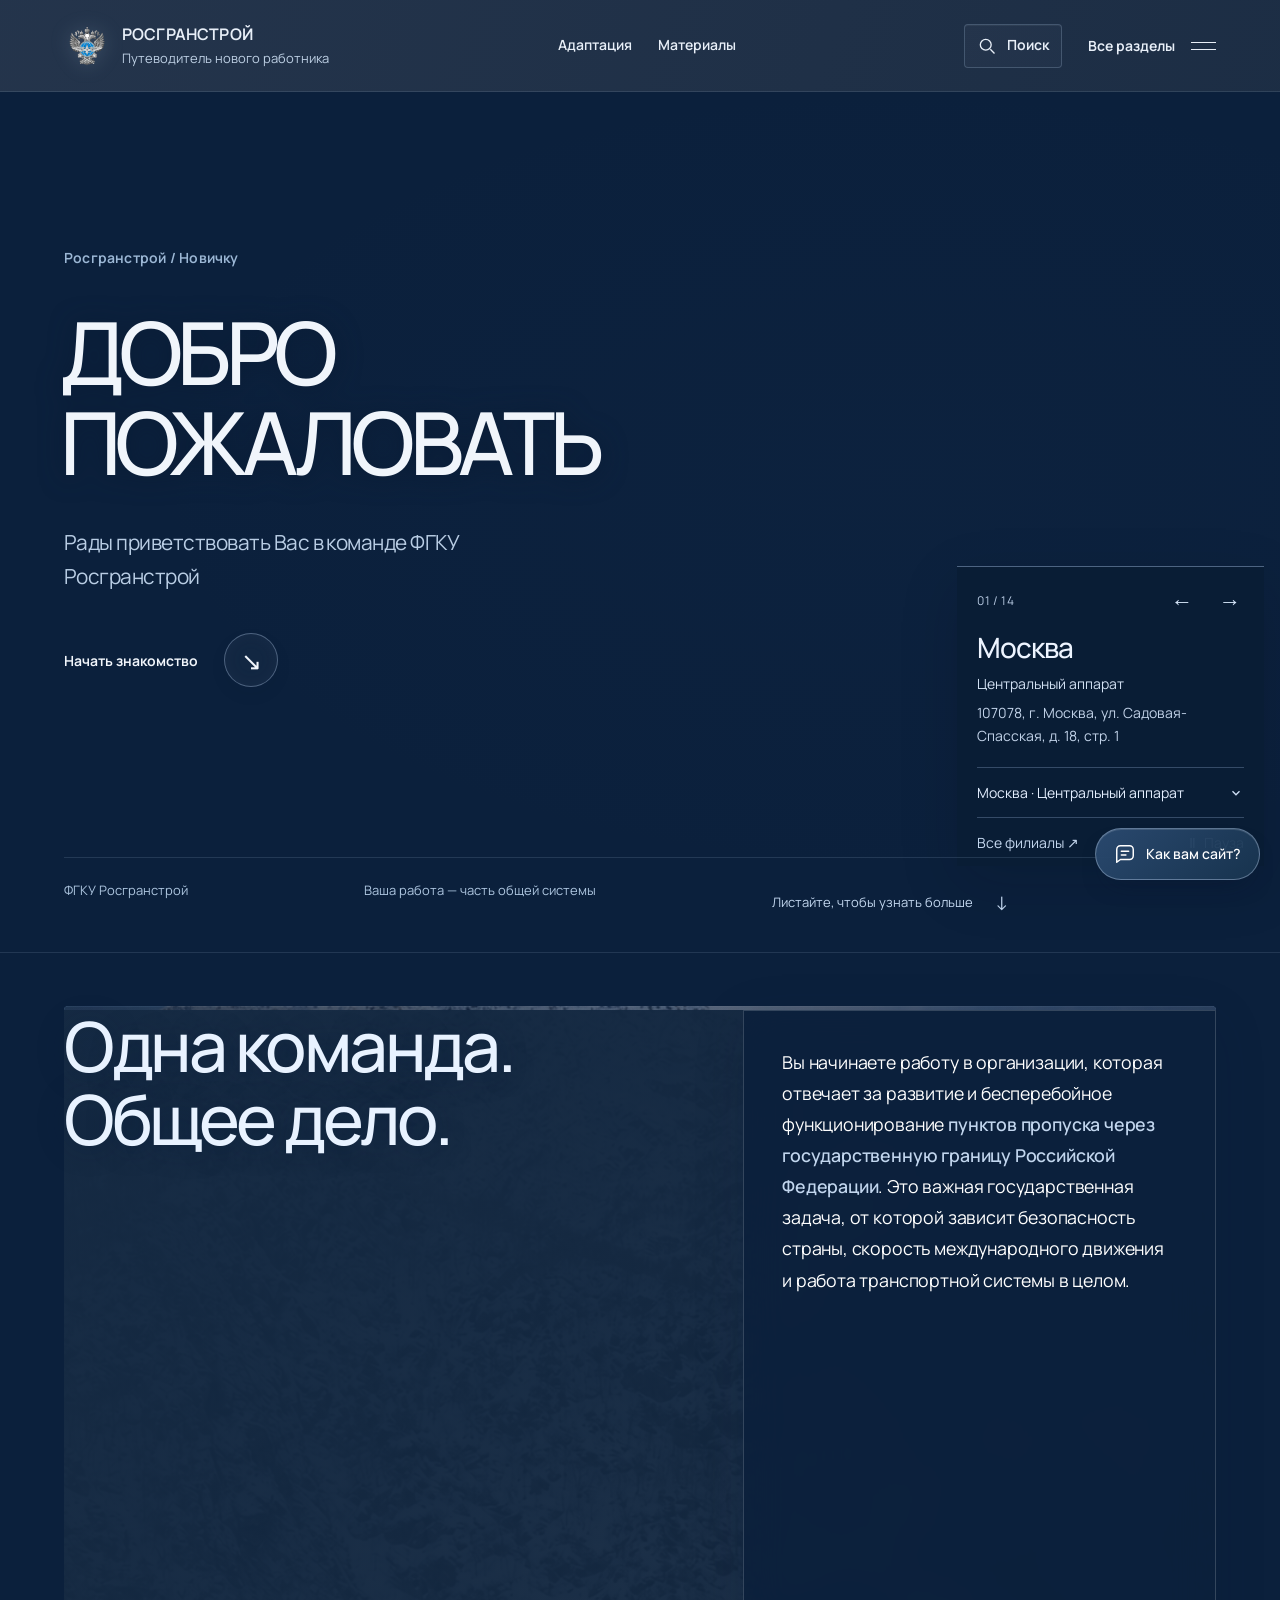
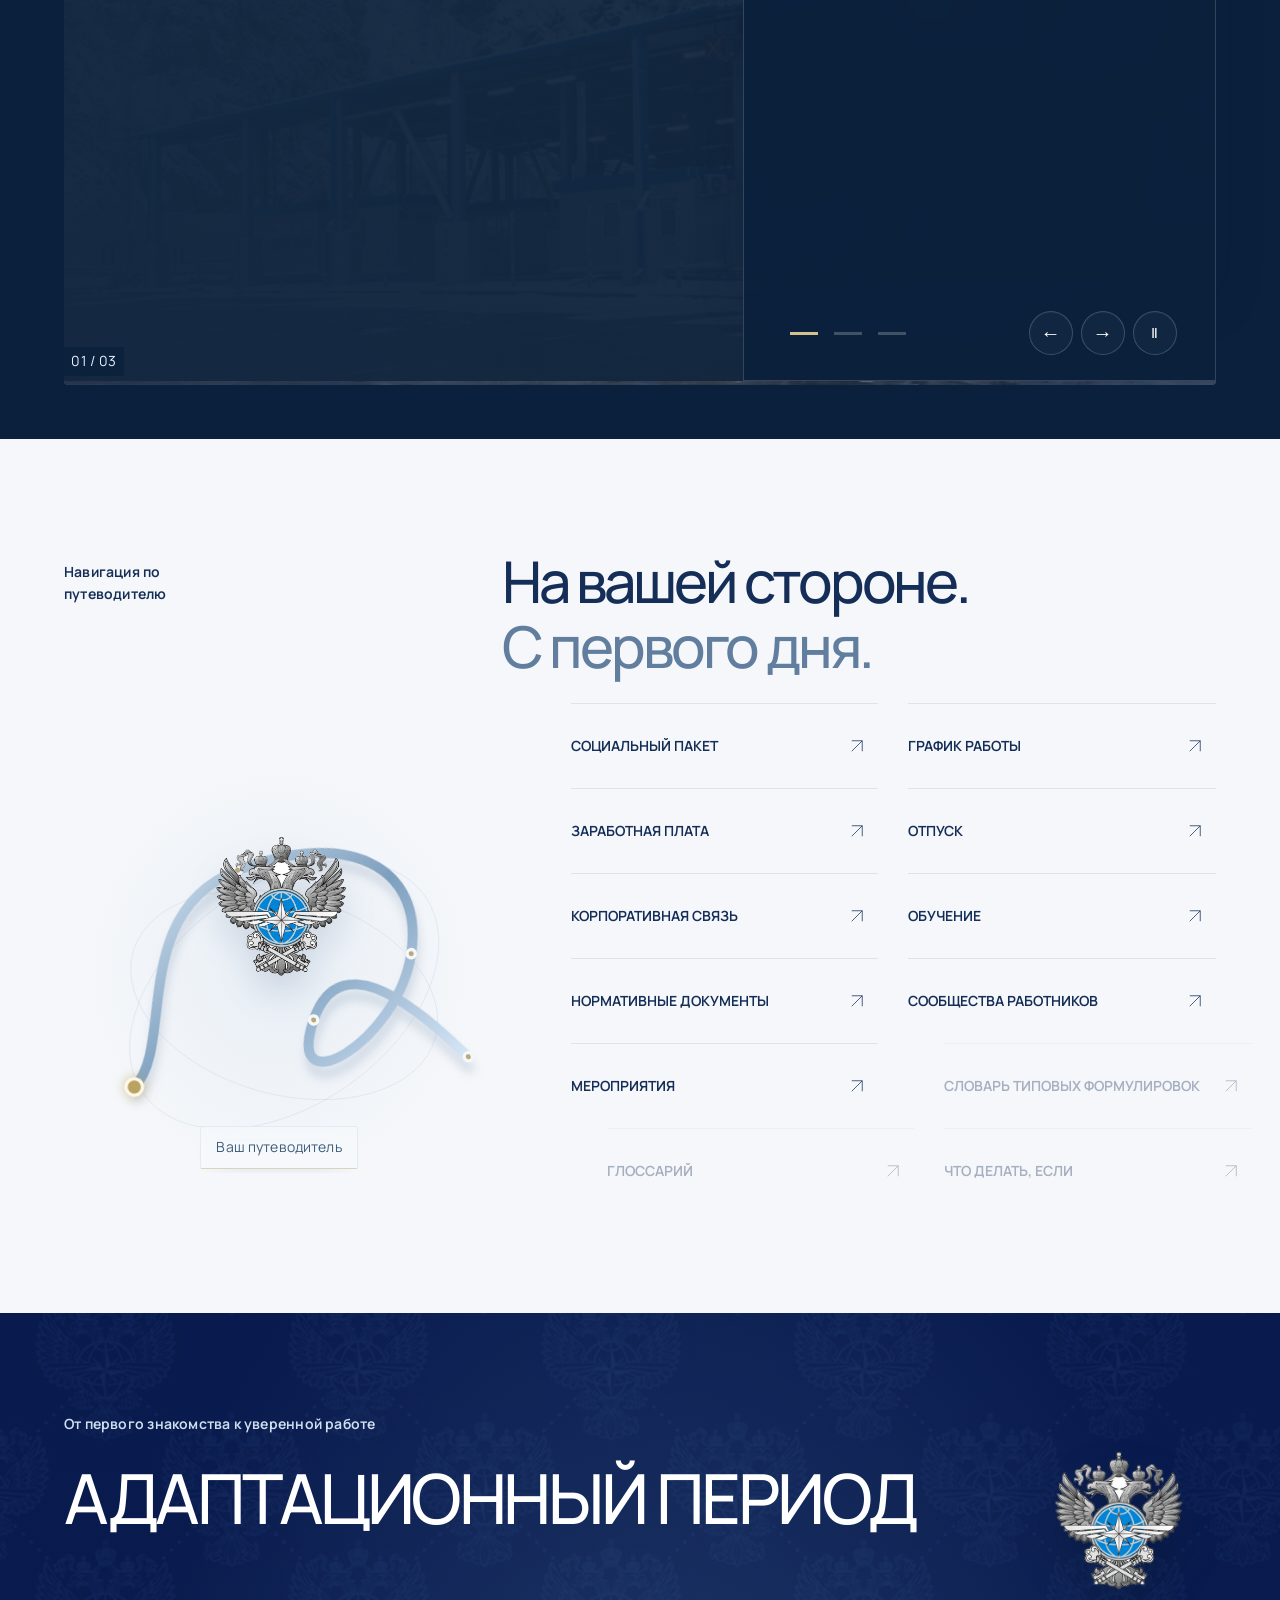
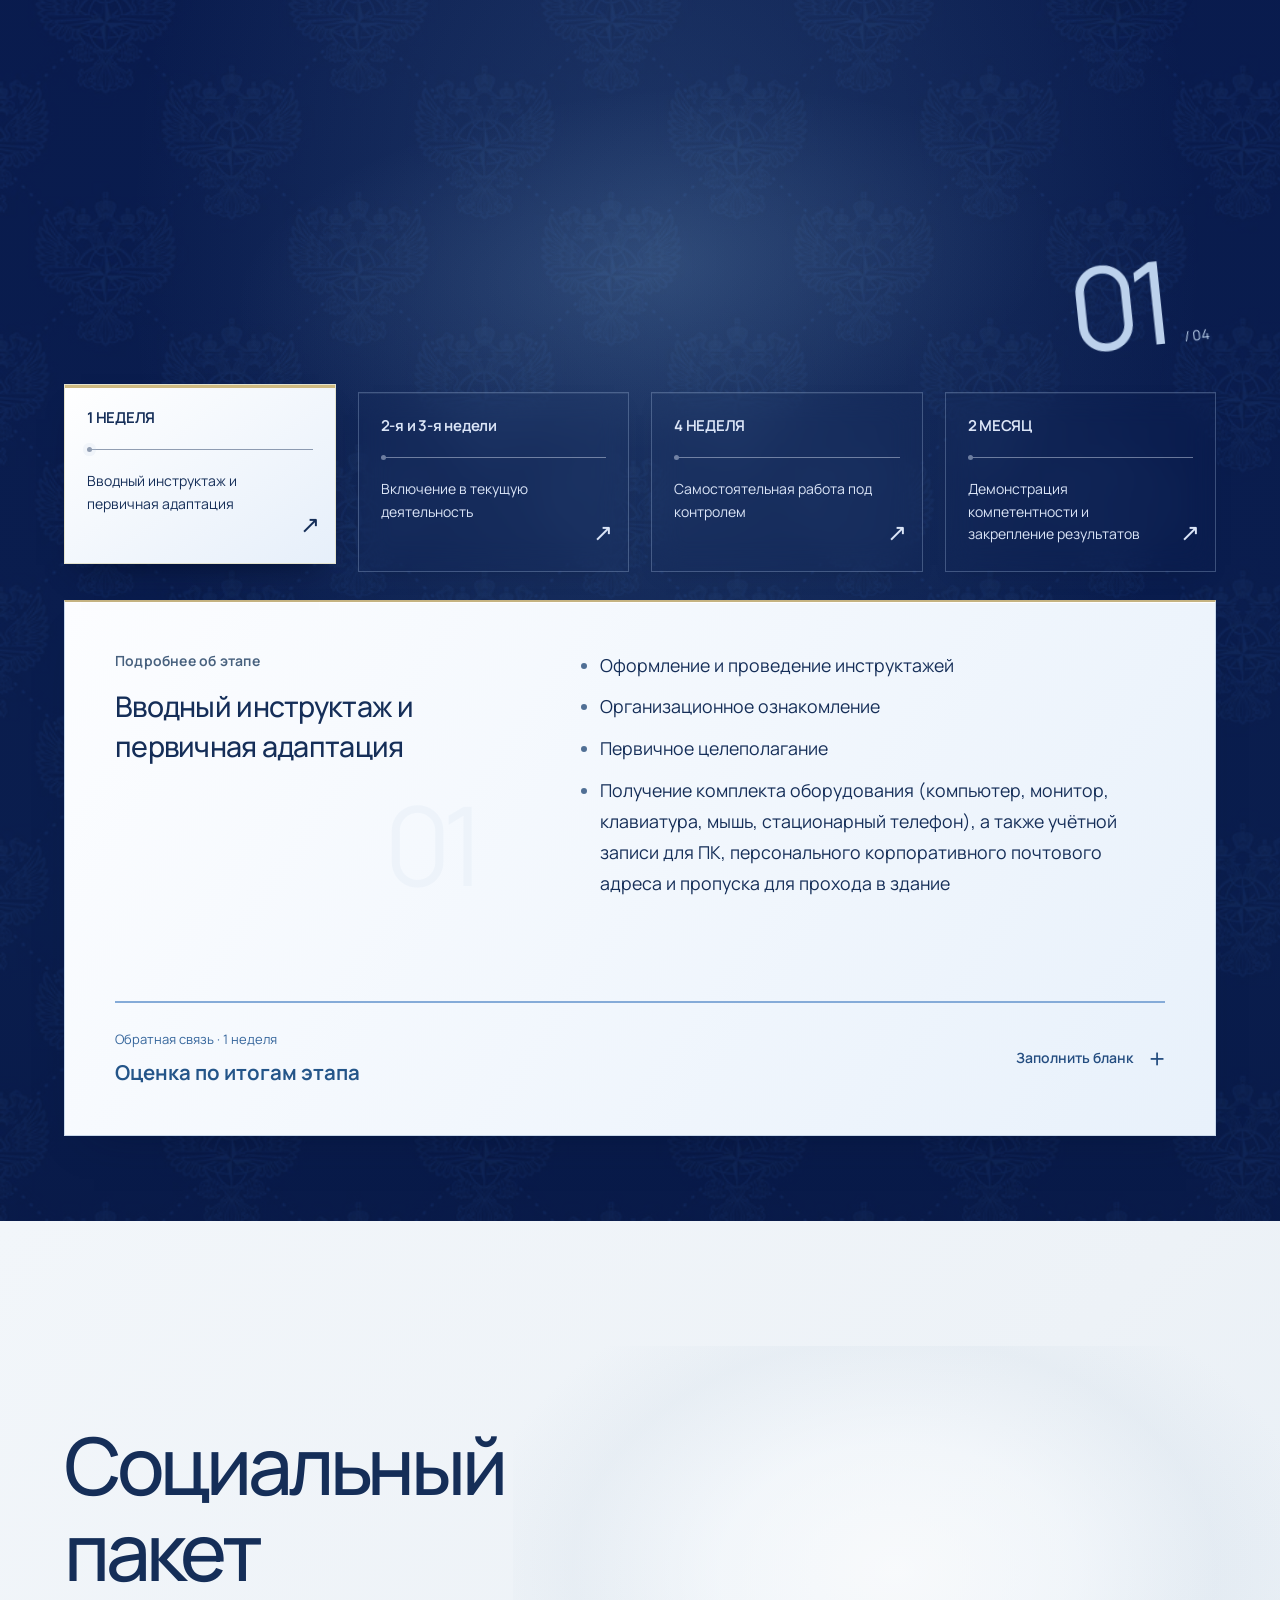
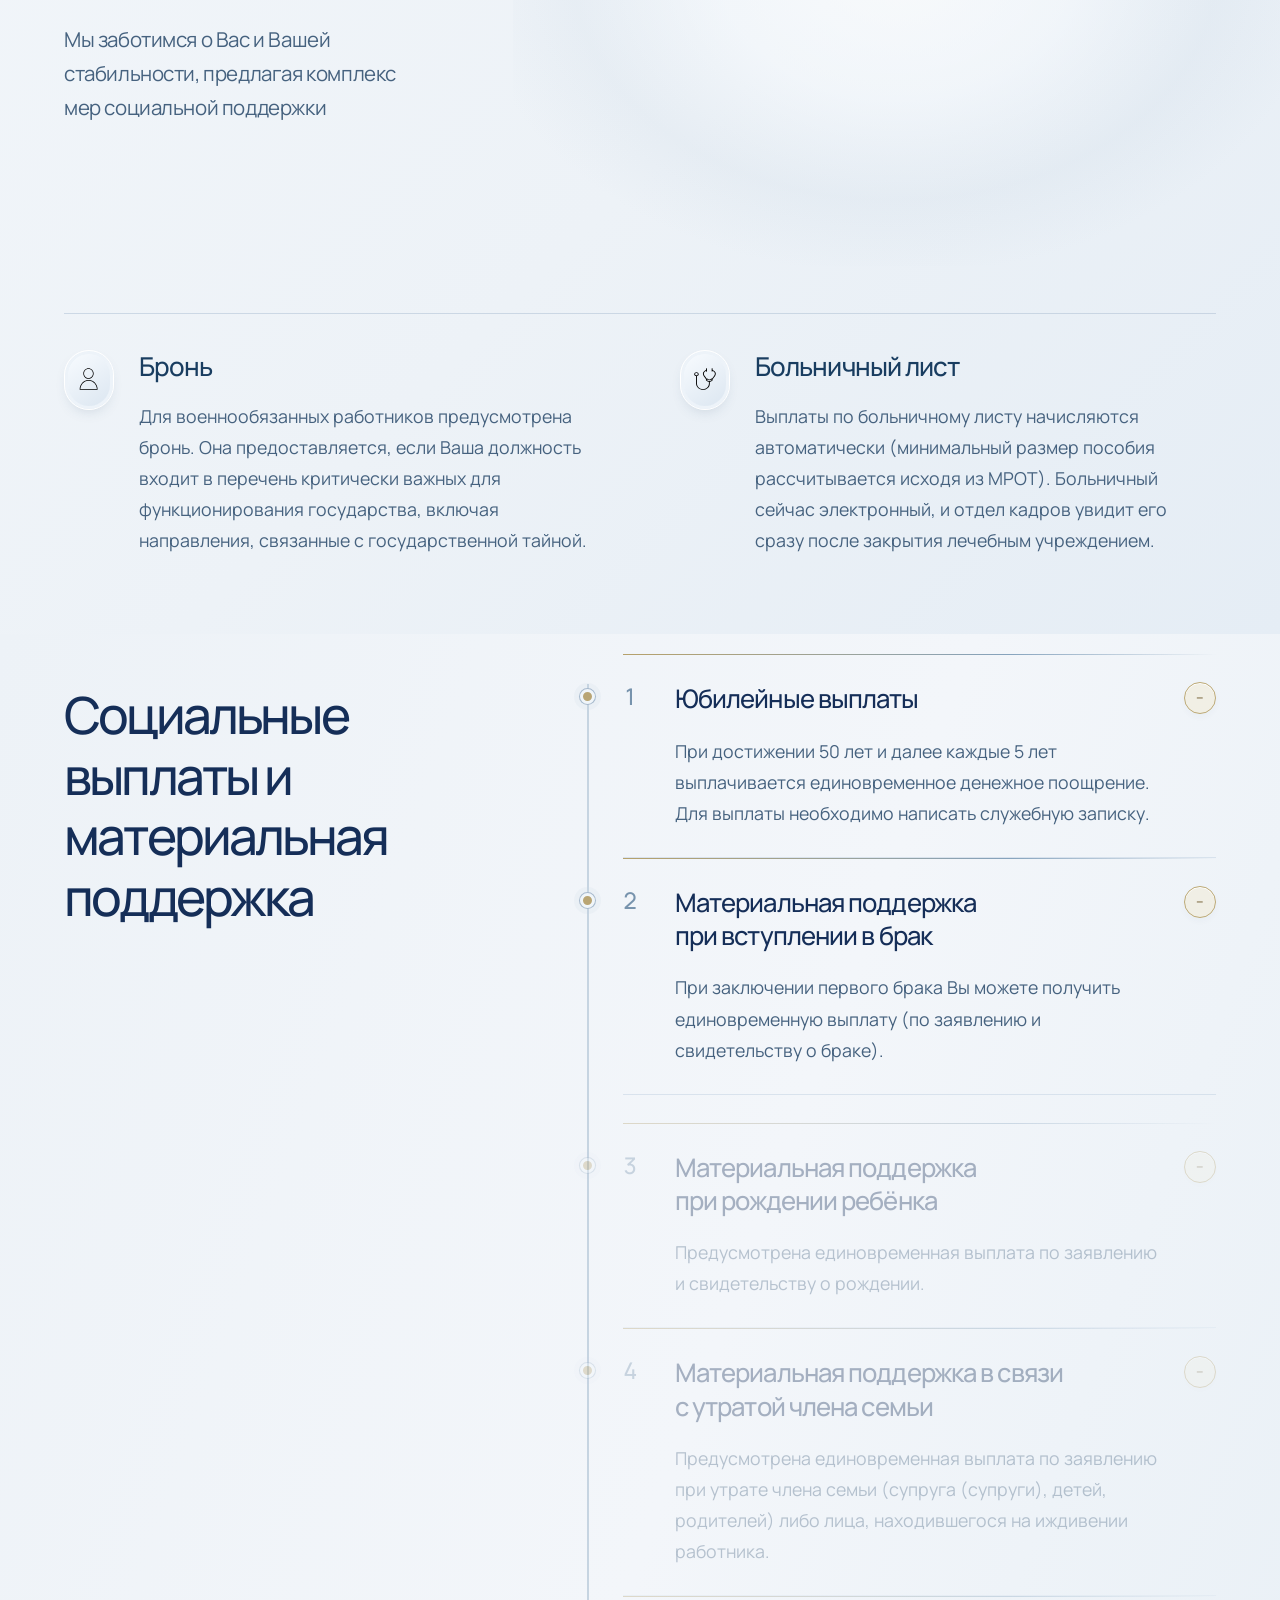
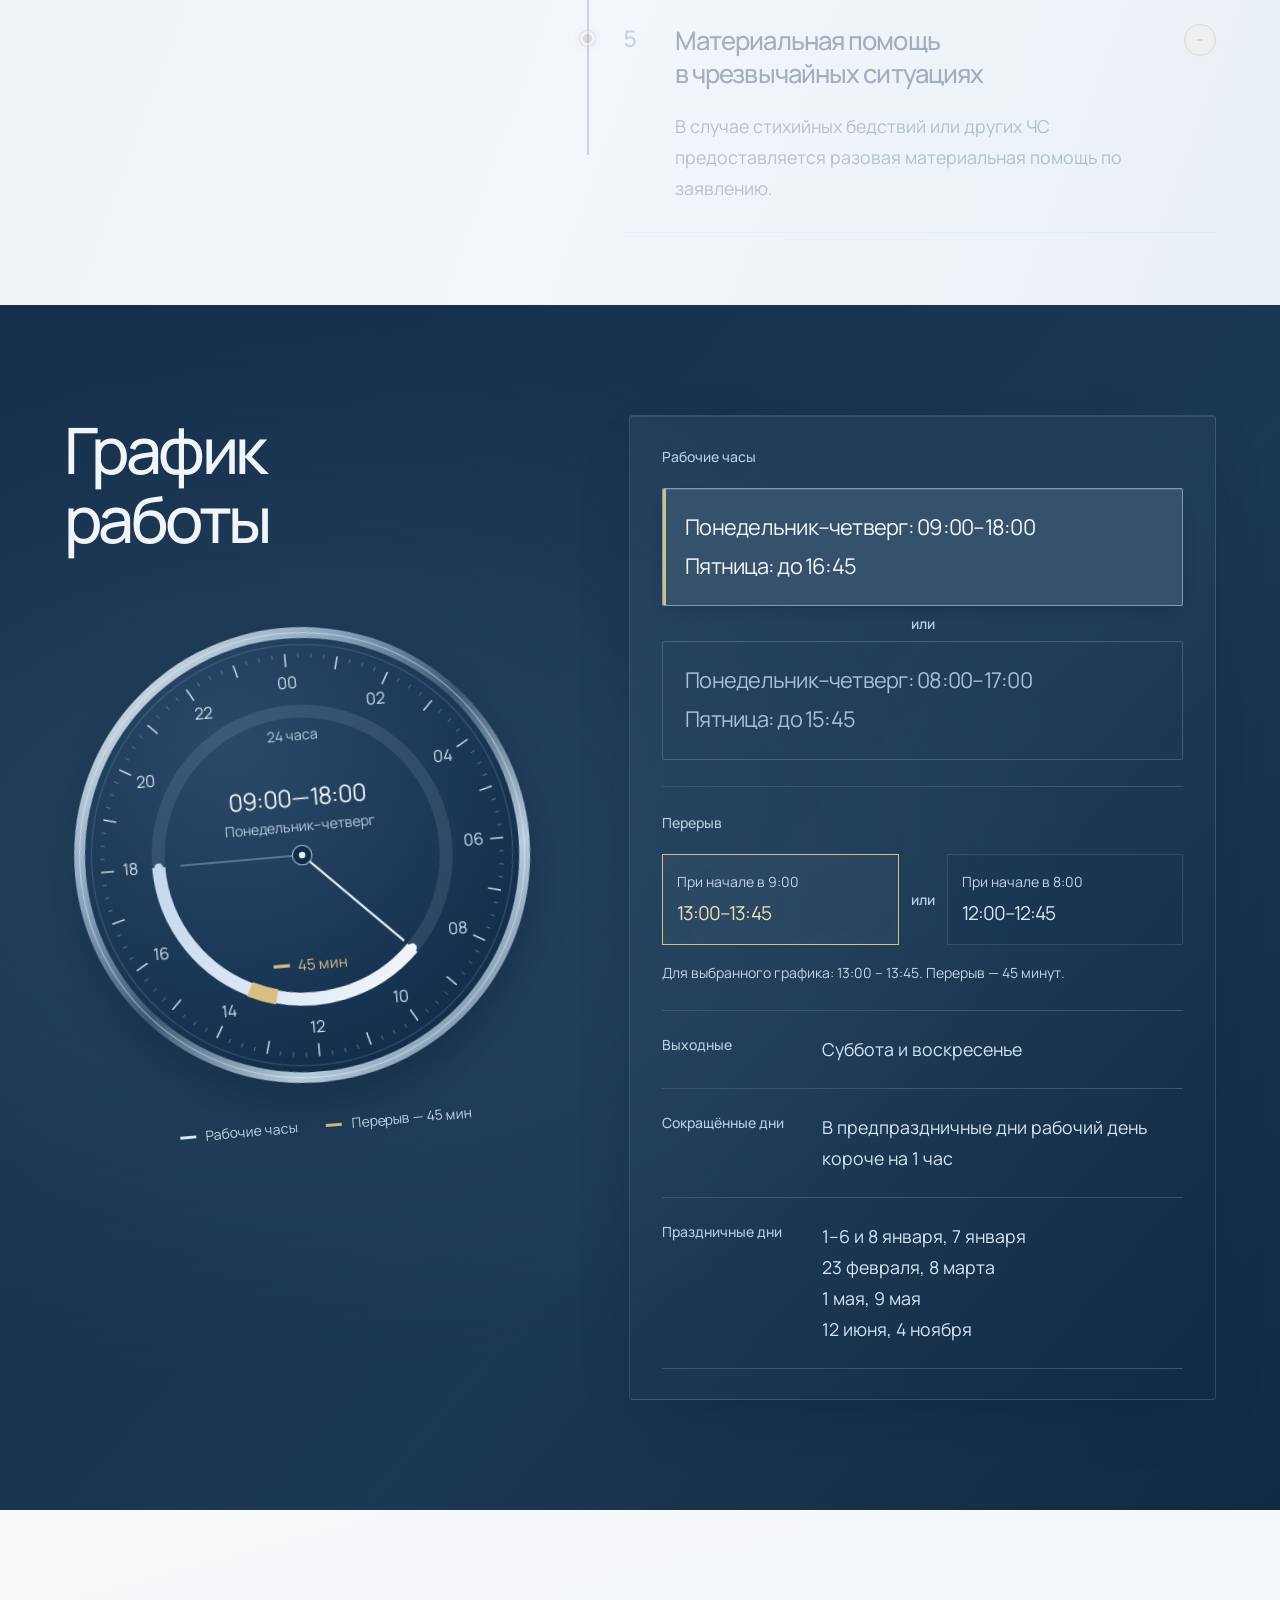
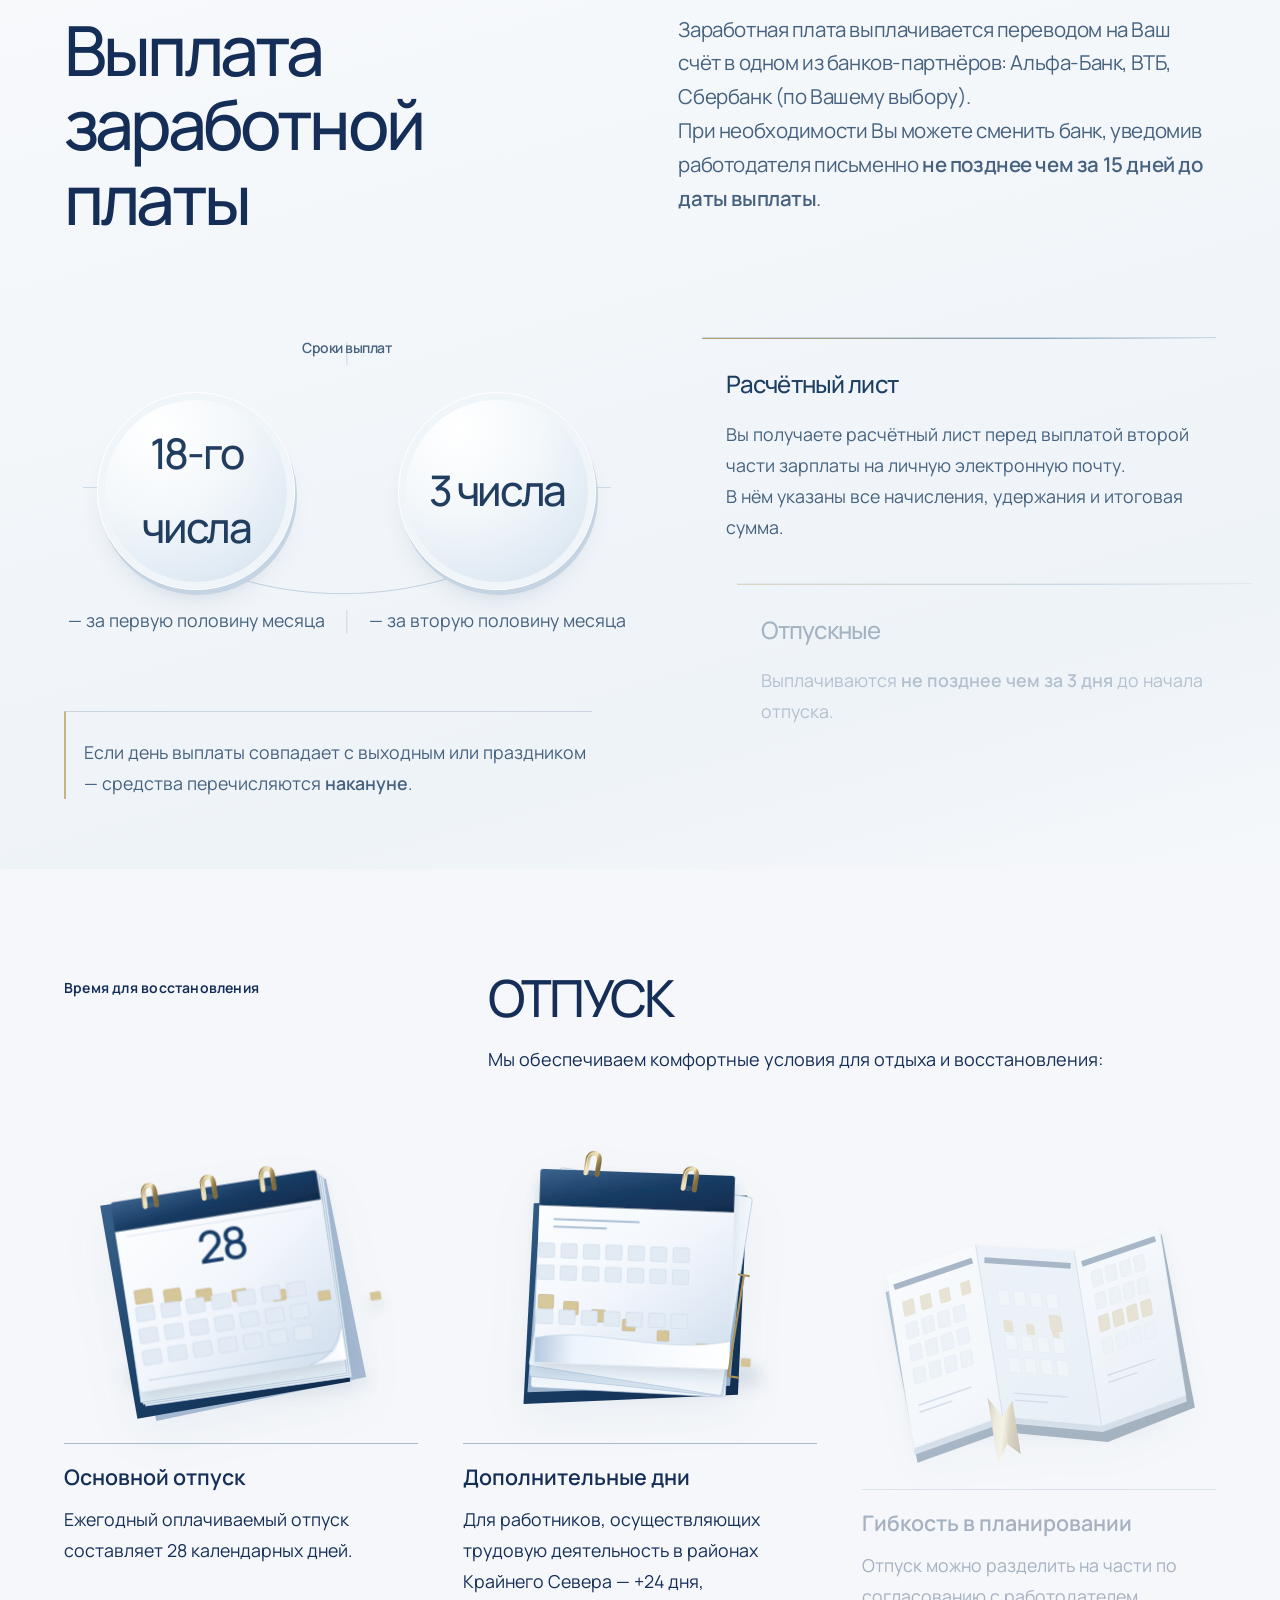
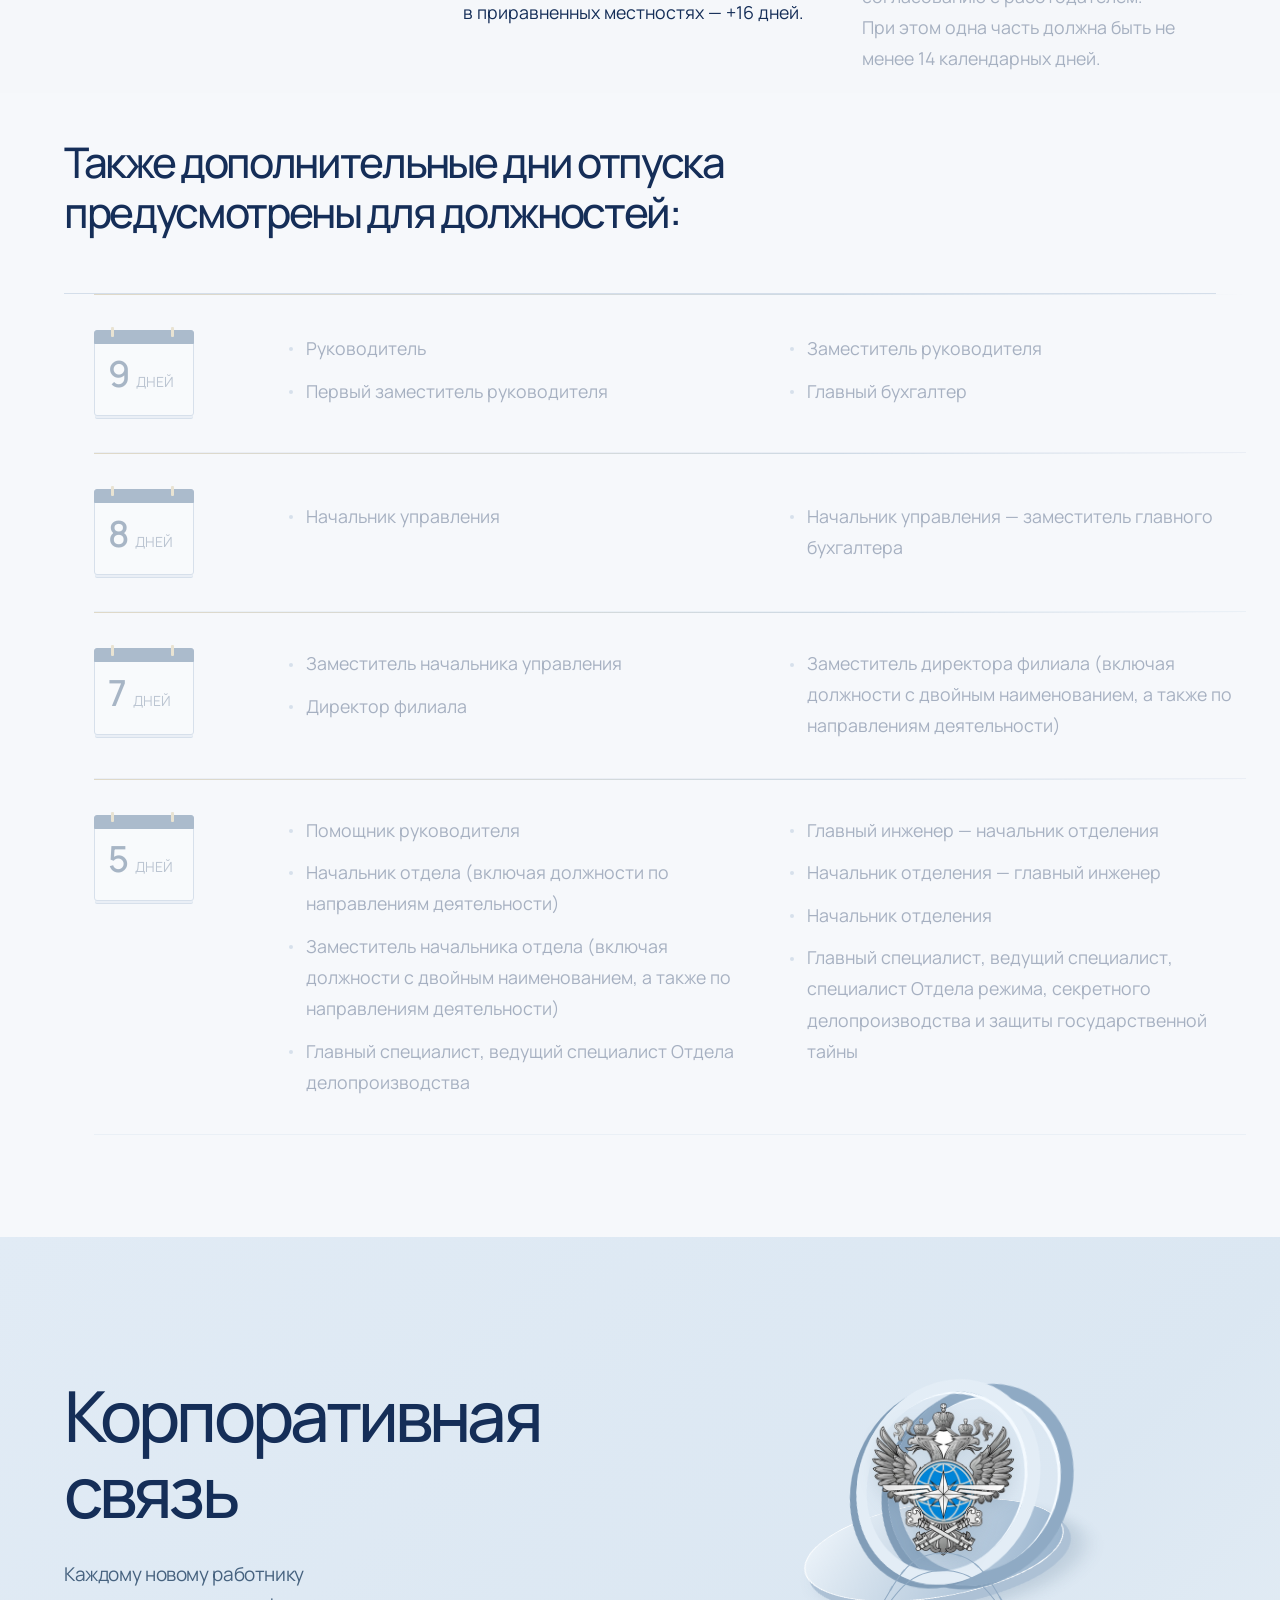
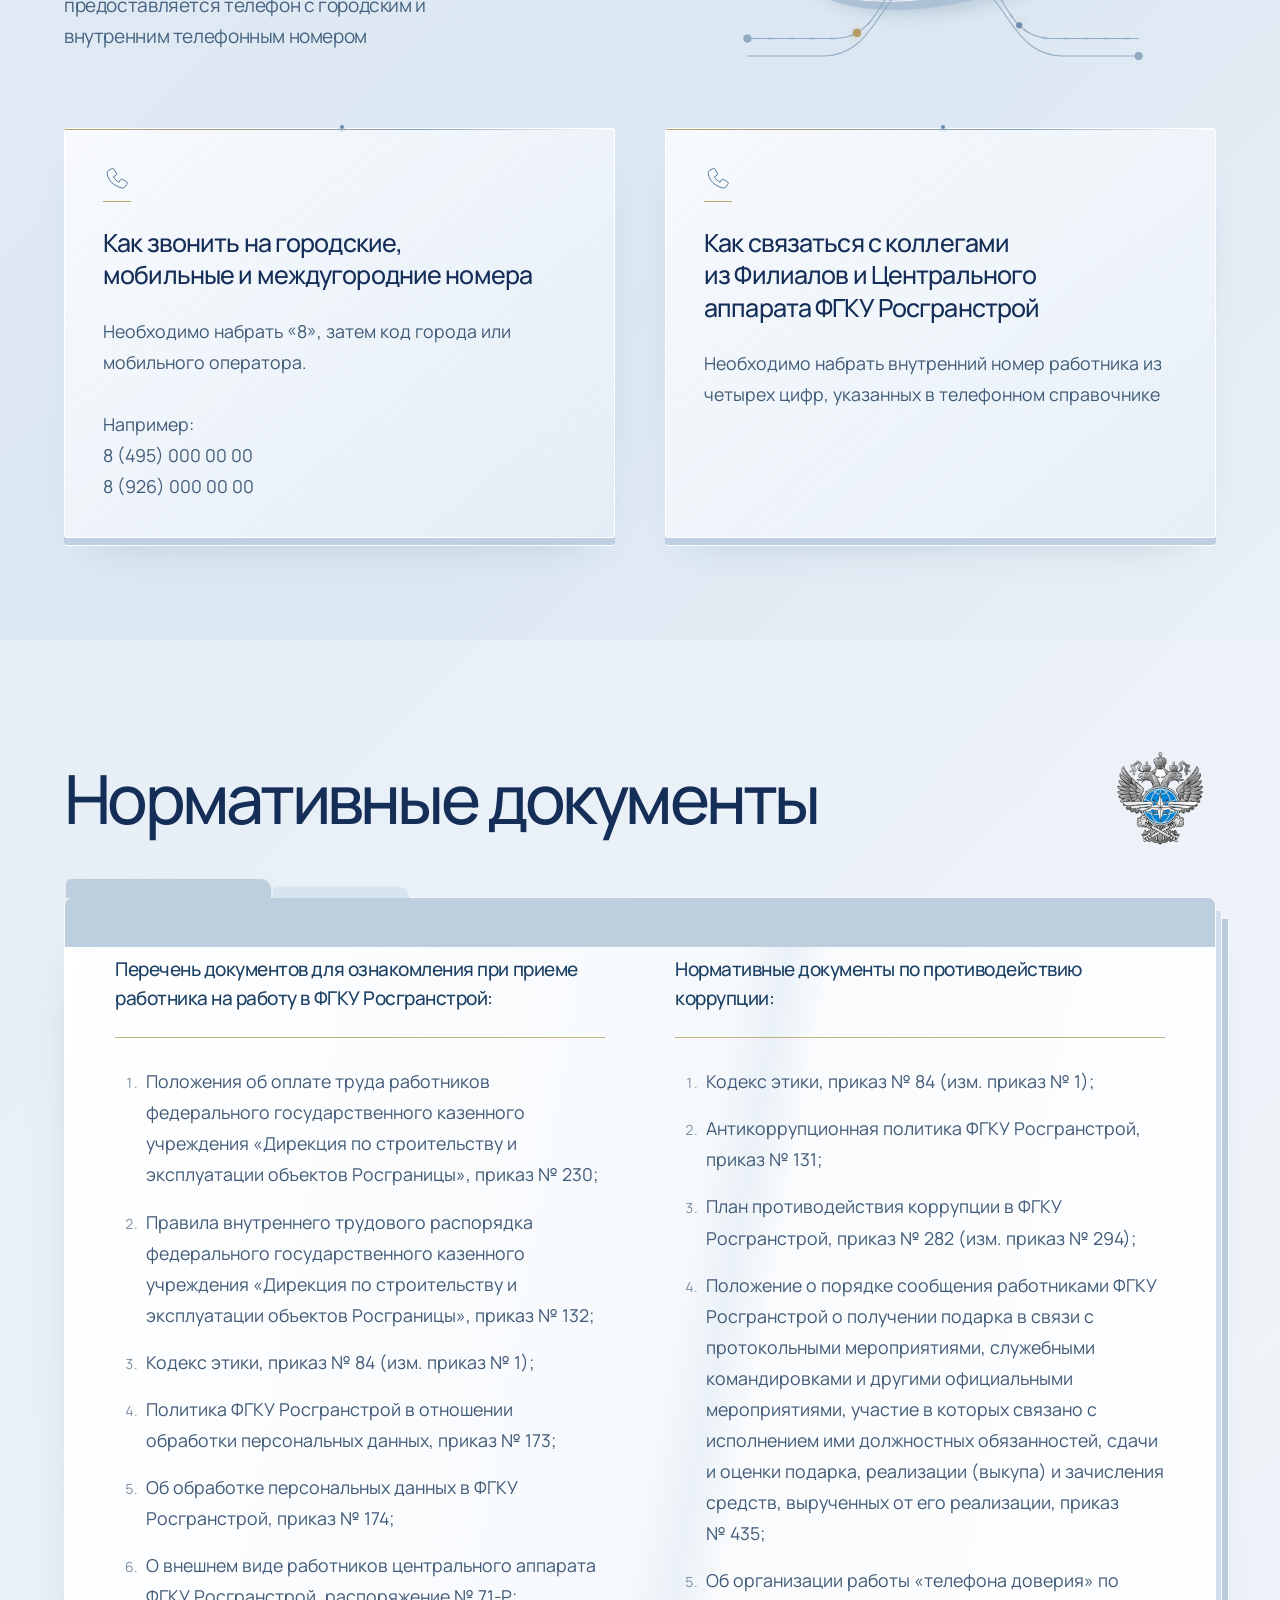
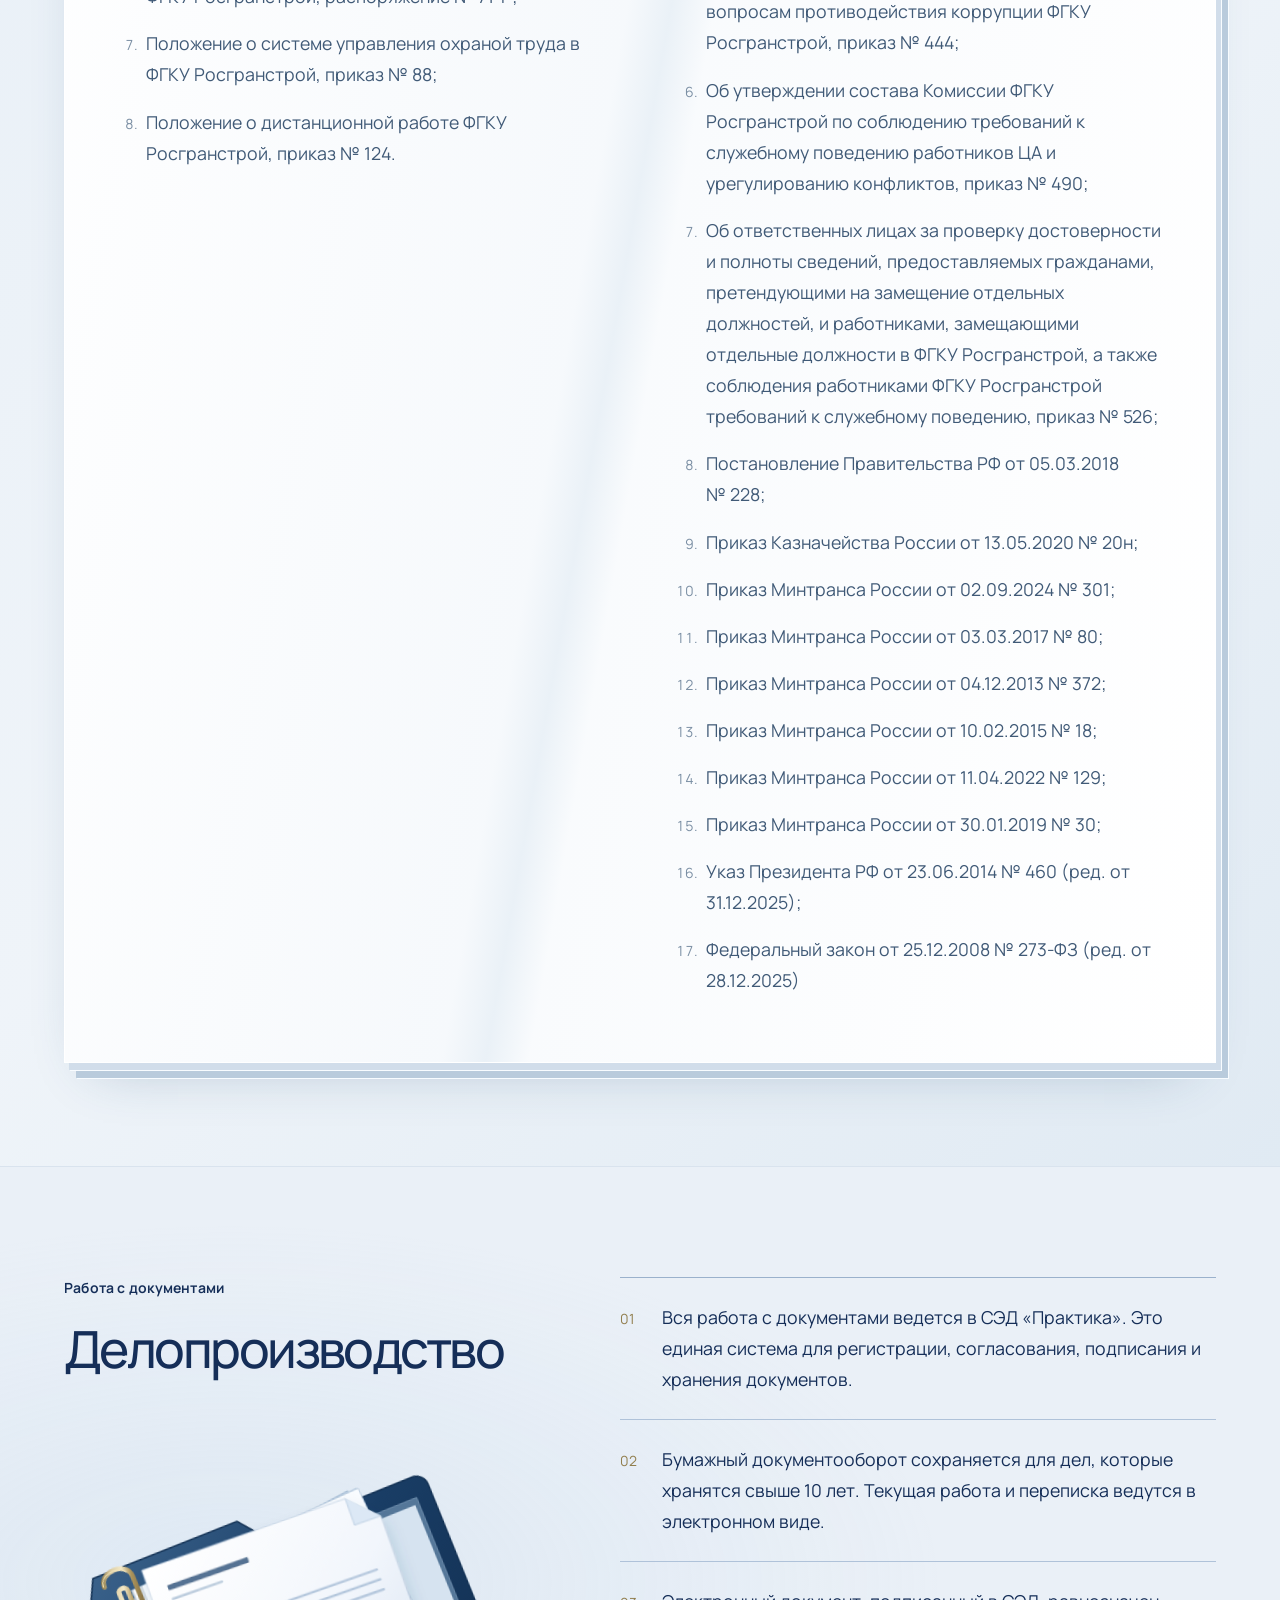
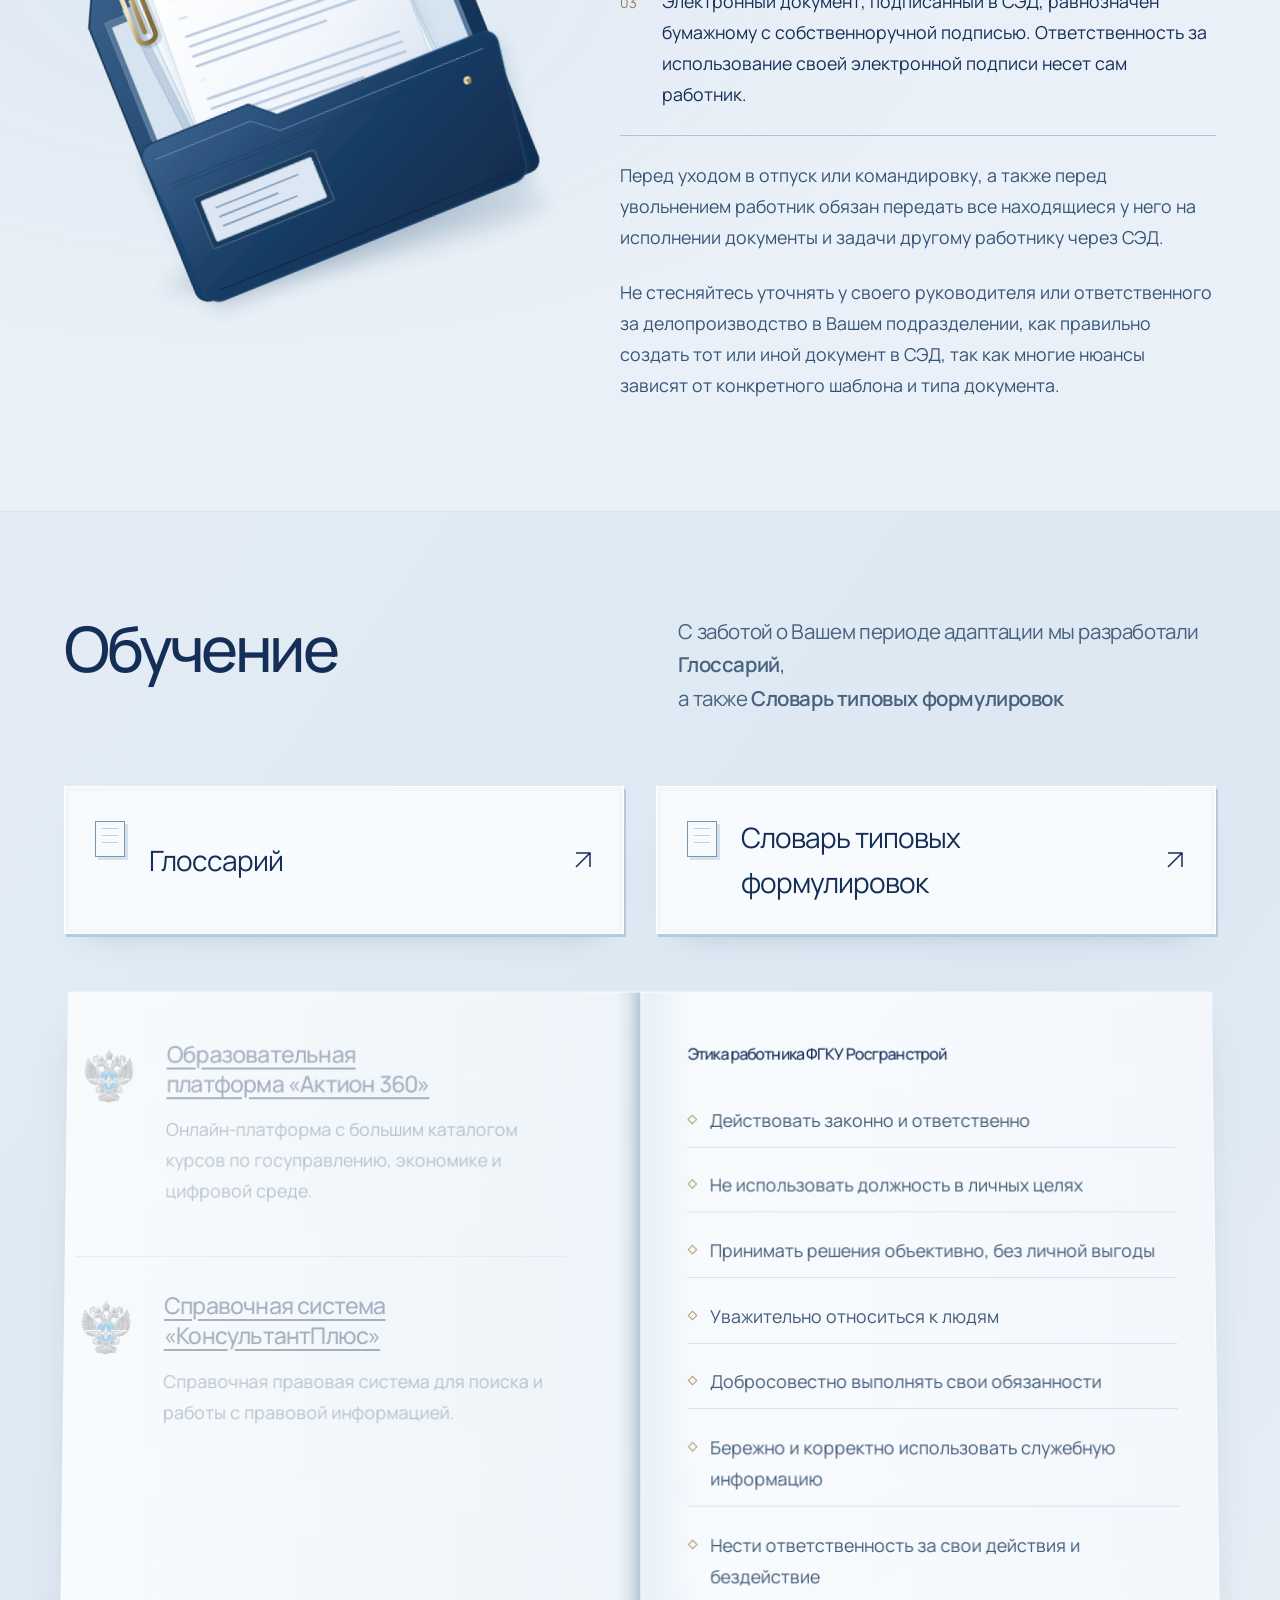
<file: index.html>
<!doctype html>
<html lang="ru"><head><meta charset="UTF-8"><meta name="viewport" content="width=device-width, initial-scale=1"><meta name="robots" content="noindex,nofollow"><title>Новичку — ФГКУ Росгранстрой</title>  
  <script type="module" crossorigin src="/assets/rolldown-runtime-CbXtAM7H.js"></script>
  <script type="module" crossorigin src="/assets/preload-helper-Be5F_5ew.js"></script>
  <script type="module" crossorigin src="/assets/main-BlO4id7M.js"></script>
  <link rel="stylesheet" crossorigin href="/assets/main-CPfRntyT.css">
</head><body><div id="root"></div></body></html>
</file>
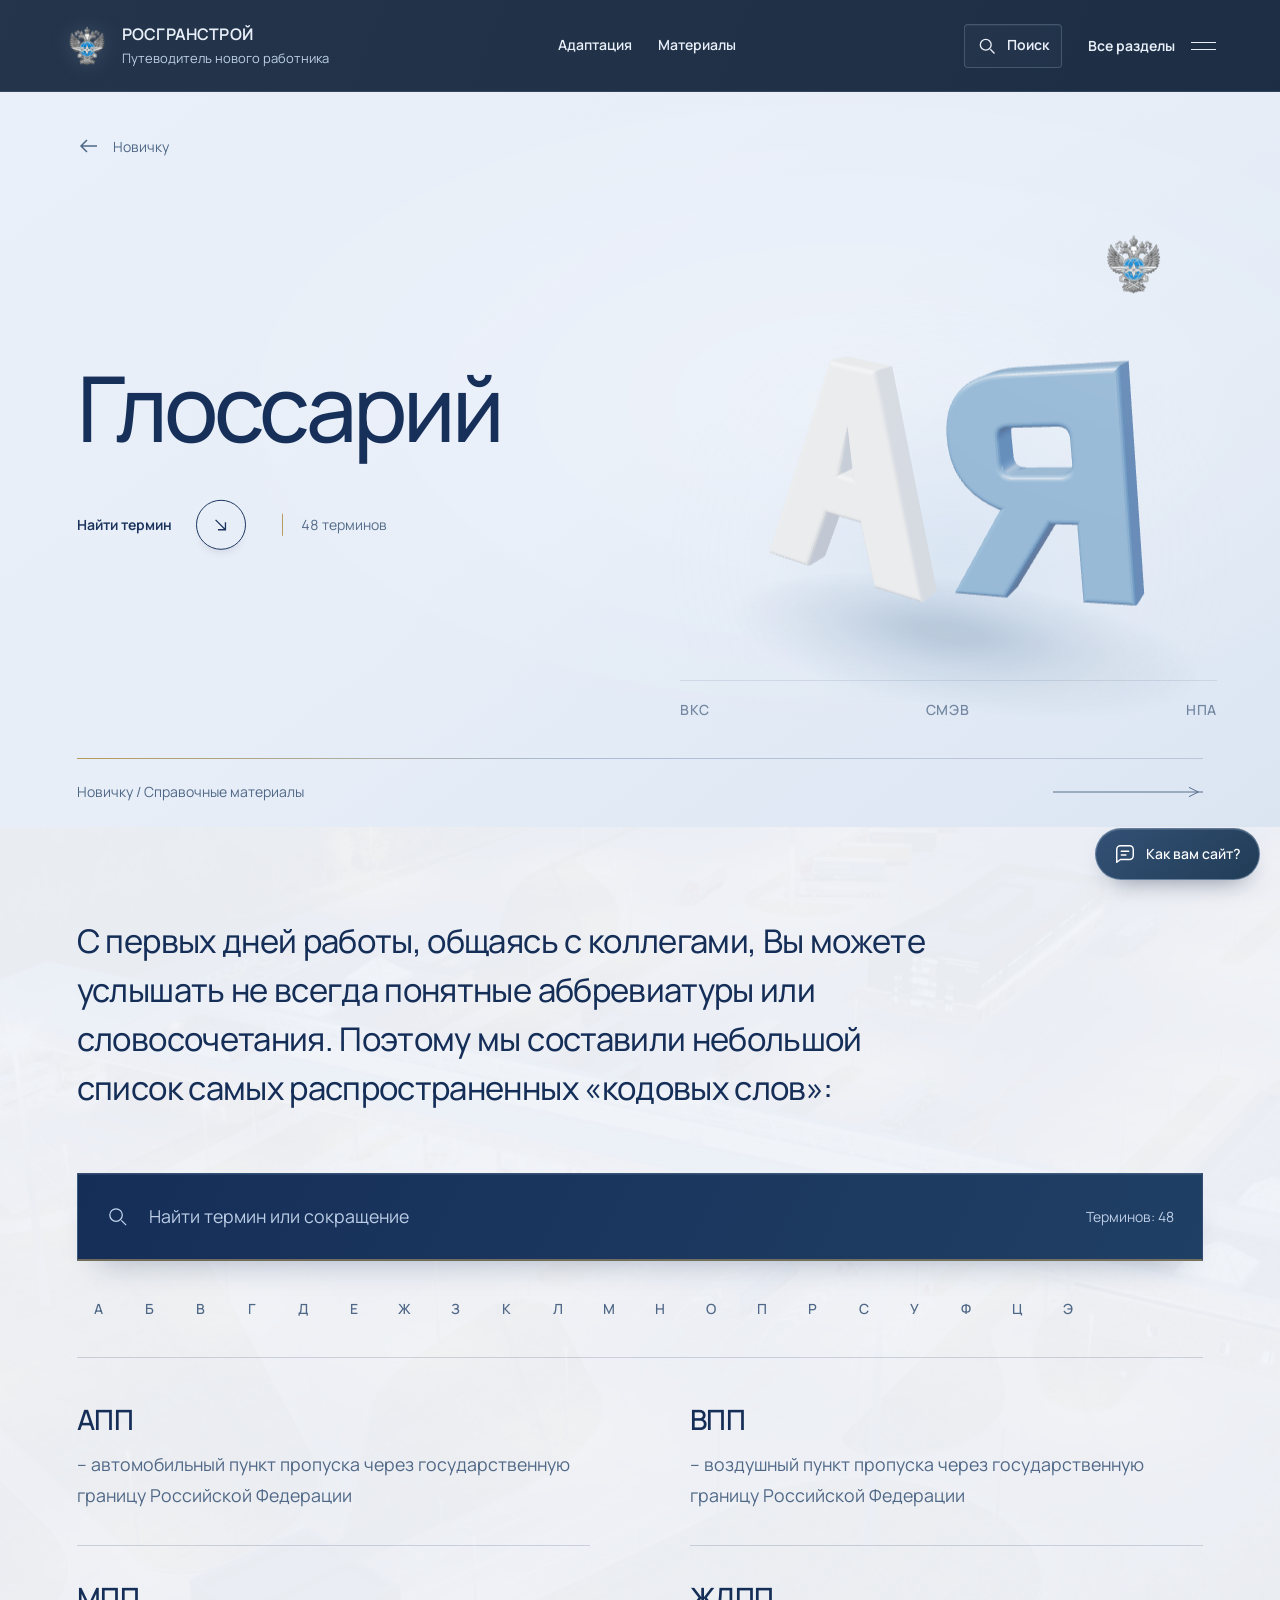
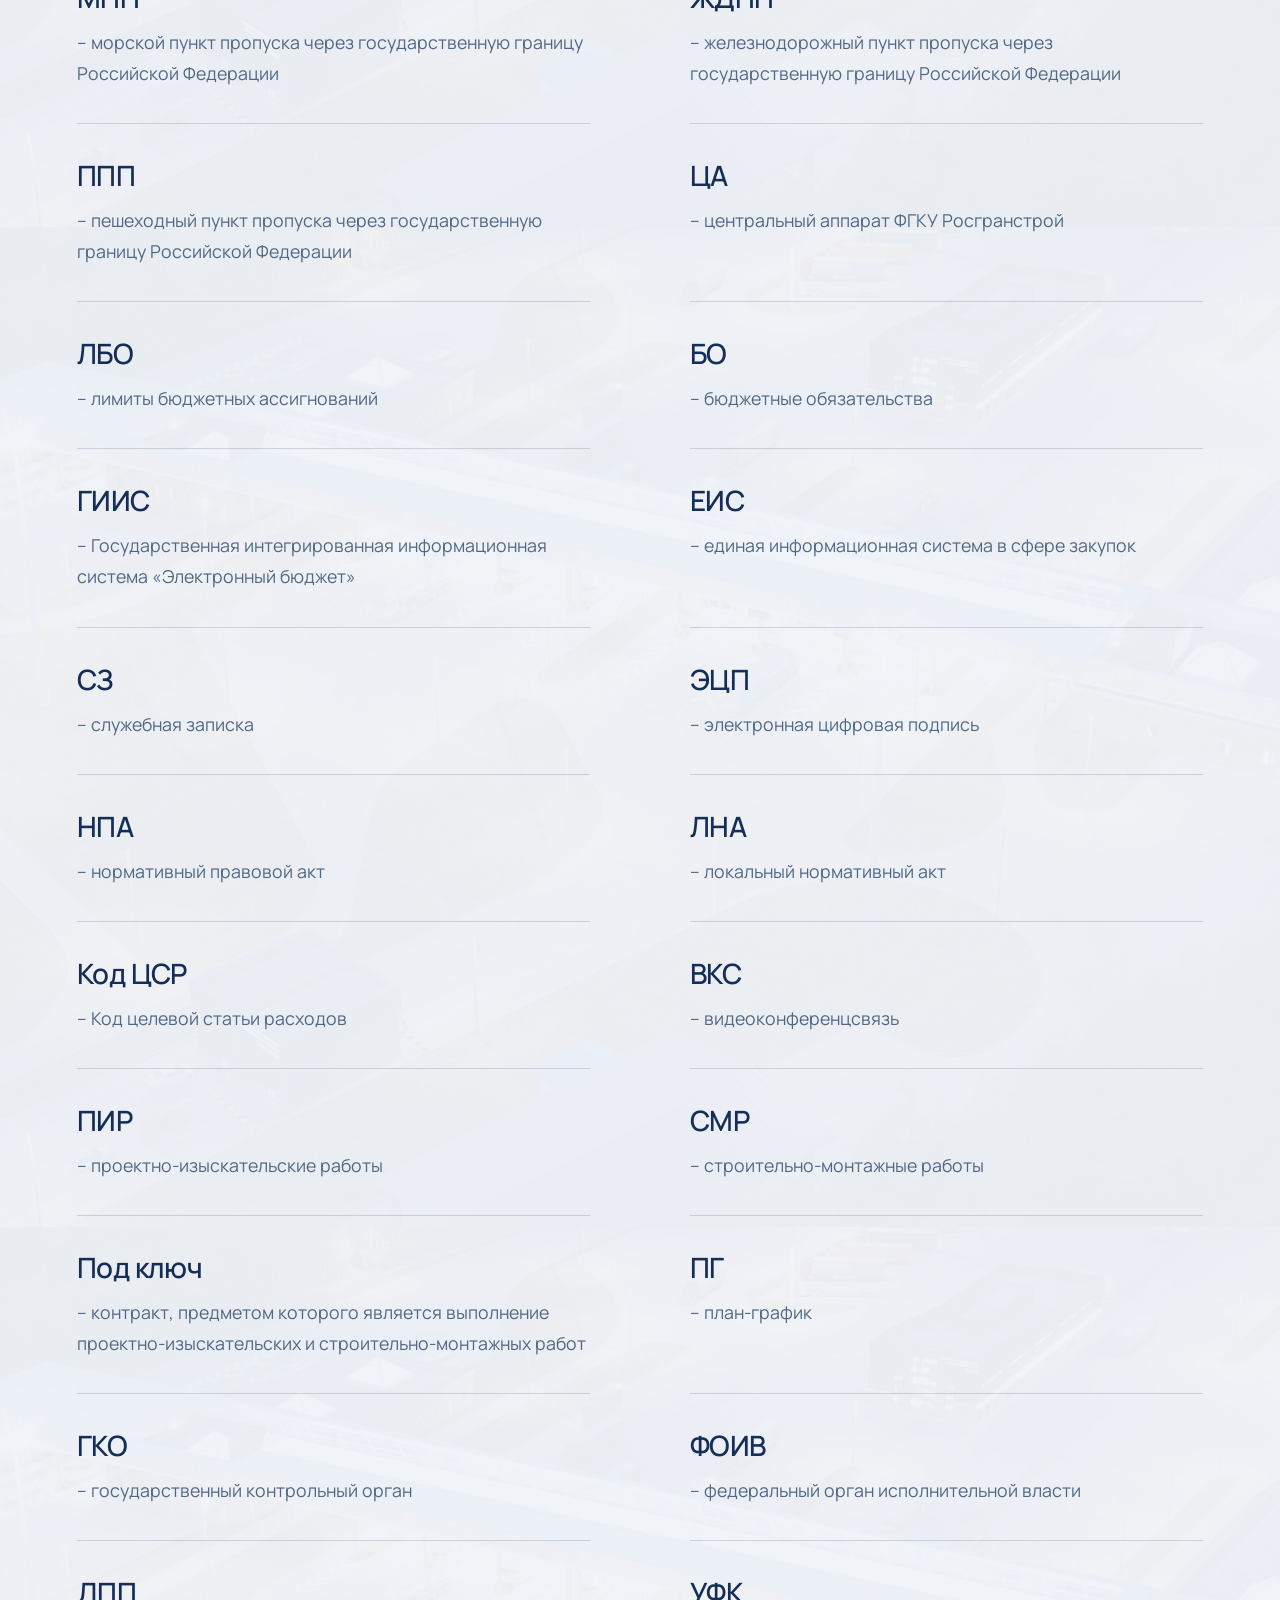
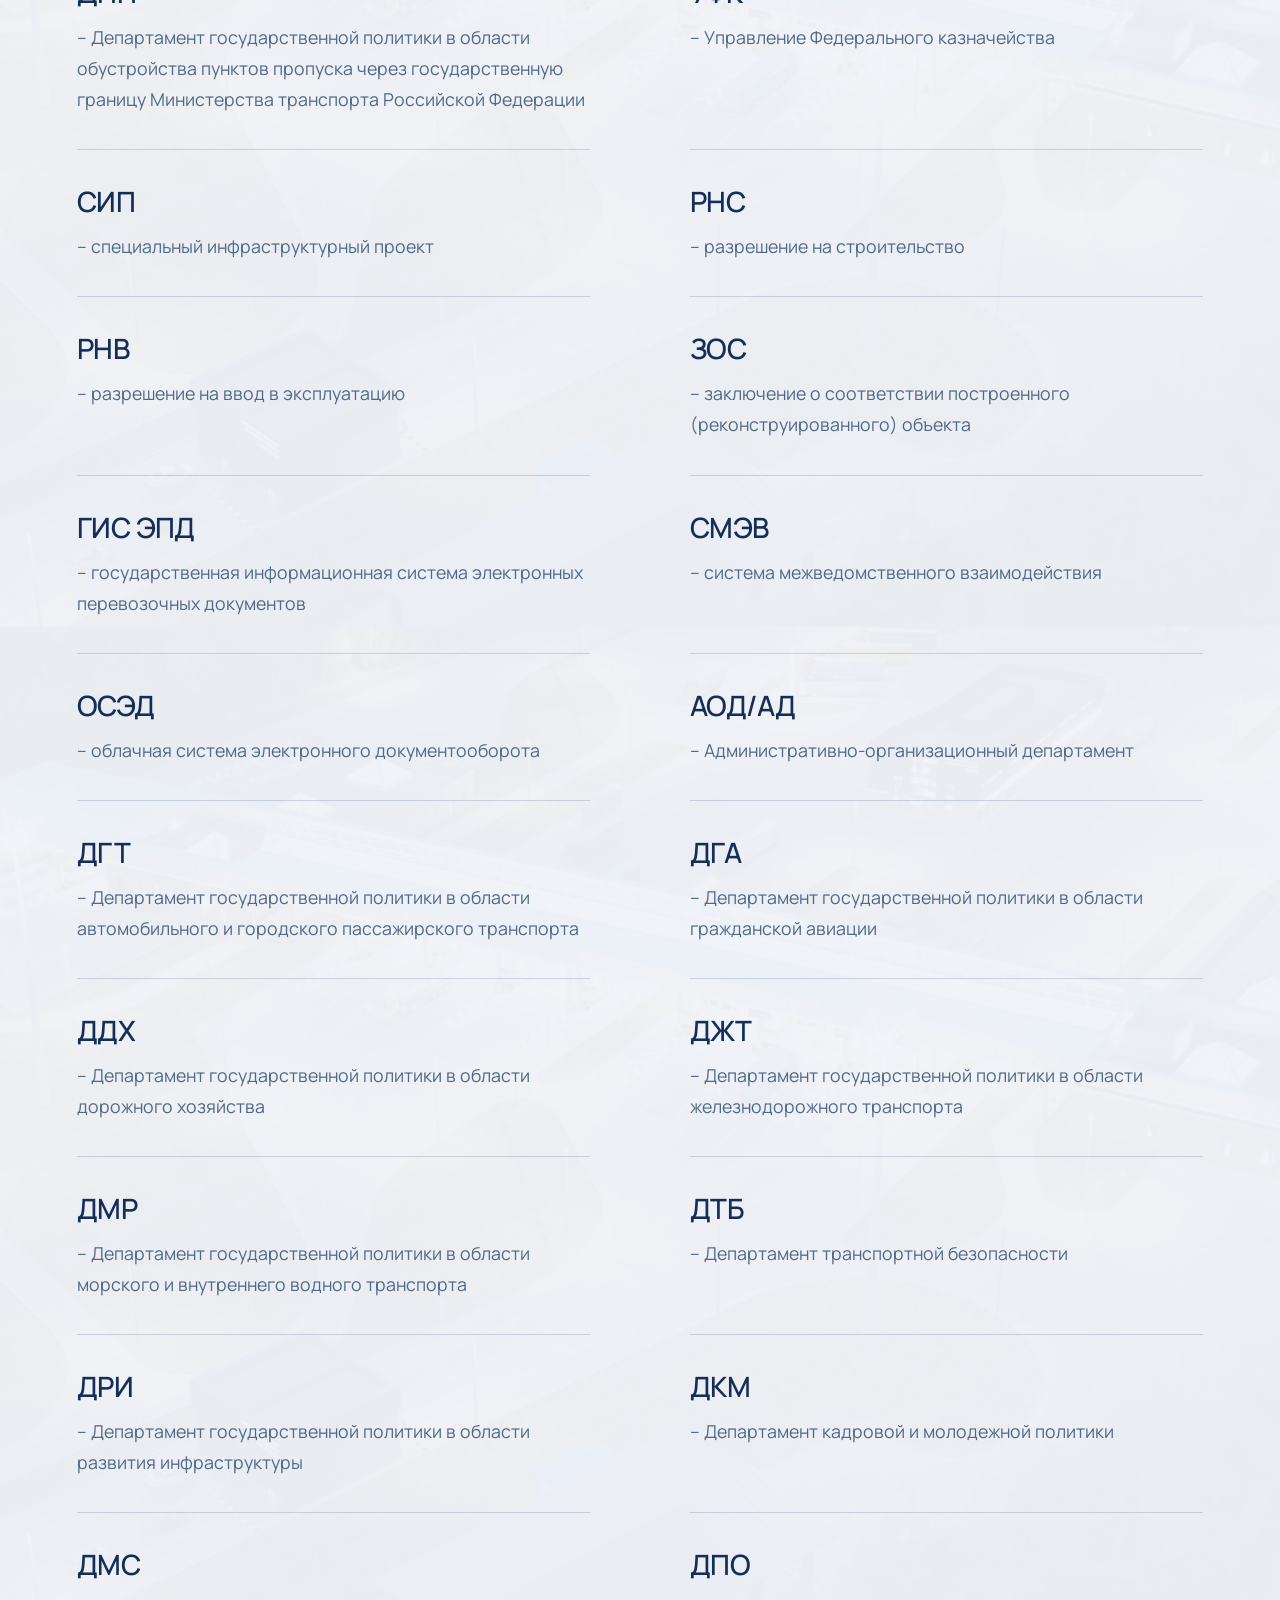
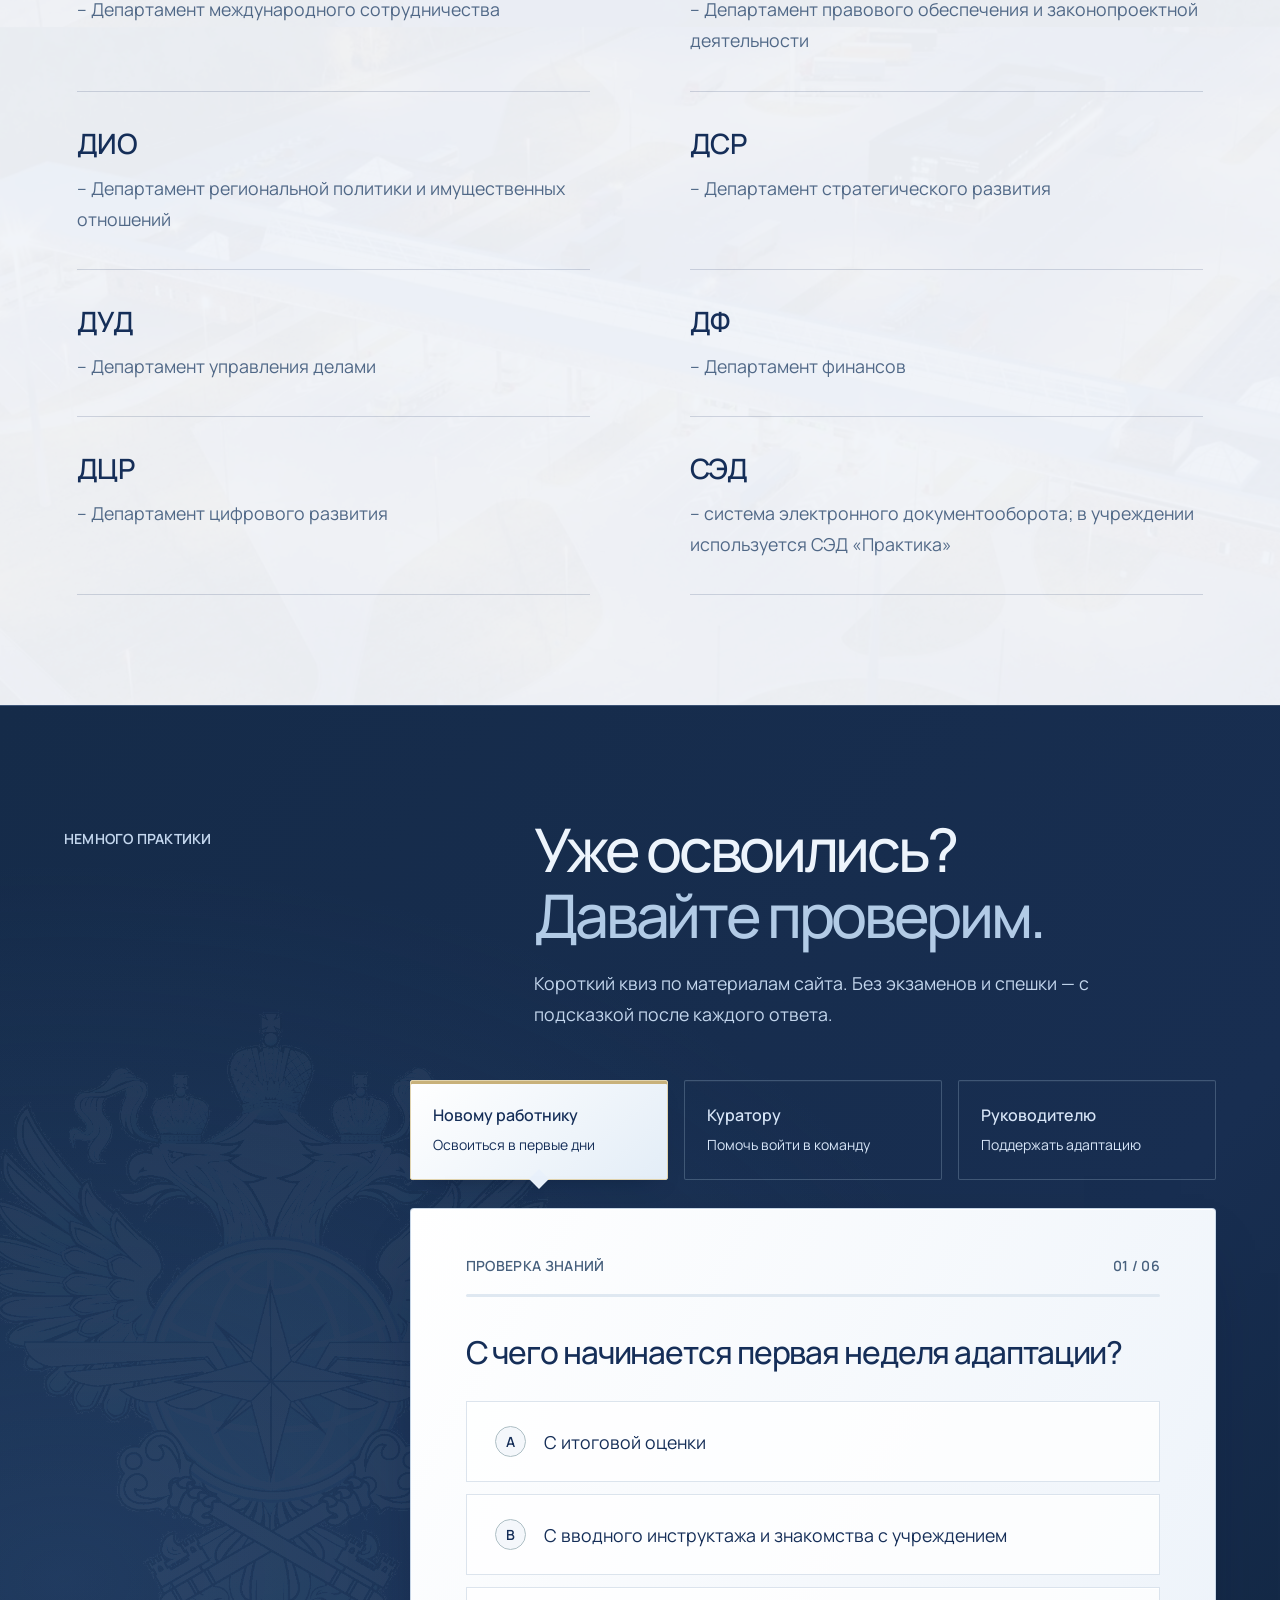
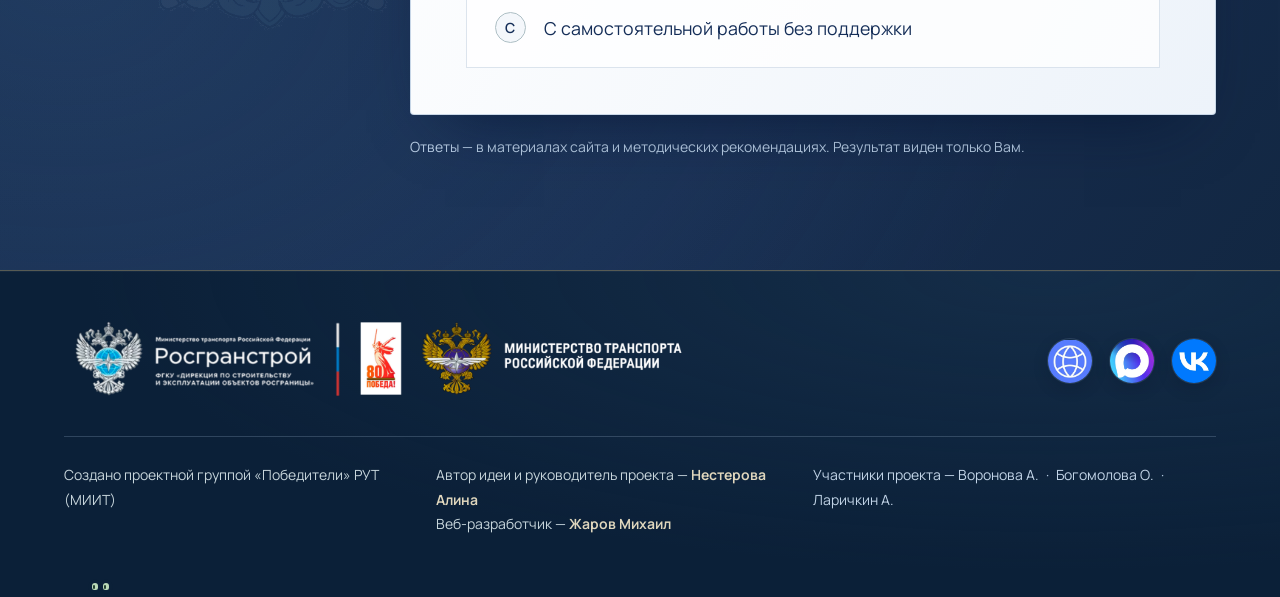
<file: abrter/index.html>
<!doctype html>
<html lang="ru"><head><meta charset="UTF-8"><meta name="viewport" content="width=device-width, initial-scale=1"><meta name="robots" content="noindex,nofollow"><title>Глоссарий</title>  
  <script type="module" crossorigin src="/assets/rolldown-runtime-CbXtAM7H.js"></script>
  <script type="module" crossorigin src="/assets/preload-helper-Be5F_5ew.js"></script>
  <script type="module" crossorigin src="/assets/main-BlO4id7M.js"></script>
  <link rel="stylesheet" crossorigin href="/assets/main-CPfRntyT.css">
</head><body><div id="root"></div></body></html>
</file>
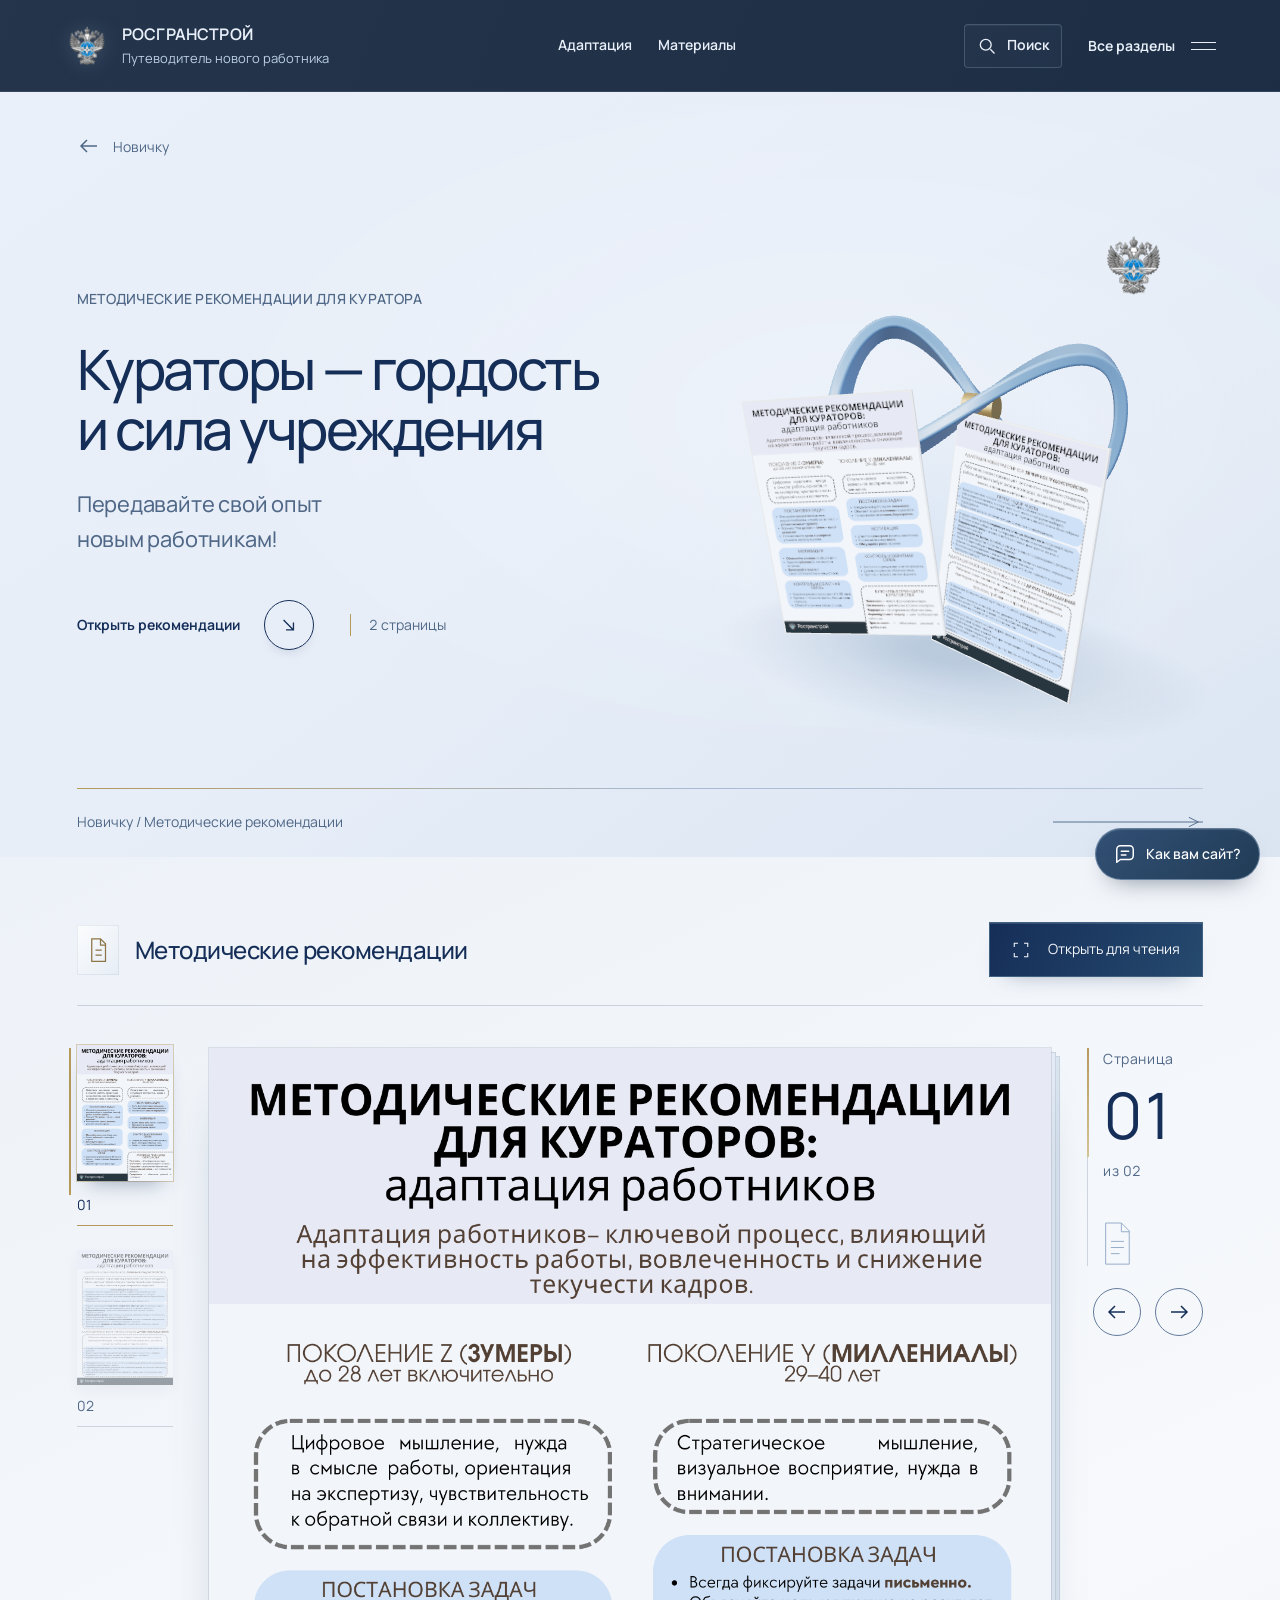
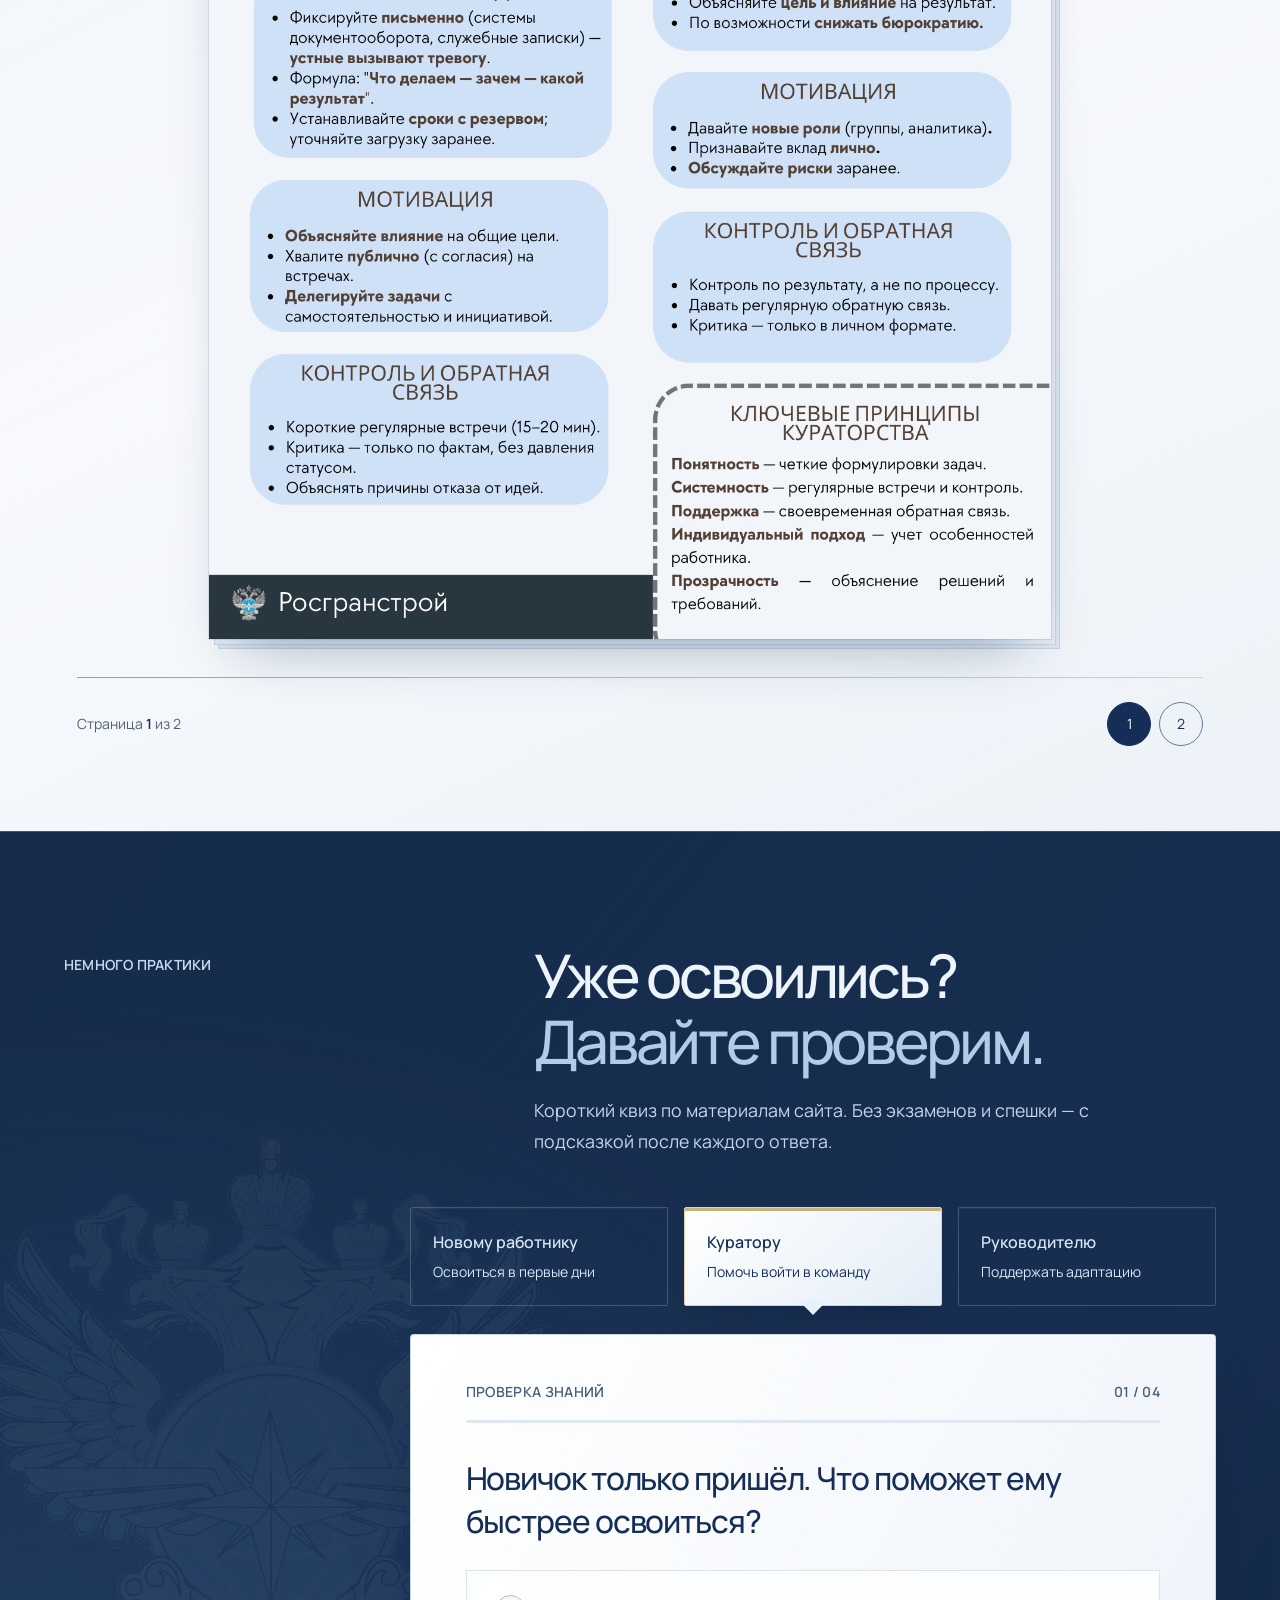
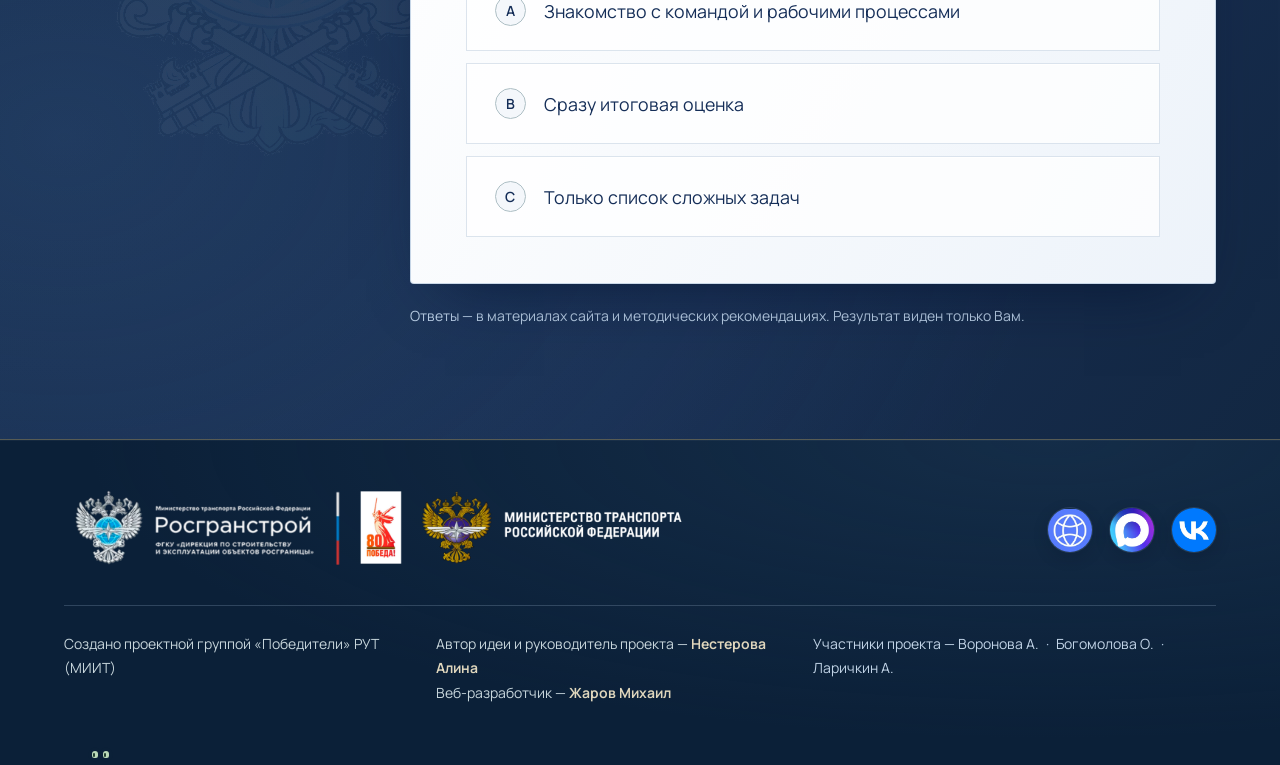
<file: curator/index.html>
<!doctype html>
<html lang="ru"><head><meta charset="UTF-8"><meta name="viewport" content="width=device-width, initial-scale=1"><meta name="robots" content="noindex,nofollow"><title>Методические рекомендации для куратора</title>  
  <script type="module" crossorigin src="/assets/rolldown-runtime-CbXtAM7H.js"></script>
  <script type="module" crossorigin src="/assets/preload-helper-Be5F_5ew.js"></script>
  <script type="module" crossorigin src="/assets/main-BlO4id7M.js"></script>
  <link rel="stylesheet" crossorigin href="/assets/main-CPfRntyT.css">
</head><body><div id="root"></div></body></html>
</file>
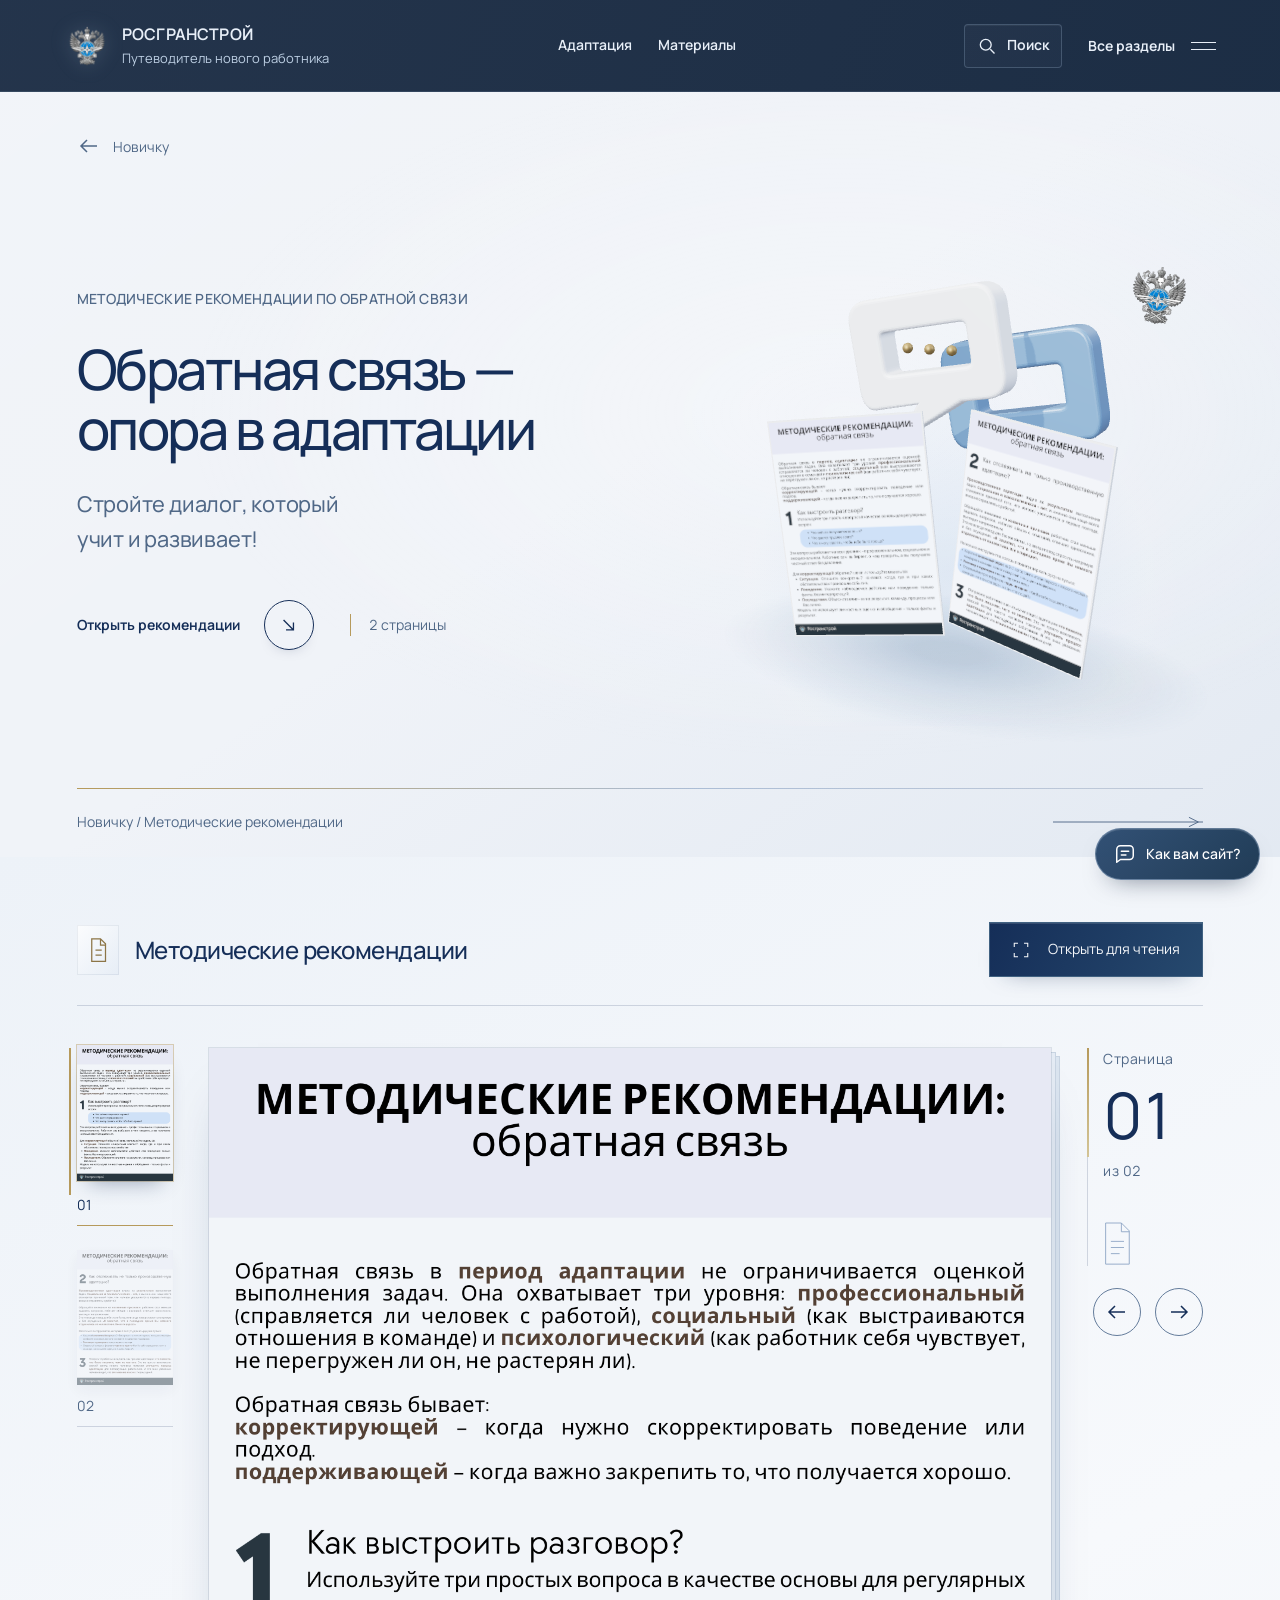
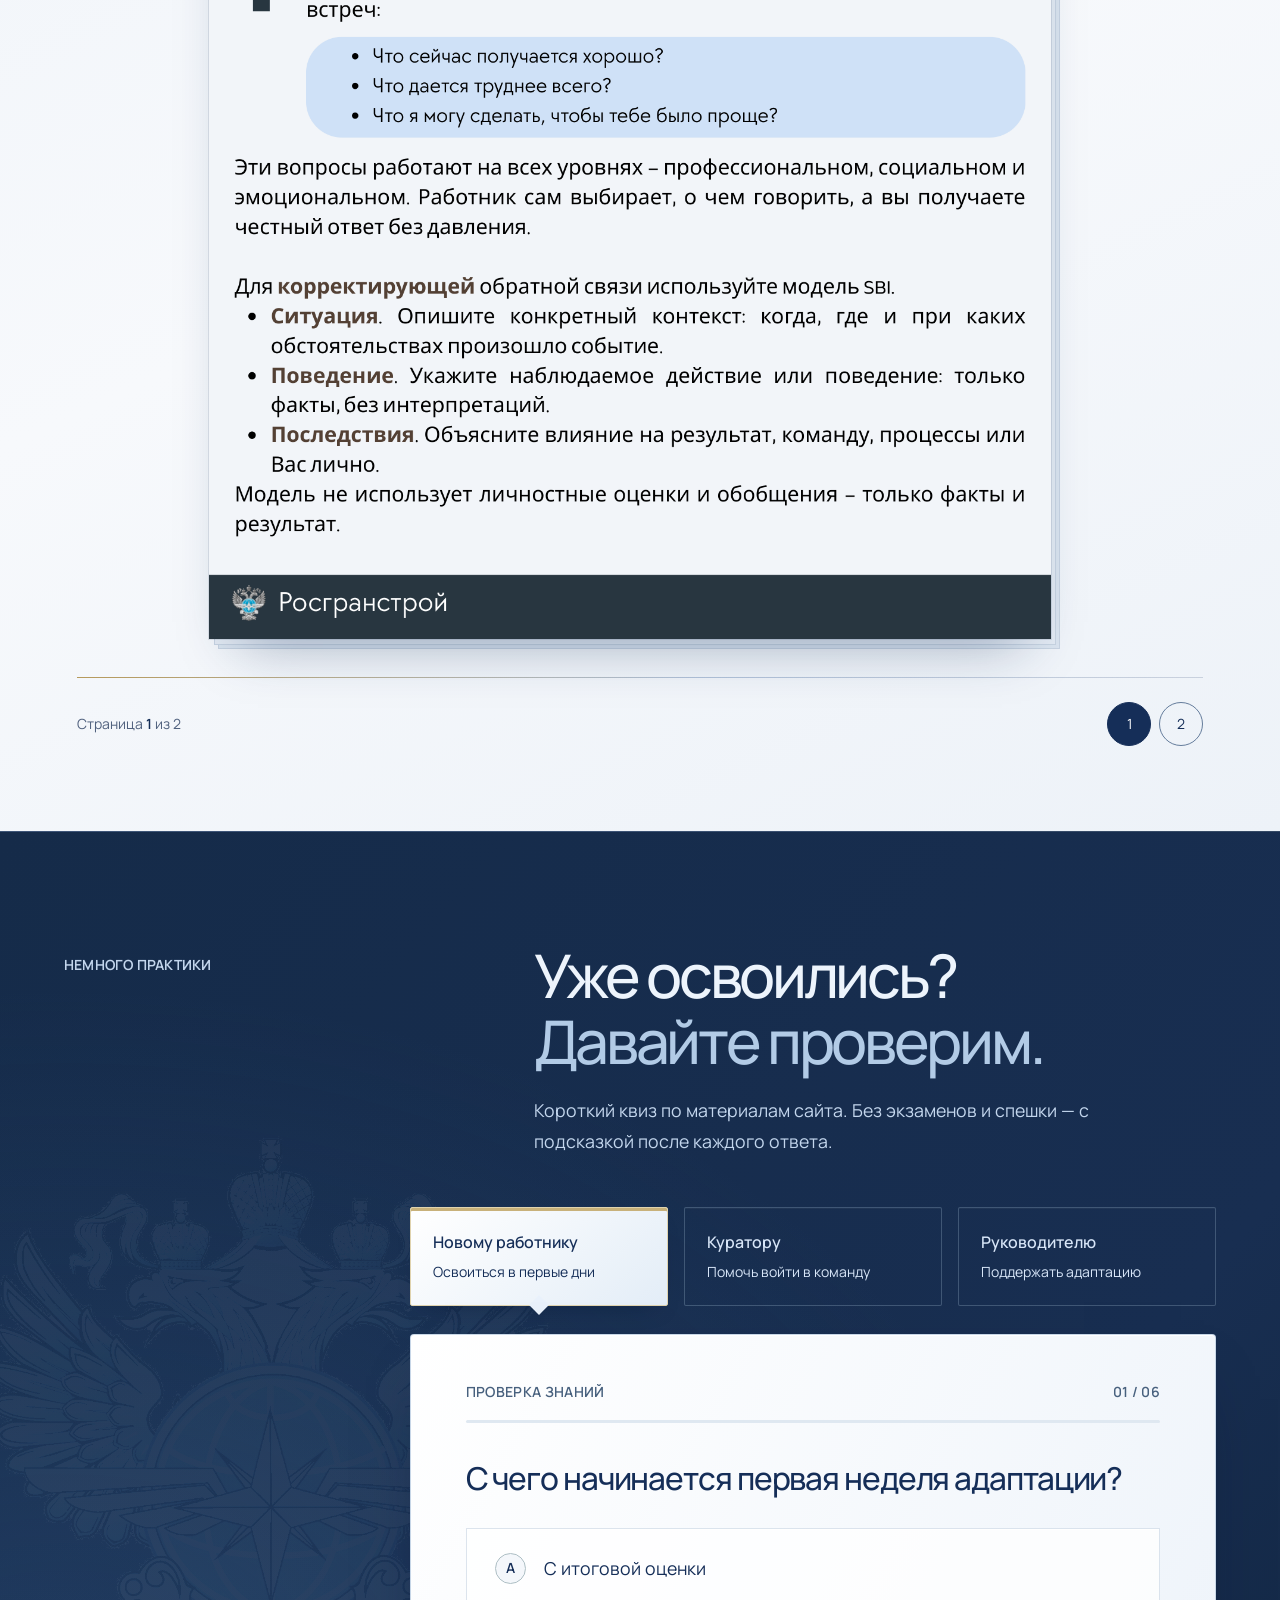
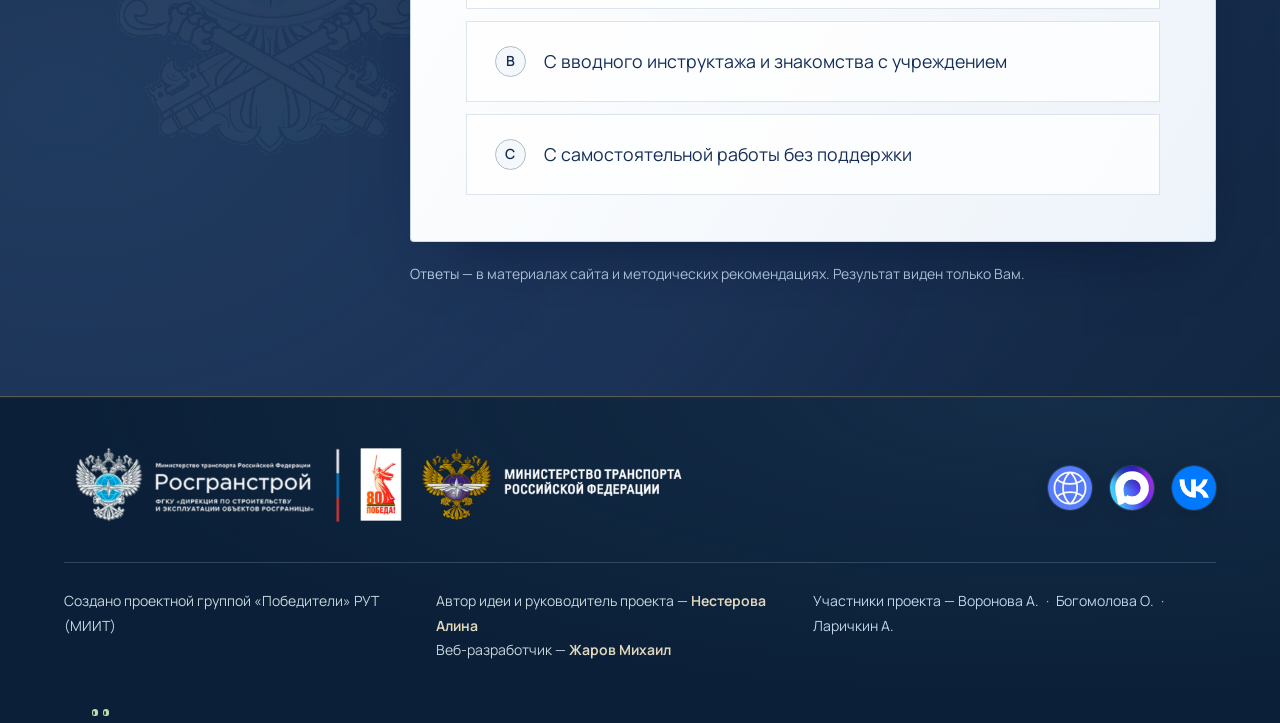
<file: feedback/index.html>
<!doctype html>
<html lang="ru"><head><meta charset="UTF-8"><meta name="viewport" content="width=device-width, initial-scale=1"><meta name="robots" content="noindex,nofollow"><title>Методические рекомендации по обратной связи</title>  
  <script type="module" crossorigin src="/assets/rolldown-runtime-CbXtAM7H.js"></script>
  <script type="module" crossorigin src="/assets/preload-helper-Be5F_5ew.js"></script>
  <script type="module" crossorigin src="/assets/main-BlO4id7M.js"></script>
  <link rel="stylesheet" crossorigin href="/assets/main-CPfRntyT.css">
</head><body><div id="root"></div></body></html>
</file>
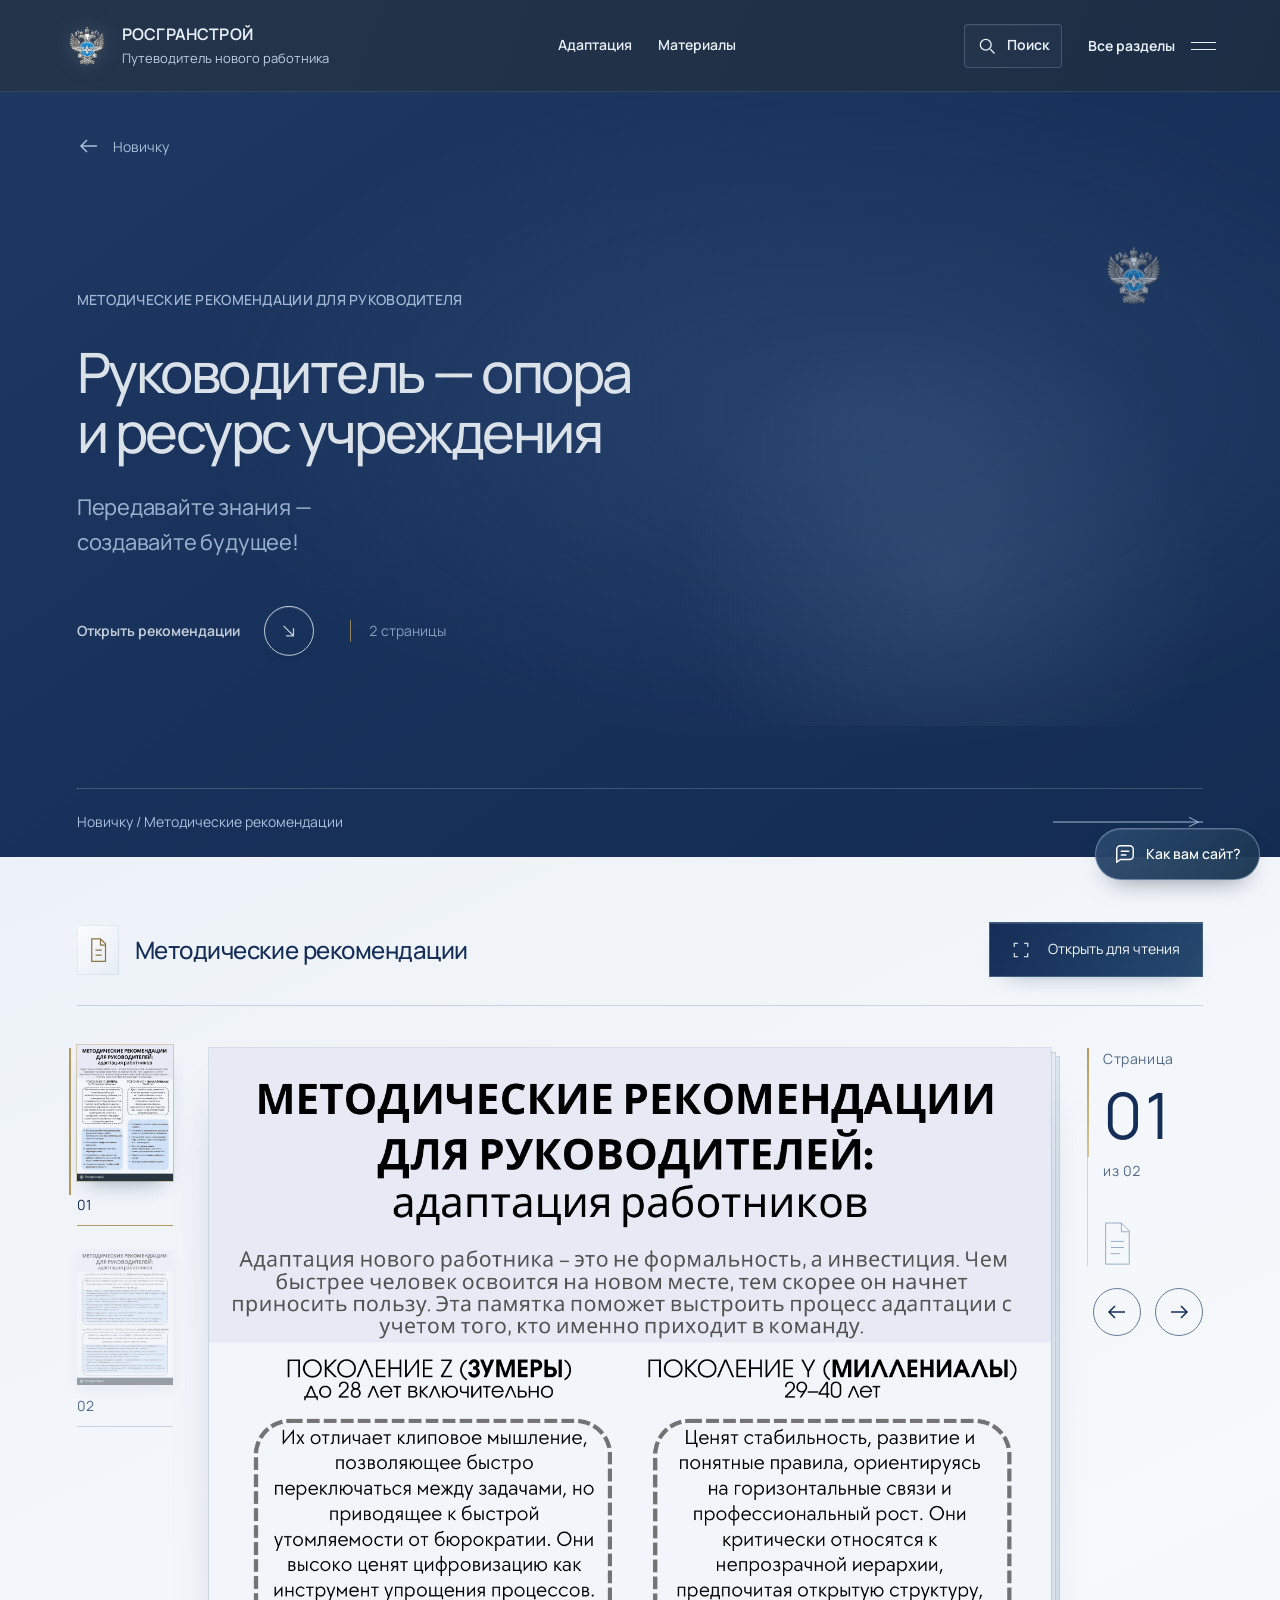
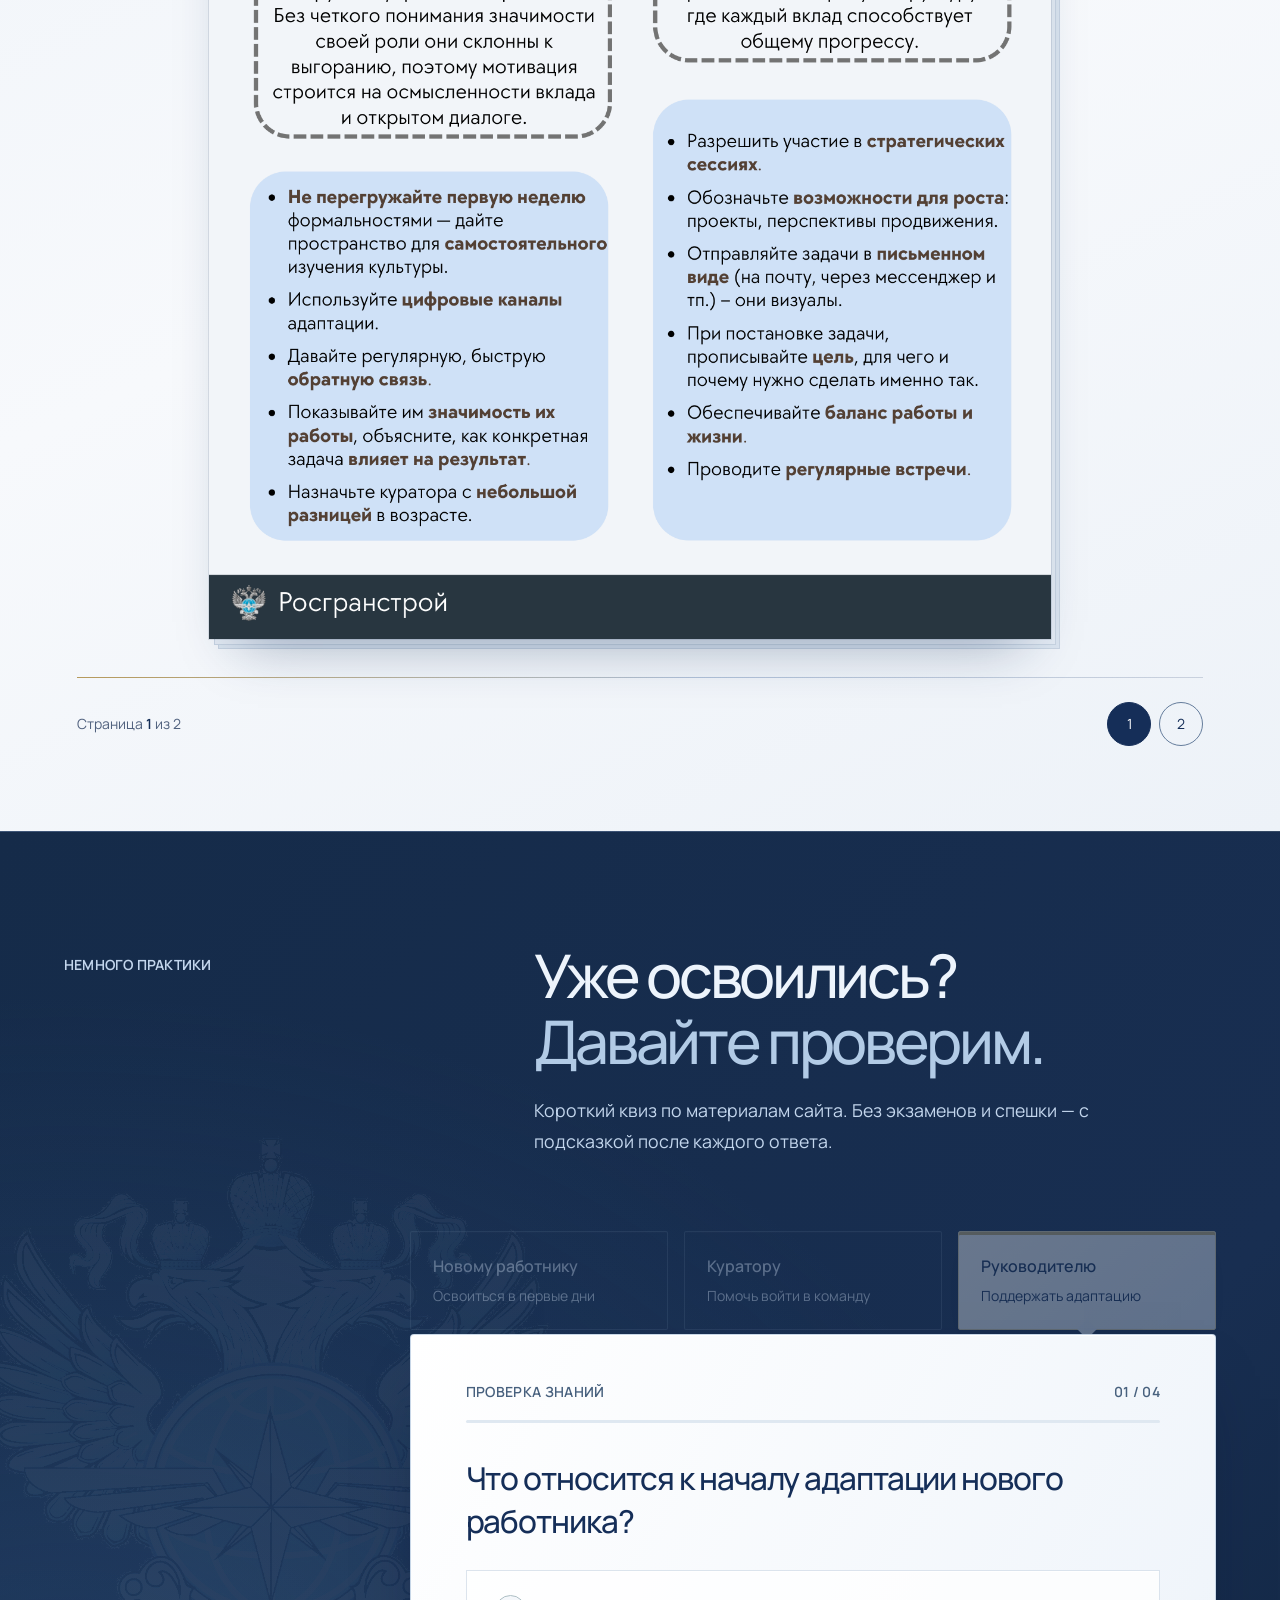
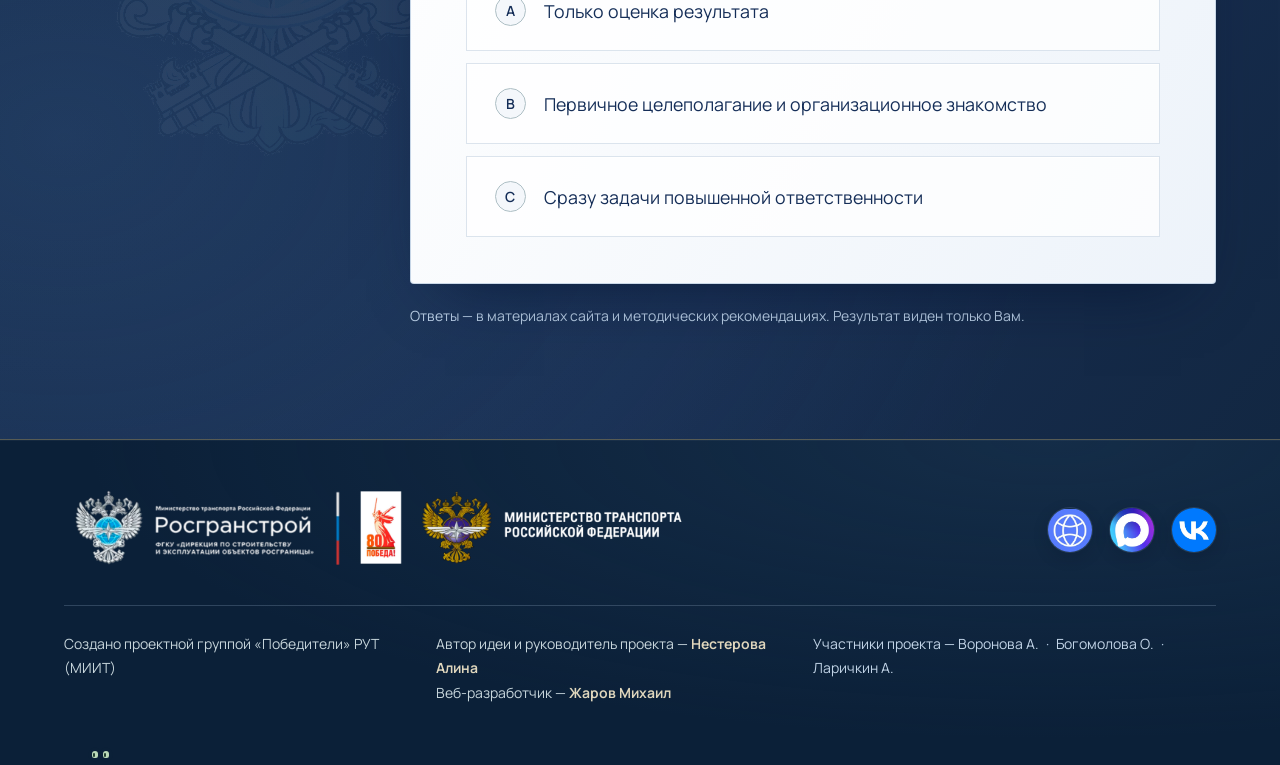
<file: leader/index.html>
<!doctype html>
<html lang="ru"><head><meta charset="UTF-8"><meta name="viewport" content="width=device-width, initial-scale=1"><meta name="robots" content="noindex,nofollow"><title>Методические рекомендации для руководителя</title>  
  <script type="module" crossorigin src="/assets/rolldown-runtime-CbXtAM7H.js"></script>
  <script type="module" crossorigin src="/assets/preload-helper-Be5F_5ew.js"></script>
  <script type="module" crossorigin src="/assets/main-BlO4id7M.js"></script>
  <link rel="stylesheet" crossorigin href="/assets/main-CPfRntyT.css">
</head><body><div id="root"></div></body></html>
</file>
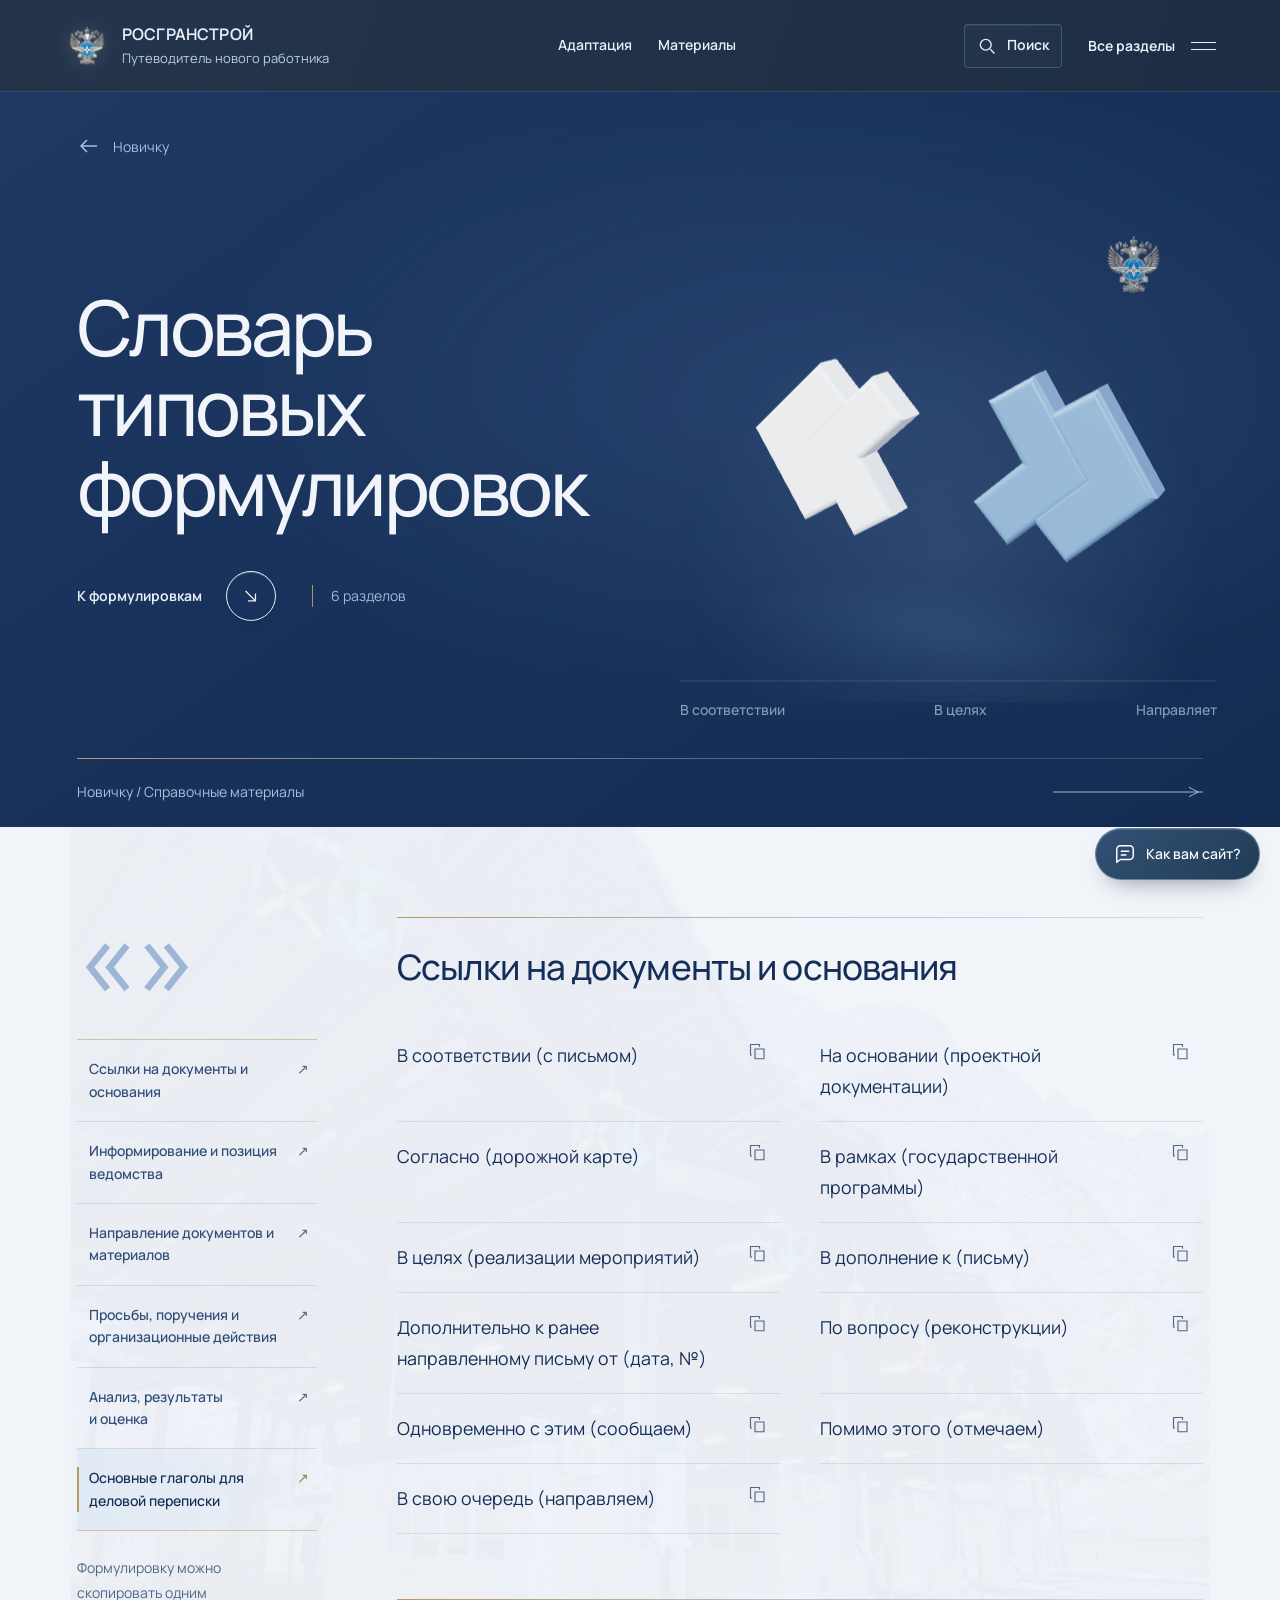
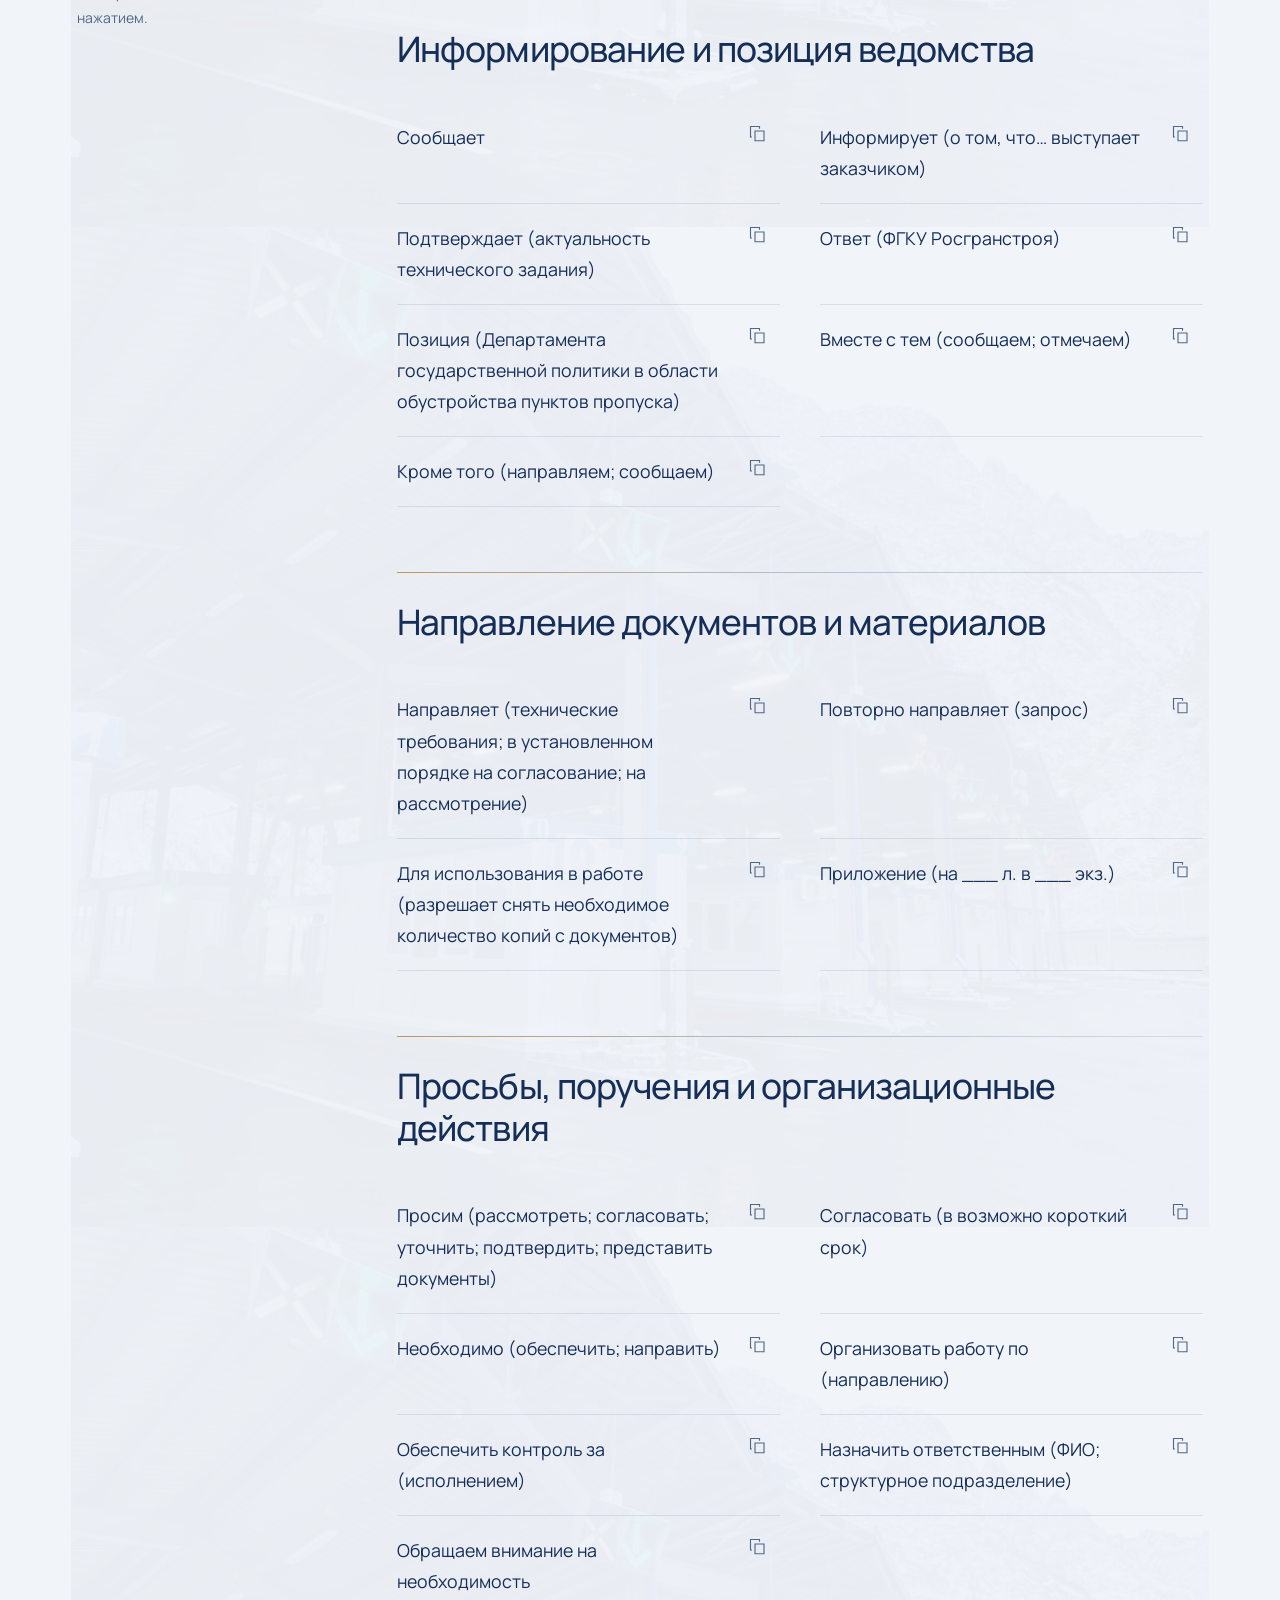
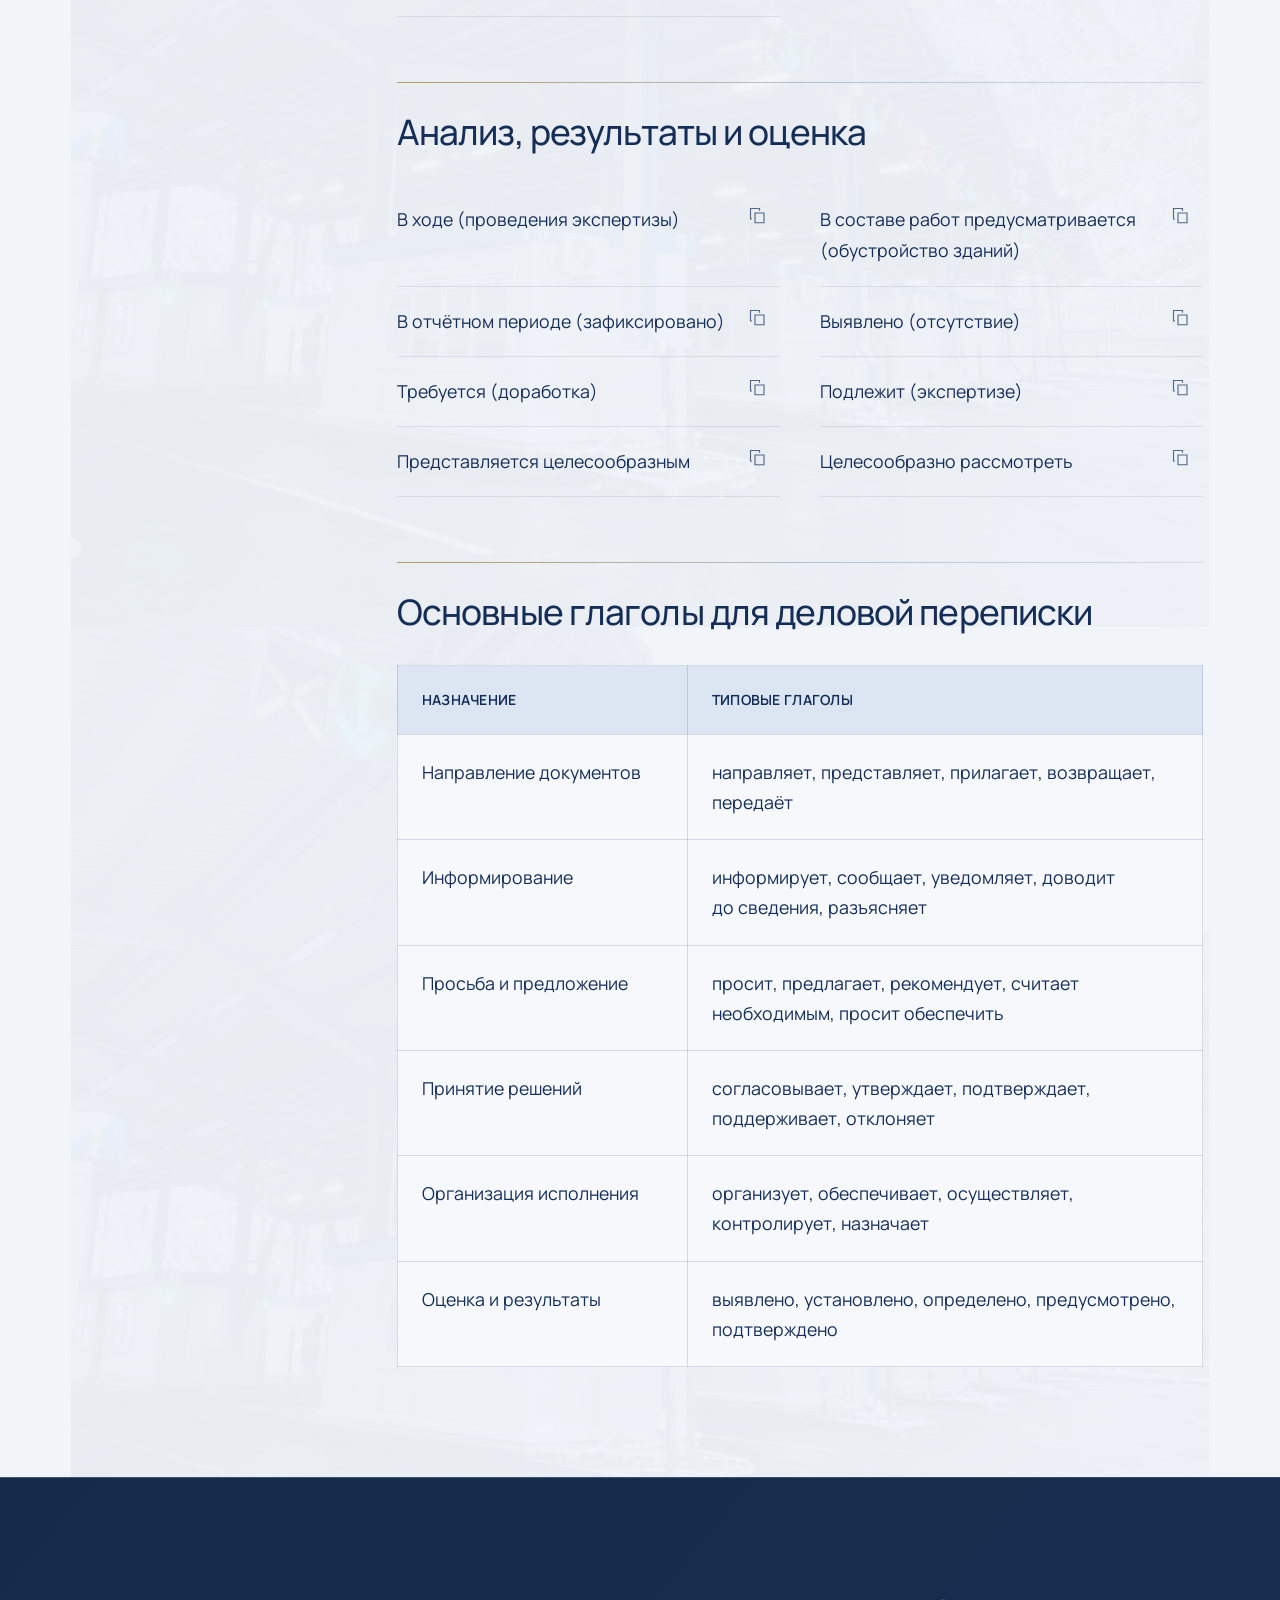
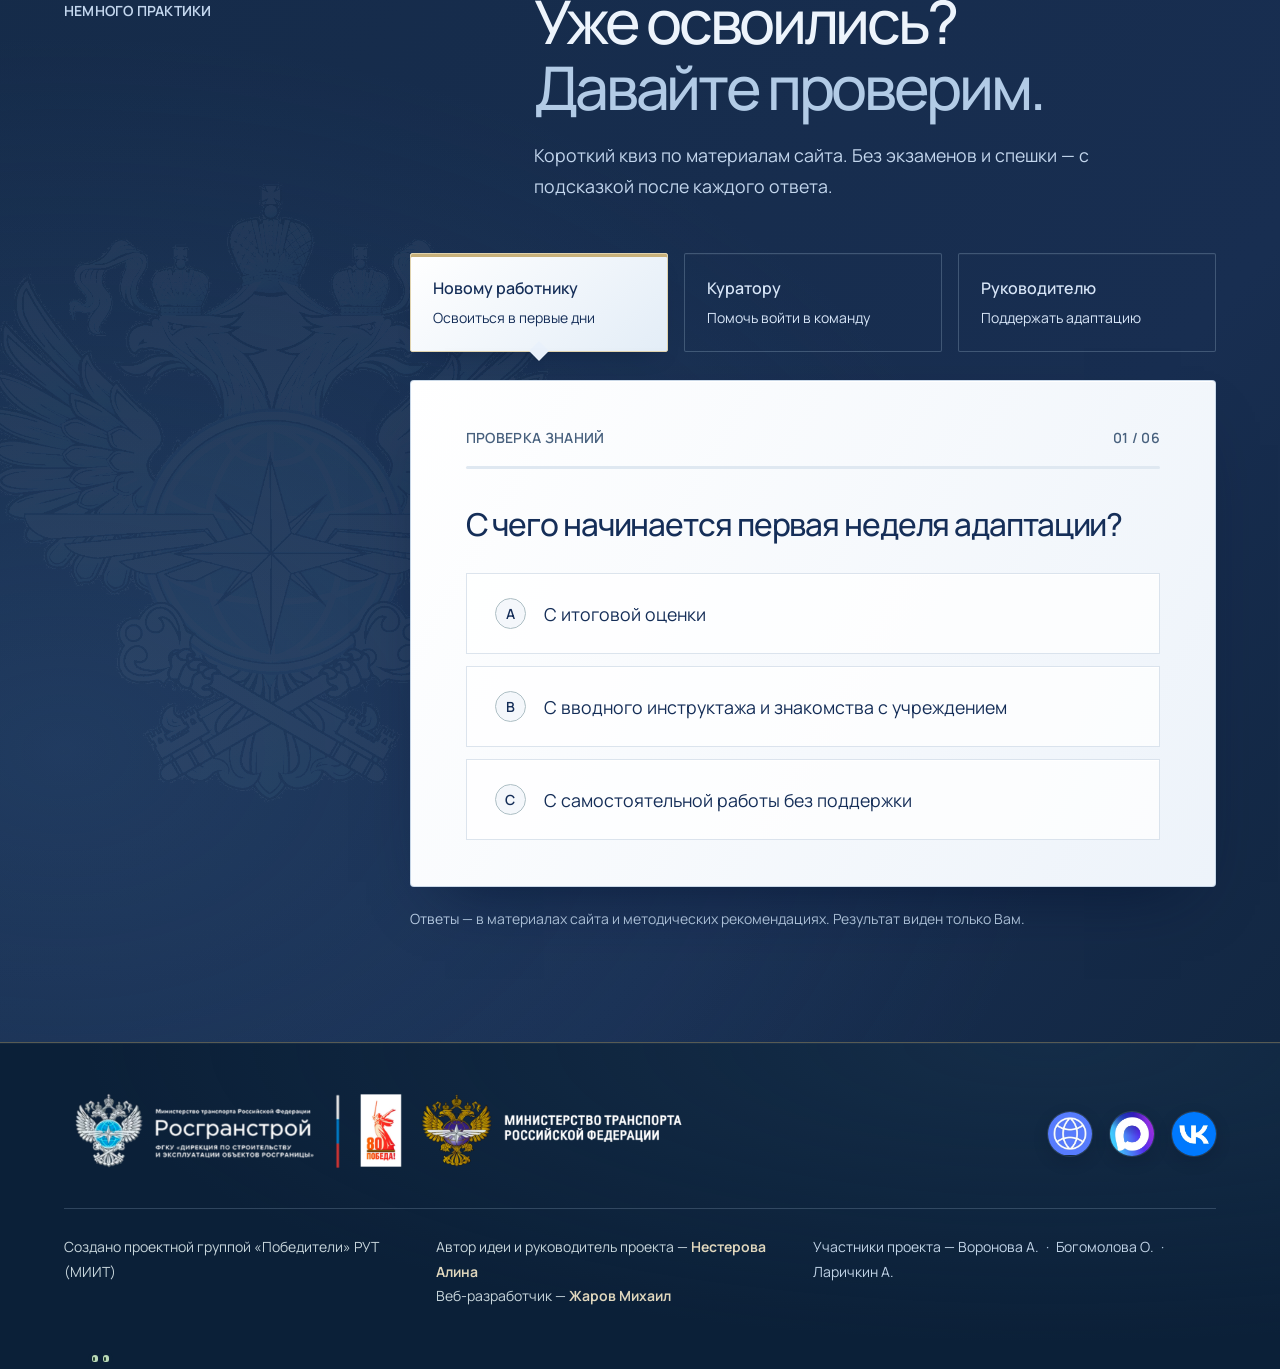
<file: slovarfor/index.html>
<!doctype html>
<html lang="ru"><head><meta charset="UTF-8"><meta name="viewport" content="width=device-width, initial-scale=1"><meta name="robots" content="noindex,nofollow"><title>Словарь типовых формулировок</title>  
  <script type="module" crossorigin src="/assets/rolldown-runtime-CbXtAM7H.js"></script>
  <script type="module" crossorigin src="/assets/preload-helper-Be5F_5ew.js"></script>
  <script type="module" crossorigin src="/assets/main-BlO4id7M.js"></script>
  <link rel="stylesheet" crossorigin href="/assets/main-CPfRntyT.css">
</head><body><div id="root"></div></body></html>
</file>
<file: assets/main-CPfRntyT.css>
.stage-evaluation{min-width:0;color:var(--ink);border-top:2px solid #85abd8;grid-column:1/-1}.stage-evaluation>summary{cursor:pointer;justify-content:space-between;align-items:center;gap:24px;padding:26px 0 0;list-style:none;display:flex}.stage-evaluation>summary::-webkit-details-marker{display:none}.evaluation-eyebrow{color:#36669c;margin-bottom:8px;font-size:13px;display:block}.evaluation-title{color:#245589;font-size:clamp(19px,1.6vw,24px);font-weight:650;line-height:1.4;display:block}.evaluation-disclosure{color:#244d80;white-space:nowrap;align-items:center;gap:16px;font-size:14px;font-weight:600;display:flex}.evaluation-disclosure>span{font-size:28px;font-weight:400}.stage-evaluation[open] .evaluation-disclosure>span{transform:rotate(45deg)}.evaluation-body{padding-top:28px}.evaluation-roles{background:#e0ecfb;border:1px solid #aac5e6;border-radius:6px;gap:8px;padding:5px;display:flex}.evaluation-roles button{color:#354f70;min-height:48px;font:inherit;cursor:pointer;background:0 0;border:1px solid #0000;border-radius:3px;flex:1;padding:10px 16px;font-size:14px}.evaluation-roles button[aria-pressed=true]{color:#fff;background:#245b96;border-color:#245b96;font-weight:650;box-shadow:0 3px 8px #14365c26}.evaluation-intro{margin:26px 0 24px}.evaluation-intro h4{margin:0 0 8px;font-size:21px;font-weight:650}.evaluation-intro p{color:#435c79;max-width:780px;margin:0;font-size:14px;line-height:1.7}.evaluation-question{border:0;min-width:0;margin:0 0 26px;padding:0}.evaluation-question legend{margin-bottom:12px;padding:0;font-size:16px;font-weight:500;line-height:1.65}.evaluation-number{color:#61758d;font-variant-numeric:tabular-nums;margin-right:12px;font-size:13px;display:inline-block}.evaluation-scale{grid-template-columns:repeat(10,minmax(0,1fr));gap:6px;max-width:660px;display:grid}.evaluation-scale label{cursor:pointer;min-width:0;display:block;position:relative}.evaluation-scale input{opacity:0;width:1px;height:1px;position:absolute}.evaluation-scale label>span{color:#234b7b;font-variant-numeric:tabular-nums;background:#f1f6ff;border:1px solid #a2bddf;border-radius:3px;place-items:center;min-height:44px;font-size:16px;font-weight:600;display:grid}.evaluation-scale label:hover>span{background:#e4edf8;border-color:#244f82}.evaluation-scale input:checked+span{color:#fff;background:#245b96;border-color:#245b96;box-shadow:inset 0 -3px #8ab5e9}.evaluation-scale input:focus-visible+span,.stage-evaluation summary:focus-visible,.evaluation-roles button:focus-visible,.evaluation-footer button:focus-visible{outline-offset:3px;outline:3px solid #325f93}.evaluation-footer{border-top:1px solid #c0cfdf;flex-wrap:wrap;justify-content:space-between;align-items:center;gap:12px;padding:18px 0;display:flex}.evaluation-footer p{color:#234b7b;margin:0;font-size:14px;font-weight:600}.evaluation-footer button{color:#234b7b;text-underline-offset:4px;min-height:44px;font:inherit;cursor:pointer;background:0 0;border:0;padding:8px 0;font-size:13px;text-decoration:underline}.evaluation-footer button:disabled{color:#61758d;cursor:default;text-decoration:none}.evaluation-actions{flex-wrap:wrap;align-items:center;gap:12px 24px;display:flex}.evaluation-footer .evaluation-save{color:#fff;background:#245b96;border:1px solid #245b96;border-radius:4px;padding:12px 22px;font-size:14px;font-weight:600;text-decoration:none;box-shadow:0 4px 10px #245b9620}.evaluation-footer .evaluation-save:hover:not(:disabled){background:#194a80;border-color:#194a80}.evaluation-footer .evaluation-save:disabled{color:#536b88;box-shadow:none;background:#dce8f7;border-color:#b6cbe4}@media (width<=600px){.stage-evaluation>summary{flex-direction:column;align-items:flex-start;gap:10px}.evaluation-disclosure{justify-content:space-between;width:100%}.evaluation-roles{flex-direction:column}.evaluation-roles button{text-align:left;flex:auto}.evaluation-scale{grid-template-columns:repeat(5,minmax(0,1fr));gap:8px}.evaluation-question legend{font-size:15px}.evaluation-body{padding-top:20px}.evaluation-actions,.evaluation-footer .evaluation-save{width:100%}}@media (forced-colors:active){.evaluation-scale input:checked+span,.evaluation-roles button[aria-pressed=true]{outline-offset:-4px;outline:3px solid highlight}}.support-relief.ministry-building{isolation:isolate;width:100%;min-width:0;height:560px;position:relative}.ministry-building-model,.ministry-building-fallback{position:absolute;inset:0}.ministry-building-model{opacity:0;transition:opacity .65s}.ministry-building-fallback{opacity:1;pointer-events:none;transition:opacity .45s}.ministry-building.is-ready .ministry-building-model{opacity:1}.ministry-building.is-ready .ministry-building-fallback{opacity:0}.ministry-building-canvas,.ministry-building-art{width:100%;height:100%;display:block}.ministry-building-canvas{touch-action:pan-y}.ministry-building-art{object-fit:contain}@media (width<=1100px){.support-relief.ministry-building{height:480px}}@media (width<=800px){.support-relief.ministry-building{height:450px}}@media (width<=600px){.support-relief.ministry-building{aspect-ratio:1.12;height:auto;margin:16px 0 12px}}@media (prefers-reduced-motion:reduce){.ministry-building-model,.ministry-building-fallback{transition:none}}[data-art-leaf],[data-art-paper]{transform-box:fill-box;transform-origin:50% 0}[data-art-cell],[data-art-shadow],[data-art-float]{transform-box:fill-box;transform-origin:50%}[data-art-panel]{transform-box:fill-box;transform-origin:0}.payout-orbit .payout-traveler,.connection-relief .connection-traveler{filter:drop-shadow(0 0 4px #b59a6266)}.connection-relief .connection-transmission{stroke-width:2px;stroke-dasharray:5 15;stroke-opacity:.45}@media (prefers-reduced-motion:reduce){.payout-orbit .payout-traveler,.connection-relief .connection-traveler{filter:none}}.editorial-section{--section-ink:#152e58;--section-secondary:#58708a;--section-rule:#d4deea;color:var(--section-ink);overflow-wrap:break-word;background:#f5f7fa;padding:clamp(72px,8vw,136px) clamp(22px,5vw,88px);scroll-margin-top:100px;position:relative}.editorial-section *,.event-lightbox *{box-sizing:border-box}.editorial-inner{width:min(100%,1280px);margin-inline:auto}.editorial-section h2,.editorial-section h3,.editorial-section p,.editorial-section figure{margin:0}.editorial-section h2{letter-spacing:-.055em;text-wrap:balance;max-width:18ch;font-size:clamp(34px,4.9vw,72px);font-weight:500;line-height:1.08}.editorial-section h2 strong{font-weight:inherit}.editorial-section h3{letter-spacing:-.035em;text-wrap:balance;font-size:clamp(22px,2.2vw,30px);font-weight:500;line-height:1.3}.editorial-section h3 strong{font-weight:inherit}.editorial-section p,.editorial-section li{font-size:16px;line-height:1.8}.editorial-section p{max-width:68ch}.editorial-section strong{font-weight:600}.editorial-section a{color:inherit;text-underline-offset:.2em}.editorial-section a:focus-visible,.editorial-section button:focus-visible,.event-lightbox button:focus-visible{outline-offset:6px;outline:3px solid #a1874a}.editorial-section img{max-width:100%;height:auto;display:block}.editorial-section ul,.editorial-section ol{margin:0;padding-left:1.35em}.editorial-section li+li{margin-top:.65em}.editorial-split-heading{grid-template-columns:1fr 1fr;align-items:start;gap:clamp(32px,6vw,104px);margin-bottom:clamp(44px,5.5vw,80px);display:grid}.editorial-section .editorial-intro{letter-spacing:-.02em;color:var(--section-secondary);font-size:clamp(17px,1.6vw,21px);line-height:1.65}.editorial-section .editorial-title-medium{max-width:27ch;font-size:clamp(30px,3.3vw,48px);line-height:1.18}.editorial-link{justify-content:space-between;align-items:center;gap:20px;text-decoration:none;display:flex}.editorial-link>svg{flex:0 0 24px;width:24px;height:24px;transition:transform .25s}.editorial-link:hover>svg{transform:translate(3px,-3px)}.benefits-section{background:#f5f7fa}.benefits-section .editorial-title,.community-section .editorial-title,.events-section .editorial-title{text-transform:lowercase}.benefits-section .editorial-title:first-letter,.community-section .editorial-title:first-letter,.events-section .editorial-title:first-letter{text-transform:uppercase}.benefits-spread{border-top:1px solid var(--section-rule);grid-template-columns:1fr 1fr;gap:70px;padding-top:40px;display:grid}.benefit-story{grid-template-columns:76px 1fr;align-items:start;gap:28px;display:grid}.benefit-emblem img{object-fit:contain;width:100%;max-height:96px}.benefit-story h3{margin-bottom:22px}.benefit-story p{color:var(--section-secondary)}.support-section{padding-top:34px}.support-section .editorial-title{margin-bottom:48px}.support-ledger{border-top:1px solid var(--section-rule)}.support-row{border-bottom:1px solid var(--section-rule);grid-template-columns:56px minmax(200px,.8fr) 1.2fr;gap:38px;padding:34px 0;display:grid}.support-number{color:#6f8aaa;font-size:18px;line-height:1.8}.support-row p{color:var(--section-secondary)}.schedule-section{--section-rule:#395374;--section-ink:#f0f5fc;--section-secondary:#c2d3e8;background:#152e58}.schedule-section .editorial-title{margin-bottom:56px}.schedule-board{border-top:1px solid var(--section-rule);grid-template-columns:1fr 1fr;display:grid}.schedule-board h3{color:#b8cce6;letter-spacing:0;margin-bottom:26px;font-size:17px}.schedule-primary{border-bottom:1px solid var(--section-rule);grid-column:1/-1;padding:36px 0 44px}.schedule-alternatives{grid-template-columns:1fr 54px 1fr;align-items:center;gap:30px;display:grid}.schedule-alternatives p{letter-spacing:-.035em;font-size:clamp(22px,2.35vw,34px);line-height:1.6}.schedule-alternatives>span{color:#a2bbd8;text-align:center;font-size:14px}.schedule-break,.schedule-small,.schedule-holidays{border-bottom:1px solid var(--section-rule);padding:30px 0}.schedule-break{grid-column:1/-1}.schedule-break-times{flex-wrap:wrap;align-items:baseline;gap:24px;display:flex}.schedule-break-times p{letter-spacing:-.05em;font-size:clamp(30px,3.4vw,48px);line-height:1.2}.schedule-break-times>span{color:#a2bbd8;font-size:14px}.schedule-small{padding-right:40px}.schedule-small+.schedule-small{border-left:1px solid var(--section-rule);padding-left:36px;padding-right:0}.schedule-small p{color:#d7e4f4}.schedule-holidays{grid-column:1/-1;grid-template-columns:1fr 1fr;display:grid}.schedule-holidays h3{margin-bottom:0}.schedule-holidays p{color:#d7e4f4}.salary-layout{grid-template-columns:1fr 1fr;gap:72px;display:grid}.salary-dates{border-top:1px solid var(--section-ink);padding:30px 0 0}.salary-dates h3,.salary-note h3{font-size:21px}.salary-copy{color:var(--section-secondary);font-size:16px;line-height:1.8}.salary-copy>br:first-child,.salary-copy>br:first-child+br{display:none}.salary-dates .salary-copy{padding-top:28px}.salary-dates .salary-copy>strong:first-of-type,.salary-dates .salary-copy>strong:nth-of-type(2){color:#152e58;letter-spacing:-.05em;padding-top:18px;font-size:clamp(38px,4.4vw,64px);font-weight:500;line-height:1.25;display:inline-block}.salary-dates .salary-copy>strong:first-of-type{padding-top:0}.salary-note{border-top:1px solid var(--section-rule);padding:28px 0 32px}.salary-note .salary-copy{padding-top:20px}.additional-leave-section{padding-top:40px}.additional-leave-section .editorial-title{margin-bottom:44px}.additional-leave-ledger{border-top:1px solid var(--section-rule)}.additional-leave-row{border-bottom:1px solid var(--section-rule);grid-template-columns:160px 1fr;gap:64px;padding:30px 0;display:grid}.leave-amount{align-items:baseline;gap:14px;display:flex}.leave-amount>span:first-child{letter-spacing:-.065em;font-size:clamp(52px,5.7vw,80px);font-weight:400;line-height:1}.leave-amount>span:last-child{color:var(--section-secondary);letter-spacing:.03em;text-transform:lowercase;font-size:12px}.leave-positions ul{columns:2;column-gap:44px;padding-left:0;list-style:none}.leave-positions li{break-inside:avoid;padding-left:17px;position:relative}.leave-positions li:before{content:"";background:#9eb5cf;border-radius:50%;width:4px;height:4px;position:absolute;top:.8em;left:0}.phone-section{background:#e5edf7}.phone-heading{grid-template-columns:minmax(0,1fr) 250px;align-items:center;gap:100px;margin-bottom:48px;display:grid}.phone-heading .editorial-title{max-width:12ch;margin-bottom:30px}.phone-heading .editorial-intro{max-width:40ch}.phone-eagle img{width:210px;margin-inline:auto}.phone-instructions{border-top:1px solid #b6c9df;grid-template-columns:1fr 1fr;gap:68px;padding-top:34px;display:grid}.phone-line-symbol{color:#6b8daf;width:36px;margin-bottom:30px}.phone-line-symbol svg{width:100%;display:block}.phone-instruction h3{max-width:27ch;margin-bottom:26px;font-size:clamp(22px,2vw,27px)}.phone-instruction-copy{color:#49627e;font-size:17px;line-height:1.8}.phone-instruction-copy ul{padding-left:1.2em}.norms-heading{justify-content:space-between;align-items:center;gap:48px;margin-bottom:64px;display:flex}.norms-heading .editorial-title{text-transform:lowercase}.norms-heading .editorial-title:first-letter{text-transform:uppercase}.norms-emblem{flex:0 0 112px}.norms-emblem img{width:112px}.norms-spread{grid-template-columns:minmax(0,1fr) minmax(0,1fr);align-items:start;gap:80px;display:grid}.norms-subheading{letter-spacing:-.025em;margin-bottom:28px;font-size:20px;line-height:1.5}.norms-subheading p{font-size:inherit;line-height:inherit;text-align:left!important}.norms-subheading strong{font-weight:500}.norms-list ol{padding-left:1.6em}.norms-list li{color:#465b76;margin-bottom:16px;padding-left:8px;font-size:15px;line-height:1.8}.norms-list li::marker{color:#8ca2bc;font-size:13px}.learning-tools{border-block:1px solid #b9cde3;grid-template-columns:1fr 1fr;margin-bottom:64px;display:grid}.learning-tools .editorial-link{letter-spacing:-.035em;padding:24px 28px 24px 0;font-size:clamp(20px,2.2vw,30px)}.learning-tools .editorial-link+.editorial-link{border-left:1px solid #b9cde3;padding-left:32px}.learning-layout{grid-template-columns:1fr .85fr;gap:72px;display:grid}.learning-resource{grid-template-columns:72px 1fr;gap:28px;display:grid}.learning-resource+.learning-resource{margin-top:44px}.learning-emblem{padding-top:5px}.learning-resource h3{margin-bottom:15px;font-size:23px}.learning-resource h3 a{text-decoration-thickness:1px}.learning-resource p{color:var(--section-secondary)}.learning-ethics h3{margin-bottom:26px;font-size:23px}.learning-ethics li{color:#3f5875;font-size:15px}.learning-ethics li::marker{color:#91aac8}.learning-manuals{border-top:1px solid #b9cde3;grid-template-columns:repeat(3,1fr);margin-top:64px;display:grid}.learning-manuals .editorial-link{align-items:flex-start;padding:24px 25px 0 0;font-size:17px;line-height:1.5}.learning-manuals .editorial-link+.editorial-link{padding-left:25px}.learning-manuals .editorial-link>svg{flex-basis:19px;width:19px;height:19px;margin-top:3px}.community-section{background:#f5f7fa}.community-panels{grid-template-columns:1fr 1fr;gap:72px;display:grid}.community-panel{grid-template-rows:auto 1fr auto;display:grid}.community-logo{align-items:center;min-height:250px;padding-bottom:36px;display:flex}.community-logo img{object-fit:contain;width:auto;max-width:260px;height:210px}.community-copy{border-top:1px solid var(--section-rule);padding-top:28px}.community-copy h3{margin-bottom:24px;font-size:30px}.community-copy p{color:var(--section-secondary)}.community-copy .community-joining{border-top:1px solid var(--section-rule);color:#415a78;margin-top:26px;padding-top:24px;font-size:15px}.community-max{align-items:center;gap:12px;width:fit-content;margin-top:28px;padding:8px 0;font-size:15px;font-weight:600;text-decoration:none;display:flex}.community-max>img{border-radius:50%;width:36px;height:36px}.community-max>svg{width:18px;height:18px;margin-left:8px}.community-max:hover>svg{transform:translate(2px,-2px)}.events-section .editorial-title{margin-bottom:64px}.event-gallery{grid-template-columns:repeat(12,minmax(0,1fr));align-items:start;gap:52px 36px;display:grid}.event-photo{grid-column:span 6;min-width:0}.event-photo-1{grid-column:span 8}.event-photo-3{grid-column:span 5}.event-photo-5{grid-column:span 7}.event-photo-open{cursor:zoom-in;background:#e5edf6;border:0;border-radius:3px;width:100%;padding:0;display:block;position:relative;overflow:hidden}.event-photo-open>img{width:100%;height:auto;transition:transform .6s cubic-bezier(.2,.6,.3,1)}.event-photo-open:hover>img{transform:scale(1.025)}.event-photo-expand{color:#fff;opacity:0;background:#152e58b3;border-radius:50%;place-items:center;width:35px;height:35px;transition:opacity .2s,transform .2s;display:grid;position:absolute;bottom:14px;right:14px;transform:translateY(4px)}.event-photo-expand>svg{width:18px;height:18px}.event-photo-open:hover .event-photo-expand,.event-photo-open:focus-visible .event-photo-expand{opacity:1;transform:none}.event-photo figcaption{color:#58708a;max-width:54ch;padding-top:17px;font-size:15px;line-height:1.6}.event-lightbox{color:#152e58;background:#f5f7fa;border:0;border-radius:4px;width:min(100vw - 48px,1120px);max-height:calc(100dvh - 48px);padding:24px;overflow:auto;box-shadow:0 30px 100px #0000004d}.event-lightbox::backdrop{-webkit-backdrop-filter:blur(8px);backdrop-filter:blur(8px);background:#08162bd9}.event-lightbox-content{flex-direction:column;align-items:stretch;gap:18px;display:flex}.event-lightbox-close{font:inherit;color:inherit;cursor:pointer;background:0 0;border:0;align-self:end;align-items:center;gap:16px;padding:8px;display:flex}.event-lightbox-close>span{font-size:28px;line-height:.7}.event-lightbox-content>img{object-fit:contain;width:100%;height:auto;max-height:calc(100dvh - 220px);display:block}.event-lightbox-content>p{margin:0;font-size:15px;line-height:1.6}@media (width>=1680px){.editorial-section{padding-inline:100px}}@media (width<=1000px){.editorial-split-heading{gap:42px}.benefits-spread{gap:40px}.benefit-story{grid-template-columns:1fr;gap:22px}.benefit-emblem{width:56px}.support-row{grid-template-columns:32px minmax(180px,.9fr) 1.1fr;gap:24px}.salary-layout{gap:40px}.additional-leave-row{grid-template-columns:120px 1fr;gap:35px}.leave-positions ul{columns:1}.phone-heading{grid-template-columns:minmax(0,1fr) 170px;gap:45px}.phone-instructions{gap:40px}.norms-spread{gap:44px}.learning-layout{grid-template-columns:1fr 1fr;gap:36px}.learning-resource{grid-template-columns:52px 1fr;gap:20px}.learning-emblem img{width:52px}.learning-ethics{padding:25px}.community-panels{gap:40px}.event-gallery{gap:36px 24px}}@media (width<=700px){.editorial-section{padding:70px 24px;scroll-margin-top:84px}.editorial-section h2{max-width:20ch;font-size:clamp(34px,8.8vw,52px)}.editorial-section h3{font-size:25px}.editorial-section p,.editorial-section li{font-size:15px;line-height:1.8}.editorial-split-heading{margin-bottom:38px;display:block}.editorial-split-heading .editorial-intro{margin-top:26px;font-size:17px}.editorial-section .editorial-title-medium{font-size:clamp(29px,7.4vw,40px)}.benefits-spread{border-top:0;padding-top:0;display:block}.benefit-story{border-top:1px solid var(--section-rule);grid-template-columns:50px 1fr;gap:22px;padding-block:28px}.benefit-emblem{width:50px}.benefit-story h3{margin-bottom:14px}.benefit-story+.benefit-story{margin-top:12px}.support-section{padding-top:16px}.support-section .editorial-title{margin-bottom:30px}.support-row{grid-template-columns:28px 1fr;gap:14px 16px;padding:28px 0}.support-row h3{font-size:23px}.support-row p{grid-column:2}.support-number{padding-top:2px;font-size:16px}.schedule-section .editorial-title{margin-bottom:32px}.schedule-board{display:block}.schedule-board h3{margin-bottom:18px;font-size:15px}.schedule-primary{padding:26px 0}.schedule-alternatives{display:block}.schedule-alternatives p{font-size:clamp(22px,5.6vw,29px)}.schedule-alternatives>span{text-align:left;margin-block:18px;display:block}.schedule-break,.schedule-small,.schedule-holidays{padding:25px 0}.schedule-break-times{gap:10px 16px}.schedule-break-times p{font-size:clamp(25px,7vw,34px)}.schedule-break-times>span{font-size:13px}.schedule-small+.schedule-small{border-left:0;padding-left:0}.schedule-holidays{display:block}.schedule-holidays h3{margin-bottom:18px}.salary-layout{display:block}.salary-dates{margin-bottom:34px;padding-top:24px}.salary-dates .salary-copy{padding-top:18px}.salary-dates .salary-copy>strong:first-of-type,.salary-dates .salary-copy>strong:nth-of-type(2){font-size:52px}.salary-note{padding-block:24px}.salary-copy{font-size:15px}.additional-leave-section{padding-top:22px}.additional-leave-section .editorial-title{margin-bottom:28px}.additional-leave-row{grid-template-columns:80px 1fr;gap:22px;padding:26px 0}.leave-amount{flex-wrap:wrap;align-content:start;gap:6px}.leave-amount>span:first-child{font-size:56px}.leave-amount>span:last-child{font-size:11px}.leave-positions li{padding-left:13px;font-size:14px}.phone-heading{grid-template-columns:minmax(0,1fr) 90px;align-items:start;gap:10px;margin-bottom:36px}.phone-heading .editorial-title{margin-bottom:22px}.phone-heading .editorial-intro{width:calc(100% + 80px);max-width:40ch;font-size:17px}.phone-eagle{padding-top:8px}.phone-eagle img{width:90px}.phone-instructions{border-top:0;padding-top:0;display:block}.phone-instruction{border-top:1px solid #b6c9df;padding-block:28px}.phone-instruction h3{margin-bottom:18px;font-size:23px}.phone-instruction-copy{font-size:15px}.phone-line-symbol{width:28px;margin-bottom:20px}.norms-heading{align-items:start;gap:20px;margin-bottom:38px}.norms-heading .editorial-title{font-size:clamp(30px,7.8vw,46px)}.norms-emblem{flex-basis:64px;padding-top:8px}.norms-emblem img{width:64px}.norms-spread{display:block}.norms-document+.norms-document{margin-top:40px}.norms-subheading{margin-bottom:24px;font-size:20px}.norms-subheading p{font-size:20px}.norms-list li{padding-left:3px;font-size:14px;line-height:1.85}.learning-tools{margin-bottom:38px;display:block}.learning-tools .editorial-link{padding:22px 0;font-size:25px}.learning-tools .editorial-link+.editorial-link{border-top:1px solid #b9cde3;border-left:0;padding-left:0}.learning-layout{display:block}.learning-resource{grid-template-columns:54px 1fr;gap:20px}.learning-resource+.learning-resource{margin-top:34px}.learning-resource h3{font-size:23px}.learning-ethics{margin-top:38px;padding:28px 25px}.learning-ethics h3{font-size:23px}.learning-ethics li{font-size:14px}.learning-manuals{margin-top:38px;display:block}.learning-manuals .editorial-link{padding:22px 0;font-size:17px}.learning-manuals .editorial-link+.editorial-link{border-top:1px solid #b9cde3;padding-left:0}.community-panels{display:block}.community-panel+.community-panel{margin-top:52px}.community-logo{min-height:0;padding-bottom:28px}.community-logo img{max-width:230px;height:180px}.community-copy h3{font-size:28px}.community-copy .community-joining{font-size:14px}.event-gallery{grid-template-columns:1fr;gap:34px;display:grid}.event-photo,.event-photo-1,.event-photo-2,.event-photo-3,.event-photo-4,.event-photo-5,.event-photo-6{grid-column:auto;padding-top:0}.events-section .editorial-title{margin-bottom:36px}.event-photo-expand{opacity:1;transform:none}.event-photo figcaption{padding-top:13px;font-size:14px}.event-lightbox{width:calc(100vw - 24px);max-height:calc(100dvh - 24px);padding:16px}.event-lightbox-content>img{max-height:calc(100dvh - 180px)}}@media (width<=360px){.editorial-section{padding-inline:18px}.benefit-story{grid-template-columns:1fr;gap:18px}.additional-leave-row{grid-template-columns:64px 1fr;gap:18px}.leave-amount,.leave-amount>span{display:block}.phone-heading{grid-template-columns:1fr}.phone-heading .editorial-intro{width:100%}.phone-eagle{width:65px;margin-top:18px}.phone-eagle img{width:65px}.schedule-break-times{display:block}.schedule-break-times>span{margin-block:12px;display:block}.learning-resource{grid-template-columns:1fr;gap:18px}.learning-emblem img{width:60px}}@media (prefers-reduced-motion:reduce){.editorial-section *,.event-lightbox *{transition:none!important;animation:none!important}.event-photo-open:hover>img{transform:none}}.benefits-section{background:#edf2f7;padding-bottom:78px;overflow:clip}.benefits-introduction{grid-template-columns:minmax(0,.9fr) minmax(0,1.1fr);align-items:center;min-height:550px;margin-bottom:30px;display:grid}.benefits-heading{z-index:2;padding-bottom:60px;position:relative}.benefits-heading .editorial-title{max-width:10ch;font-size:clamp(44px,6.2vw,90px)}.benefits-heading .editorial-intro{max-width:29ch;margin-top:30px}.support-relief{perspective:1100px;-webkit-user-select:none;user-select:none;height:540px;position:relative}.relief-object{--relief-x:12deg;--relief-y:-24deg;width:330px;height:390px;transform-style:preserve-3d;transform:rotateX(var(--relief-x)) rotateY(var(--relief-y)) rotateZ(8deg);margin-left:-155px;transition:transform .5s cubic-bezier(.2,.6,.3,1);position:absolute;top:55px;left:50%}.relief-ground{filter:blur(30px);opacity:.25;background:#718ba5;border-radius:50%;width:76%;height:50px;position:absolute;bottom:70px;left:15%;transform:rotate(-10deg)}.relief-floor{background:linear-gradient(150deg,#fafcff,#b7c9dc);border:1px solid #a2b7cd;width:440px;height:180px;position:absolute;bottom:-30px;left:-40px;transform:rotateX(90deg)translateZ(-70px);box-shadow:0 16px #a9bbcd,0 17px #f8fcff}.relief-arch{background:linear-gradient(120deg,#0000 8%,#8fa6bd12 50%,#f8fcff3b);border:34px solid #a7bad0;border-bottom:0;border-radius:170px 170px 10px 10px;width:310px;height:350px;position:absolute;bottom:0;left:0;box-shadow:inset 5px 2px 2px #fff,inset -6px -1px 3px #6b86a2,3px 1px 1px #f7fbff,-14px 8px #8ca2bb,-15px 9px #cbd8e5}.relief-arch-back{opacity:.75;border-color:#7895b2;transform:translateZ(-85px)translate(50px)}.relief-arch-middle{border-color:#c6d5e5;transform:translateZ(-10px)translate(25px)}.relief-arch-front{border-color:#e1e9f1;transform:translateZ(70px)}.relief-glass{-webkit-backdrop-filter:blur(6px);backdrop-filter:blur(6px);background:linear-gradient(130deg,#ffffffda,#edf5fc4d 55%,#a8bfd8a6);border:1px solid #fafdff;border-radius:95px 95px 5px 5px;place-items:center;width:190px;height:224px;display:grid;position:absolute;top:110px;left:85px;transform:translateZ(45px);box-shadow:5px 8px 14px #3e5a7533,inset -4px -4px 12px #a0b8d355}.relief-glass>img{filter:drop-shadow(2px 8px 3px #294e622e);width:132px;height:auto}.relief-glass>span{border-radius:inherit;border:1px solid #fff8;position:absolute;inset:13px}.relief-foot{background:linear-gradient(160deg,#d6e1ec,#7991ac);width:63px;height:15px;position:absolute;bottom:-10px;transform:translateZ(76px);box-shadow:0 5px #8fa5bd}.relief-foot-left{left:-17px}.relief-foot-right{right:8px}.relief-routes{color:#91a9c1;opacity:.65;pointer-events:none;width:100%;height:100%;position:absolute;inset:0}.benefits-spread{border-top-color:#c3d0de;gap:80px;padding:30px 0 0}.benefit-story{grid-template-columns:50px 1fr;gap:25px}.benefit-emblem{width:50px;padding-top:3px}.benefit-story h3{margin-bottom:17px;font-size:26px}.benefit-story p{font-size:15px;line-height:1.85}.support-section{background:#edf2f7;padding-top:20px;padding-bottom:100px}.support-section .editorial-inner{grid-template-columns:minmax(0,.8fr) minmax(0,1.2fr);align-items:start;gap:80px;display:grid}.support-section .editorial-title{padding-top:30px;font-size:clamp(32px,4vw,56px);position:sticky;top:140px}.support-ledger{border-top:0;padding-left:50px;position:relative}.support-ledger:before{content:"";background:#b9cbdc;width:1px;position:absolute;top:30px;bottom:50px;left:14px}.support-row{border-bottom-color:#bccddd;padding:26px 0;display:block;position:relative}.support-row:before{content:"";box-sizing:content-box;background:#809cba;border:3px solid #edf2f7;border-radius:50%;width:9px;height:9px;position:absolute;top:35px;left:-43px;box-shadow:0 0 0 1px #b0c4d7}.support-row summary{cursor:pointer;grid-template-columns:24px 1fr 24px;align-items:start;gap:18px;list-style:none;display:grid}.support-row summary::-webkit-details-marker{display:none}.support-row summary:focus-visible{outline-offset:8px;outline:2px solid #829fbe}.support-row h3{font-size:clamp(21px,2vw,27px)}.support-row p{margin:20px 42px 0;font-size:15px;line-height:1.8}.support-number{color:#7892ad;padding-top:4px;font-size:13px}.support-toggle{color:#5f7b99;border:1px solid #a9bfd5;border-radius:50%;place-items:center;width:24px;height:24px;font-size:15px;line-height:1;display:grid}.support-row:not([open]) .support-toggle{font-size:0}.support-row:not([open]) .support-toggle:after{content:"+";font-size:15px}.schedule-section{background:#17334f;padding-block:110px;overflow:clip}.schedule-section .editorial-inner{grid-template-columns:minmax(0,.9fr) minmax(0,1.1fr);gap:85px;display:grid}.schedule-heading .editorial-title{max-width:8ch;margin-bottom:0;font-size:clamp(40px,5vw,72px)}.workday-instrument{perspective:800px;width:calc(100% + 40px);margin:70px -20px 0;position:relative}.workday-instrument>svg{filter:drop-shadow(-5px 12px #0c243d)drop-shadow(6px 18px 12px #051b354f);z-index:1;width:100%;height:auto;display:block;position:relative;transform:rotateX(8deg)rotateY(13deg)rotate(-8deg)}.instrument-shadow{filter:blur(24px);background:#081e32;border-radius:50%;width:80%;height:30px;position:absolute;bottom:-15px;left:12%}.schedule-board{border-top:0;padding-top:10px;display:block}.schedule-board h3{color:#9cb4cb;margin-bottom:21px;font-size:14px}.schedule-primary{padding:0 0 26px}.schedule-alternatives{display:block}.schedule-option{text-align:left;color:#a8bfd4;width:100%;font:inherit;letter-spacing:-.035em;cursor:pointer;background:0 0;border:1px solid #627e975c;border-radius:2px;padding:19px 22px;font-size:clamp(18px,1.7vw,25px);line-height:1.8;transition:background .25s,border-color .25s,color .25s;display:block}.schedule-option[aria-pressed=true]{color:#f1f6fd;background:#294661;border-color:#a4bad082;box-shadow:inset 3px 0 #c9d8e7}.schedule-option:hover{color:#fff;border-color:#a4bad0}.schedule-alternatives>span{text-align:center;padding-block:7px;font-size:11px;display:block}.schedule-break{padding-block:25px}.schedule-break-times{gap:13px}.schedule-break-times p{font-size:clamp(24px,2.6vw,36px)}.schedule-break-times>span{font-size:11px}.schedule-small{grid-template-columns:140px 1fr;gap:20px;padding-block:23px;display:grid}.schedule-small h3{margin-bottom:0}.schedule-small p{font-size:14px;line-height:1.7}.schedule-small+.schedule-small{border-left:0;padding-left:0}.schedule-holidays{grid-template-columns:140px 1fr;gap:20px;padding-block:23px}.schedule-holidays p{font-size:14px}.salary-section{background:#f6f8fb;padding-bottom:70px}.salary-section .editorial-split-heading{margin-bottom:70px}.salary-section .editorial-title{max-width:14ch;font-size:clamp(38px,5.4vw,76px)}.salary-layout{grid-template-columns:1.1fr 1fr;align-items:start;gap:72px}.salary-dates{border-top:0;padding:30px 0 0;position:relative}.salary-dates h3{text-align:center;color:#7890aa;font-size:17px}.payout-orbit{color:#90a8c3;pointer-events:none;width:100%;height:auto;position:absolute;top:25px;left:0}.salary-dates .salary-copy{z-index:1;padding-top:34px;position:relative}.payout-pair{text-align:center;grid-template-columns:1fr 1fr;gap:36px;display:grid}.payout-item{font-size:14px;line-height:1.7}.payout-item>br:first-child,.payout-item>br:first-child+br{display:none}.payout-item>strong:first-of-type{aspect-ratio:1;letter-spacing:-.055em;color:#213d60;background:radial-gradient(circle at 32% 22%,#fff,#e0e9f3 70%,#b8cadd);border:1px solid #fff;border-radius:50%;justify-content:center;align-items:center;width:min(100%,198px);height:auto;margin:0 auto 15px;font-size:clamp(27px,3.3vw,47px);font-weight:500;display:flex;box-shadow:5px 8px #c7d6e5,10px 15px 20px #3758781c,inset 0 0 0 7px #edf3f9}.payout-item>strong:first-of-type+br{display:none}.payout-notice{border-top:1px solid #d1dce8;max-width:48ch;margin-top:44px;padding-top:25px;font-size:14px}.salary-notes{padding-top:30px}.salary-note{border-top-color:#b5c9de;padding:27px 0 36px}.salary-note h3{font-size:24px}.salary-note .salary-copy{font-size:15px}.additional-leave-section{background:#f6f8fb;padding-top:45px}.additional-leave-section .editorial-title{max-width:26ch;margin-bottom:55px;font-size:clamp(29px,3.3vw,47px)}.additional-leave-row{grid-template-columns:140px 1fr;gap:64px;padding-block:36px}.leave-amount{background:linear-gradient(140deg,#dae5f1,#f3f7fc 50%,#c9d9e9);border:1px solid #fff;border-radius:49px 49px 5px 5px;flex-flow:column;place-content:normal center;align-items:center;gap:3px;width:98px;height:127px;box-shadow:3px 4px #b9cce0,8px 10px 15px #5c7d9e15}.leave-amount>span:first-child{font-size:70px;line-height:1}.leave-amount>span:last-child{color:#637f9d}.leave-positions{align-self:center}.phone-section{background:#dce8f4;overflow:clip}.phone-heading{grid-template-columns:minmax(0,1fr) minmax(0,1fr);gap:60px;margin-bottom:38px}.phone-heading .editorial-title{font-size:clamp(40px,5.5vw,80px)}.phone-heading .editorial-intro{max-width:32ch;font-size:19px}.phone-eagle{width:100%;height:350px}.connection-relief{perspective:850px;max-width:470px;height:100%;margin-inline:auto;position:relative}.connection-platform{background:linear-gradient(130deg,#f6fbff,#8eabc7);border:1px solid #fff;border-radius:50%;width:58%;height:170px;position:absolute;top:120px;left:20%;transform:rotateX(60deg)rotate(-25deg);box-shadow:0 14px #adc1d5,8px 26px 20px #3b5d782d}.connection-ring{border:13px solid #b0c4d9;border-radius:50%;width:210px;height:210px;margin-left:-105px;position:absolute;top:35px;left:50%;transform:rotateX(10deg)rotateY(-30deg);box-shadow:-8px 4px #819db8,inset -3px 2px #f4faff}.connection-ring-back{border-color:#8faac4;transform:rotateX(10deg)rotateY(-30deg)translateZ(-28px)translate(22px)}.connection-ring-front{border-color:#e3edf6}.connection-seal{filter:drop-shadow(3px 8px 2px #516f8e28);width:154px;margin-left:-72px;position:absolute;top:64px;left:50%;transform:rotateY(-18deg)}.phone-eagle .connection-seal img{width:154px;margin:0}.connection-relief>svg{color:#90aac3;width:100%;height:100%;position:absolute;inset:0}.phone-instructions{border-top:0;gap:50px;padding-top:0}.phone-instruction{background:#f1f6fbc7;border:1px solid #f8fbff;border-radius:3px;padding:35px 38px;position:relative;box-shadow:0 9px #b5c9dd,0 10px #f9fcff}.phone-instruction:before{content:"";background:#6c89a8;border-radius:50%;width:4px;height:4px;position:absolute;top:-4px;left:50%;box-shadow:0 0 0 3px #dce8f4}.phone-instruction h3{margin-bottom:24px;font-size:25px}.phone-instruction-copy{font-size:15px;line-height:1.9}.phone-instruction-copy p{font-size:15px}.phone-line-symbol{width:28px;margin-bottom:25px}.norms-section{background:#e9eff5}.norms-heading{margin-bottom:50px}.norms-heading .editorial-title{font-size:clamp(36px,5.3vw,76px)}.norms-spread{isolation:isolate;background:#fafbfd;border:1px solid #fff;gap:70px;padding:50px;position:relative;box-shadow:8px 10px #d2deea,9px 11px #f5f9fd,15px 18px #bdcede,16px 19px #f6faff,0 30px 50px #32516e16}.norms-folder-edge{z-index:-1;background:#bdcede;border:1px solid #f4f8fb;border-bottom:0;border-radius:8px 8px 0 0;height:50px;position:absolute;top:-20px;left:-1px;right:-1px}.norms-folder-edge>span{background:#bdcede;border:1px solid #e4edf5;border-bottom:0;border-radius:6px 12px 0 0;width:18%;height:20px;position:absolute;top:-20px;left:0}.norms-folder-edge>span+span{background:#d8e4ee;width:12%;height:12px;top:-12px;left:18%}.norms-document{border-top:0;padding-top:0}.norms-subheading{border-bottom:1px solid #b7c9da;padding-bottom:25px;font-size:19px}.norms-list li{font-size:14px;line-height:1.85}.learning-section{background:#e2ebf4}.learning-tools{border:0;gap:32px;margin-bottom:55px}.learning-tools .editorial-link{background:#f8fbfe;border:1px solid #fff;min-height:100px;padding:28px 28px 28px 84px;font-size:28px;position:relative;box-shadow:4px 5px #bacce0}.learning-tools .editorial-link:before{content:"";background:repeating-linear-gradient(0deg,#0000 0 6px,#bed0e2 6px 7px) 6px 5px/16px 22px no-repeat;border:1px solid #7391b0;width:28px;height:34px;position:absolute;top:34px;left:30px;box-shadow:4px 4px #dce7f1}.learning-tools .editorial-link+.editorial-link{border:1px solid #fff;padding-left:84px}.learning-book{background:#f9fbfd;border:1px solid #f9fcff;grid-template-columns:1fr 1fr;gap:0;position:relative;transform:perspective(1600px)rotateX(2deg);box-shadow:0 16px #b5c7d9,0 17px #eef5fb,0 30px 40px #2e4c691c}.learning-book:after{content:"";pointer-events:none;background:linear-gradient(90deg,#0000,#28476720 48%,#f8fbff80 55%,#0000);width:22px;margin-left:-11px;position:absolute;top:0;bottom:0;left:50%}.learning-resources{background:linear-gradient(90deg,#f8fbfd,#eef4f9 96%,#cddbe7);padding:48px 48px 60px 34px}.learning-resource{grid-template-columns:64px 1fr;gap:26px}.learning-resource+.learning-resource{border-top:1px solid #c6d5e3;margin-top:50px;padding-top:34px}.learning-emblem img{width:64px}.learning-resource h3{font-size:23px}.learning-resource p{font-size:15px}.learning-ethics{background:linear-gradient(90deg,#e5eef6,#f8fbfe 10%,#f3f7fb);border-radius:0;padding:48px 38px 50px 48px}.learning-ethics h3{max-width:18ch;font-size:25px}.learning-ethics ul{padding-left:0;list-style:none}.learning-ethics li{border-bottom:1px solid #ccdae7;margin:0;padding:11px 0 11px 22px;font-size:14px;position:relative}.learning-ethics li:before{content:"";border:1px solid #7390ae;width:5px;height:5px;position:absolute;top:22px;left:1px;transform:rotate(45deg)}.learning-manuals{border-top-color:#9db5cd;margin-top:65px}.community-section{color:#e8f1fc;--section-secondary:#b4c8dc;--section-rule:#38546e;background:#172f4b;overflow:clip}.community-section .editorial-title{max-width:12ch;font-size:clamp(40px,5.7vw,82px)}.community-section .editorial-intro{font-size:19px}.community-panels{display:block}.community-panel{border-top:1px solid #46617c;grid-template-rows:1fr auto;grid-template-columns:1fr 1fr;align-items:center;gap:0 90px;padding:45px 0;display:grid}.community-logo{grid-row:span 2;height:390px;min-height:0;padding:0;position:relative}.community-logo:before{content:"";background-image:var(--community-pattern);opacity:.055;pointer-events:none;background-position:50%;background-size:cover;position:absolute;inset:-40px -90px -40px -100px;-webkit-mask-image:radial-gradient(#000 15%,#0000 65%);mask-image:radial-gradient(#000 15%,#0000 65%)}.community-display{perspective:1000px;place-items:center;width:100%;height:100%;display:grid;position:relative}.community-display>img{z-index:1;filter:drop-shadow(-10px 18px 6px #071a2d55);width:auto;max-width:340px;height:290px;transition:transform .7s cubic-bezier(.2,.6,.3,1);position:relative;transform:rotateY(-13deg)rotate(-4deg)}.community-panel:hover .community-display>img{transform:rotateY(0)rotate(0)translateY(-5px)}.community-platform{background:linear-gradient(140deg,#607f9b,#b3c5d6 45%,#3c5b78);border:1px solid #9bb3c9;border-radius:50%;width:300px;height:160px;margin-left:-150px;position:absolute;bottom:15px;left:50%;transform:rotateX(65deg);box-shadow:0 20px #294965,0 22px #7e9bb5,0 45px 30px #061b2e44}.community-copy{border-top:0;padding:0}.community-copy h3{font-size:34px}.community-copy p{color:#b3c9dd;font-size:15px}.community-copy .community-joining{color:#a1bad2;border-top-color:#38546e;font-size:14px}.community-max{border:1px solid #59748e;border-radius:28px;width:fit-content;margin-top:24px;padding:8px 15px 8px 8px;font-size:13px}.community-panel:nth-child(2) .community-logo{grid-area:1/2/span 2}.community-panel:nth-child(2) .community-copy,.community-panel:nth-child(2) .community-max{grid-column:1}.events-section{background:#f7f9fc;padding-top:110px}.events-section .editorial-title{max-width:20ch;margin-bottom:65px;font-size:clamp(46px,7vw,100px)}.event-gallery{gap:65px 48px}.event-photo-1{grid-column:1/-1;grid-template-columns:.3fr 1fr;align-items:end;gap:45px;display:grid}.event-photo-1 .event-photo-open{grid-area:1/2}.event-gallery .event-photo-1 figcaption{letter-spacing:-.03em;color:#152e58;grid-area:1/1;padding:0 0 30px;font-size:clamp(20px,2vw,28px);line-height:1.45}.event-photo-1 figcaption:before{content:"";background:#8ea8c2;width:48px;height:1px;margin-bottom:30px;display:block}.event-photo-open{border-radius:2px;box-shadow:0 12px 28px #233e5810}.event-photo-2{grid-column:1/span 5;padding-top:0}.event-photo-3{grid-column:7/span 6;padding-top:65px}.event-photo-4{grid-column:1/span 6;padding-top:0}.event-photo-5{grid-column:8/span 5;padding-top:65px}.event-photo-6{grid-column:4/span 7;padding-top:0}.event-photo figcaption{max-width:48ch;padding-top:21px;font-size:15px}@media (width<=1100px){.benefits-introduction{min-height:480px}.support-relief{height:480px}.relief-object{transform:scale(.85) rotateX(var(--relief-x)) rotateY(var(--relief-y)) rotateZ(8deg)}.benefits-heading .editorial-title{font-size:68px}.support-section .editorial-inner,.schedule-section .editorial-inner{grid-template-columns:.85fr 1.15fr;gap:45px}.schedule-heading .editorial-title{font-size:60px}.schedule-option{padding:16px;font-size:20px}.workday-instrument{width:calc(100% + 50px);margin-left:-30px}.schedule-small,.schedule-holidays{grid-template-columns:110px 1fr}.payout-pair{gap:24px}.payout-item>strong:first-of-type{font-size:35px}.phone-heading{gap:35px}.phone-instruction{padding:30px}.norms-spread{gap:45px;padding:35px}.learning-tools .editorial-link{padding-left:70px;font-size:24px}.learning-tools .editorial-link+.editorial-link{padding-left:70px}.learning-tools .editorial-link:before{left:23px}.learning-resources{padding:36px 30px 40px 28px}.learning-ethics{padding:36px 28px 40px 30px}.learning-resource{grid-template-columns:48px 1fr;gap:18px}.learning-emblem img{width:48px}.community-panel{gap:0 45px}.community-display>img{height:250px}.community-logo{height:350px}}@media (width<=800px){.benefits-introduction{grid-template-columns:1fr 1fr}.benefits-heading .editorial-title{font-size:54px}.benefits-heading .editorial-intro{font-size:17px}.support-relief{height:430px}.relief-object{transform:scale(.72) rotateX(var(--relief-x)) rotateY(var(--relief-y)) rotateZ(8deg);left:45%}.support-section .editorial-inner{gap:30px}.support-section .editorial-title{font-size:35px}.support-ledger{padding-left:32px}.support-ledger:before{left:5px}.support-row:before{left:-34px}.support-row summary{grid-template-columns:20px 1fr 20px;gap:10px}.support-row h3{font-size:22px}.support-row p{margin-left:30px;margin-right:0;font-size:14px}.schedule-section .editorial-inner{display:block}.schedule-heading{grid-template-columns:1fr 1fr;align-items:center;gap:40px;margin-bottom:55px;display:grid}.schedule-heading .editorial-title{font-size:62px}.workday-instrument{width:100%;margin:0}.schedule-board{grid-template-columns:1fr 1fr;gap:0 35px;display:grid}.schedule-primary{grid-column:1}.schedule-break{grid-column:2;padding-top:0}.schedule-break-times{display:block}.schedule-break-times>span{padding-block:15px;display:block}.schedule-small,.schedule-holidays{grid-column:span 2;grid-template-columns:160px 1fr}.salary-layout{gap:35px}.payout-pair{gap:15px}.payout-item>strong:first-of-type{font-size:28px}.payout-item,.payout-notice{font-size:13px}.salary-note .salary-copy{font-size:14px}.salary-note h3{font-size:22px}.phone-eagle{height:290px}.connection-relief{transform-origin:50%;transform:scale(.85)}.phone-heading .editorial-title{font-size:50px}.phone-heading .editorial-intro{font-size:17px}.phone-instructions{gap:25px}.phone-instruction{padding:25px}.phone-instruction h3{font-size:23px}.phone-instruction-copy,.phone-instruction-copy p{font-size:14px}.norms-spread{gap:35px;padding:28px}.norms-subheading,.norms-subheading p{font-size:17px}.norms-list li{font-size:14px}.learning-resources{padding:30px 23px}.learning-resource{display:block}.learning-emblem{margin-bottom:20px}.learning-ethics{padding:30px 23px}.learning-resource h3{font-size:22px}.learning-ethics h3{font-size:23px}.learning-resource p{font-size:14px}.learning-ethics li{font-size:13px}.community-panel{gap:0 35px}.community-display>img{max-width:260px;height:220px}.community-platform{width:250px;height:135px;margin-left:-125px;bottom:35px}.community-copy h3{font-size:29px}.event-photo-1{gap:30px}.event-gallery .event-photo-1 figcaption{font-size:20px}.event-gallery{gap:45px 30px}}@media (width<=600px){.benefits-section{padding-top:72px;padding-bottom:38px}.benefits-introduction{flex-direction:column;min-height:0;margin-bottom:0;display:flex}.benefits-heading{width:100%;padding:0}.benefits-heading .editorial-title{max-width:10ch;font-size:clamp(46px,13vw,66px)}.benefits-heading .editorial-intro{max-width:30ch;margin-top:25px}.support-relief{width:100%;height:360px;margin:20px 0 0}.relief-object{transform:scale(.7) rotateX(var(--relief-x)) rotateY(var(--relief-y)) rotateZ(8deg);transform-origin:50%;top:0;left:50%}.relief-ground{bottom:20px}.relief-routes{bottom:-10px}.benefits-spread{border-top:0;padding-top:0;display:block}.benefit-story{grid-template-columns:40px 1fr;gap:20px;padding:30px 0;display:grid}.benefit-emblem{width:40px}.benefit-story h3{font-size:25px}.benefit-story p{font-size:14px}.benefit-story+.benefit-story{margin-top:0}.support-section{padding-top:10px;padding-bottom:70px}.support-section .editorial-inner{display:block}.support-section .editorial-title{max-width:20ch;margin-bottom:20px;padding-top:0;font-size:33px;position:static}.support-ledger{padding-left:27px}.support-ledger:before{left:1px}.support-row{padding-block:25px}.support-row:before{left:-33px}.support-row summary{grid-template-columns:17px 1fr 22px;gap:12px}.support-row h3{font-size:22px}.support-row p{margin:17px 0 0 29px;font-size:14px}.support-number{font-size:12px}.schedule-section{padding-block:75px}.schedule-heading{margin-bottom:44px;display:block}.schedule-heading .editorial-title{max-width:9ch;font-size:55px}.workday-instrument{width:min(100%,350px);margin:28px auto 0}.schedule-board{display:block}.schedule-board h3{font-size:14px}.schedule-option{padding:16px 17px;font-size:21px;line-height:1.8}.schedule-alternatives>span{padding-block:8px}.schedule-break{padding-block:27px}.schedule-break-times{flex-wrap:wrap;gap:12px;display:flex}.schedule-break-times>span{padding:0}.schedule-break-times p{font-size:clamp(23px,6.6vw,30px)}.schedule-small,.schedule-holidays{padding-block:23px;display:block}.schedule-small h3,.schedule-holidays h3{margin-bottom:14px}.schedule-holidays p{font-size:14px}.salary-section{padding-block:75px 50px}.salary-section .editorial-split-heading{margin-bottom:35px}.salary-section .editorial-title{max-width:14ch;font-size:clamp(39px,10.5vw,56px)}.salary-section .editorial-intro{font-size:17px}.salary-layout{display:block}.salary-dates{margin-bottom:35px;padding-top:10px}.salary-dates h3{font-size:16px}.salary-dates .salary-copy{padding-top:25px}.payout-pair{gap:26px}.payout-item{font-size:14px}.payout-item>strong:first-of-type{max-width:160px;font-size:clamp(26px,7.3vw,37px)}.payout-orbit{top:33px}.payout-notice{margin-top:35px;font-size:14px}.salary-notes{padding-top:0}.salary-note .salary-copy{font-size:15px}.salary-note h3{font-size:25px}.additional-leave-section{padding-top:22px}.additional-leave-section .editorial-title{margin-bottom:35px;font-size:30px}.additional-leave-row{grid-template-columns:70px 1fr;gap:25px;padding-block:27px}.leave-amount{gap:3px;width:62px;height:92px}.leave-amount>span:first-child{font-size:50px}.leave-amount>span:last-child{font-size:10px}.leave-positions li{font-size:14px}.phone-section{padding-block:75px}.phone-heading{flex-direction:column;gap:0;margin-bottom:20px;display:flex}.phone-heading>div:first-child{width:100%}.phone-heading .editorial-title{max-width:12ch;font-size:clamp(43px,11.4vw,60px)}.phone-heading .editorial-intro{width:100%;max-width:32ch;font-size:17px}.phone-eagle{width:100%;height:270px;margin-top:0;padding:0}.connection-relief{transform-origin:50% 20%;max-width:370px;transform:scale(.83)}.phone-instructions{display:block}.phone-instruction{border:1px solid #f8fbff;padding:28px}.phone-instruction+.phone-instruction{margin-top:30px}.phone-instruction h3{font-size:24px}.phone-instruction-copy,.phone-instruction-copy p{font-size:15px}.norms-section{padding-block:75px 85px}.norms-heading{gap:20px;margin-bottom:53px}.norms-heading .editorial-title{font-size:35px}.norms-spread{padding:28px 22px;display:block;box-shadow:5px 6px #d2deea,6px 7px #f5f9fd,10px 12px #bdcede}.norms-document+.norms-document{margin-top:35px;padding-top:0}.norms-subheading,.norms-subheading p{font-size:19px}.norms-list li{font-size:14px}.norms-emblem{flex-basis:58px}.norms-emblem img{width:58px}.learning-section{padding-block:75px 65px}.learning-section .editorial-title{font-size:50px}.learning-tools{margin-bottom:40px;display:block}.learning-tools .editorial-link{min-height:94px;padding:25px 23px 25px 71px;font-size:25px}.learning-tools .editorial-link+.editorial-link{border:1px solid #fff;margin-top:22px;padding-left:71px}.learning-tools .editorial-link:before{width:25px;height:31px;top:30px;left:24px}.learning-book{display:block;transform:none}.learning-book:after{display:none}.learning-resources{padding:30px 27px 35px}.learning-resource{grid-template-columns:46px 1fr;gap:20px;display:grid}.learning-resource+.learning-resource{margin-top:30px;padding-top:26px}.learning-emblem{margin:4px 0 0}.learning-emblem img{width:46px}.learning-resource h3{font-size:22px}.learning-resource p{font-size:14px}.learning-ethics{background:#eaf2f9;border-top:1px solid #bed0df;margin-top:0;padding:35px 27px}.learning-ethics h3{font-size:25px}.learning-ethics li{font-size:14px}.learning-manuals{margin-top:50px}.community-section{padding-block:75px 50px}.community-section .editorial-title{max-width:12ch;font-size:50px}.community-section .editorial-intro{font-size:17px}.community-panel{flex-direction:column;align-items:stretch;padding-block:20px 35px;display:flex}.community-logo{width:100%;height:310px;padding:0}.community-display>img{max-width:290px;height:245px}.community-platform{bottom:8px}.community-copy{padding-top:15px}.community-copy h3{font-size:30px}.community-copy p{font-size:15px}.community-copy .community-joining{font-size:14px}.community-max{margin-top:25px;padding:8px 15px 8px 8px}.community-panel+.community-panel{margin-top:20px}.events-section{padding-block:75px}.events-section .editorial-title{margin-bottom:40px;font-size:54px}.event-gallery{display:block}.event-photo{margin-bottom:40px!important}.event-photo-1{display:block}.event-gallery .event-photo-1 figcaption{max-width:35ch;padding:18px 0 0;font-size:17px}.event-photo-1 figcaption:before{display:none}.event-photo-2,.event-photo-3,.event-photo-4,.event-photo-5,.event-photo-6{padding-top:0}.event-photo figcaption{padding-top:16px;font-size:14px}}@media (width<=360px){.benefits-heading .editorial-title{font-size:45px}.support-relief{height:320px}.relief-object{transform:scale(.61) rotateX(var(--relief-x)) rotateY(var(--relief-y)) rotateZ(8deg);top:-20px}.benefit-story{grid-template-columns:34px 1fr;gap:16px}.benefit-emblem{width:34px}.support-row h3{font-size:20px}.support-row p{margin-left:0}.support-section .editorial-title{font-size:30px}.schedule-heading .editorial-title{font-size:48px}.schedule-option{font-size:19px}.schedule-break-times{display:block}.schedule-break-times>span{padding-block:12px}.payout-pair{gap:20px}.payout-item>strong:first-of-type{font-size:25px}.payout-item{font-size:14px}.additional-leave-row{grid-template-columns:58px 1fr;gap:22px}.leave-amount{width:54px;height:84px}.leave-amount>span:first-child{font-size:46px}.phone-heading .editorial-title{font-size:40px}.phone-instruction{padding:24px}.phone-instruction h3{font-size:22px}.norms-heading .editorial-title{font-size:30px}.norms-emblem{flex-basis:46px}.norms-emblem img{width:46px}.norms-spread{padding:24px 18px}.norms-subheading,.norms-subheading p{font-size:18px}.norms-list li{font-size:14px}.learning-resource{display:block}.learning-emblem{margin-bottom:18px}.learning-tools .editorial-link,.learning-tools .editorial-link+.editorial-link{padding-left:62px;font-size:23px}.learning-tools .editorial-link:before{left:19px}.learning-resources,.learning-ethics{padding-inline:24px}.community-section .editorial-title{font-size:44px}.community-display>img{max-width:250px;height:215px}.community-logo{height:285px}}@media (prefers-reduced-motion:reduce){.relief-object,.community-display>img{transition:none}.community-panel:hover .community-display>img{transform:rotateY(-13deg)rotate(-4deg)}}.editorial-section{--content-body:var(--reading-body,clamp(16px, 1.2vw, 18px));--content-small:var(--reading-small,14px)}.editorial-section:not(.community-section):not(.schedule-section){--section-secondary:#46627f}.editorial-section .editorial-intro{color:var(--section-secondary)}.editorial-section .benefit-story p,.editorial-section .support-row>p,.editorial-section .salary-note .salary-copy,.editorial-section .salary-dates .payout-item,.editorial-section .payout-notice,.editorial-section .leave-positions li,.editorial-section .phone-instruction-copy,.editorial-section .phone-instruction-copy p,.editorial-section .norms-list li,.editorial-section .learning-resource p,.editorial-section .learning-ethics li,.editorial-section .community-copy p,.editorial-section .community-copy .community-joining,.editorial-section .schedule-small p,.editorial-section .schedule-holidays p,.editorial-section .event-photo:not(.event-photo-1) figcaption,.event-lightbox-content>p{font-size:var(--content-body,16px);letter-spacing:normal;line-height:1.75}.editorial-section .benefit-story p,.editorial-section .support-row>p,.editorial-section .salary-note .salary-copy,.editorial-section .salary-dates .payout-item,.editorial-section .payout-notice,.editorial-section .learning-resource p{color:#46627f}.editorial-section .support-number,.editorial-section .support-toggle{color:#46627f;font-size:var(--content-small)}.editorial-section .salary-dates h3{color:#46627f;font-size:var(--content-small);font-weight:600;line-height:1.5}.editorial-section .leave-amount>span:last-child{color:#425e7b;font-size:var(--content-small);line-height:1.5}.editorial-section .phone-instruction-copy,.editorial-section .phone-instruction-copy p{color:#405b78}.editorial-section .norms-list li,.editorial-section .learning-ethics li{color:#405a77}.editorial-section .norms-list li::marker{color:#526c88;font-size:var(--content-small)}.editorial-section .schedule-board h3,.editorial-section .schedule-alternatives>span,.editorial-section .schedule-break-times>span{color:#b9cee1;font-size:var(--content-small);line-height:1.5}.editorial-section .community-copy .community-joining{color:#b4cadf}.editorial-section .community-max{font-size:var(--content-small);line-height:1.5}.editorial-section .event-photo:not(.event-photo-1) figcaption{color:#46627f}.editorial-section .norms-list,.editorial-section .learning-resource p,.editorial-section .benefit-story p,.editorial-section .phone-instruction-copy{max-width:66ch}@media (width<=600px){.editorial-section .norms-spread{padding-inline:16px}.editorial-section .support-row>p{margin-right:0}.editorial-section .phone-instruction,.editorial-section .learning-resources,.editorial-section .learning-ethics{padding-inline:24px}}.schedule-section .workday-instrument{aspect-ratio:auto;width:min(100%,480px);min-width:0;margin:2.5rem 0 0}.schedule-section .workday-instrument>svg{filter:drop-shadow(0 22px 24px #06182a55);width:100%;height:auto;display:block;overflow:visible;transform:none}.schedule-section .instrument-legend{color:#c4d6e7;font-size:var(--reading-small,14px);flex-wrap:wrap;justify-content:center;gap:.75rem 1.75rem;margin-top:1.25rem;line-height:1.6;display:flex}.schedule-section .instrument-legend>span{align-items:center;gap:.625rem;display:inline-flex}.schedule-section .instrument-legend i{background:#dce8f3;width:1rem;height:3px}.schedule-section .instrument-legend>span:last-child i{background:#d7bf83}.schedule-section .schedule-option{min-height:88px;position:relative}.schedule-section .schedule-option[aria-pressed=true]{color:#f3f7fb;background:#294961;border-color:#9db9d2 #9db9d2 #9db9d2 #d7bf83}.schedule-section .schedule-break-times{grid-template-columns:minmax(0,1fr) auto minmax(0,1fr);align-items:center;gap:.75rem;display:grid}.schedule-section .schedule-break-option{background:#102e4733;border:1px solid #c2d6ee26;min-width:0;padding:1rem .875rem}.schedule-section .schedule-break-option>span{color:#c3d4e4;font-size:var(--reading-small,14px);line-height:1.6;display:block}.schedule-section .schedule-break-option>p{color:#d8e6f3;white-space:normal;margin:.375rem 0 0;font-size:clamp(16px,1.5vw,23px);line-height:1.5}.schedule-section .schedule-break-option.is-selected{background:#c2d6ee0b;border-color:#d7bf83}.schedule-section .schedule-break-option.is-selected>p{color:#f1dfb0}.schedule-section .schedule-current-break{color:#c3d4e4;max-width:46ch;font-size:var(--reading-small,14px);margin:1rem 0 0;line-height:1.7}@media (width<=1100px){.schedule-section .schedule-break-times{grid-template-columns:minmax(0,1fr);gap:.5rem}.schedule-section .schedule-break-times>span{text-align:center;padding:0}}@media (width<=767px){.schedule-section .schedule-heading{display:block}.schedule-section .workday-instrument{width:min(100%,420px);margin:2rem auto 0}.schedule-section .schedule-board{margin-top:2.5rem}.schedule-section .schedule-break-times{grid-template-columns:minmax(0,1fr) auto minmax(0,1fr)}.schedule-section .schedule-break-option{padding:.875rem .625rem}.schedule-section .schedule-break-option>p{font-size:1rem}}@media (width<=380px){.schedule-section .schedule-break-times{grid-template-columns:minmax(0,1fr)}}@media (prefers-reduced-motion:reduce){.schedule-section .schedule-option,.schedule-section .schedule-break-option{transition:none}}.event-lightbox .event-lightbox-content{gap:1rem}.event-lightbox-top{flex-wrap:wrap;justify-content:space-between;align-items:center;gap:.5rem 1.5rem;display:flex}.event-lightbox-count{color:#435e7c;font-variant-numeric:tabular-nums;letter-spacing:.04em;font-size:.875rem}.event-lightbox .event-lightbox-close{min-height:2.75rem;margin-left:auto}.event-lightbox-stage{touch-action:pan-y pinch-zoom;background:#e2ebf5;place-items:center;height:clamp(8rem,60dvh,42rem);display:grid;position:relative;overflow:hidden}.event-lightbox-stage>img{object-fit:contain;width:100%;height:100%;min-height:0;display:block}.event-lightbox-stage[data-state=error]>img{visibility:hidden}.event-lightbox-status{color:#435e7c;text-align:center;pointer-events:none;background:#e2ebf5;align-content:center;place-items:center;margin:0;padding:1.5rem;font-size:1rem;line-height:1.65;display:grid;position:absolute;inset:0}.event-lightbox-status.is-loading{animation:1ms step-end .16s both gallery-load-hint}.event-lightbox-controls{grid-template-columns:3rem minmax(0,1fr) 3rem;align-items:center;gap:.75rem;display:grid}.event-lightbox-controls>button{color:#152e58;min-width:2.75rem;min-height:3rem;font:inherit;cursor:pointer;background:0 0;border:1px solid #9bb1cb;border-radius:50%;place-items:center;padding:.25rem;font-size:1.5rem;line-height:1;transition:background-color .16s,border-color .16s;display:grid}.event-lightbox-controls>button:hover{background:#e2ebf5;border-color:#466581}.event-lightbox-controls>button:active{background:#d5e2f1}.event-lightbox-original{text-underline-offset:.2em;justify-self:center;align-items:center;gap:.625rem;min-height:2.75rem;padding:.5rem;font-size:.875rem;line-height:1.5;text-decoration:underline;display:inline-flex}[data-large-text] .event-lightbox-controls{grid-template-columns:repeat(2,minmax(0,1fr))}[data-large-text] .event-lightbox-controls>button{width:3rem}[data-large-text] .event-lightbox-controls>button:last-child{justify-self:end}[data-large-text] .event-lightbox-original{grid-area:2/1/auto/-1}@media (width<=700px){.event-lightbox-stage{aspect-ratio:3/2;height:auto;max-height:60dvh}}@keyframes gallery-load-hint{0%{visibility:hidden}to{visibility:visible}}@media (prefers-reduced-motion:reduce){.event-lightbox-controls>button{transition:none}}.event-lightbox-stage>.event-lightbox-previous{z-index:1;pointer-events:none;position:absolute;inset:0}.event-lightbox-stage>.event-lightbox-current{grid-area:1/1}.event-lightbox-status{z-index:2}.event-lightbox-controls>button>span,.event-lightbox-close>span{transition:transform .35s cubic-bezier(.2,.8,.2,1)}.event-lightbox-controls>button:hover>span{transform:translate(-3px)}.event-lightbox-controls>button:last-child:hover>span{transform:translate(3px)}.event-lightbox-close:hover>span{transform:rotate(90deg)}@media (prefers-reduced-motion:no-preference){.event-lightbox[open]::backdrop{animation:.42s both gallery-backdrop-in}.event-lightbox[data-closing=true]::backdrop{animation:.18s both gallery-backdrop-out}.event-lightbox[open] .event-lightbox-controls{animation:.6s cubic-bezier(.16,1,.3,1) .1s both gallery-controls-in}.event-photo-open>img{transition:transform .75s cubic-bezier(.2,.7,.2,1),filter .75s}.event-photo-open:hover>img{filter:saturate(1.08);transform:scale(1.055)}}@keyframes gallery-backdrop-in{0%{opacity:0}to{opacity:1}}@keyframes gallery-backdrop-out{0%{opacity:1}to{opacity:0}}@keyframes gallery-controls-in{0%{opacity:0;transform:translateY(16px)}to{opacity:1;transform:translateY(0)}}@media (prefers-reduced-motion:reduce){.event-lightbox-stage>.event-lightbox-previous{display:none}.event-lightbox-controls>button>span,.event-lightbox-close>span{transition:none}.event-lightbox-controls>button:hover>span,.event-lightbox-close:hover>span{transform:none}}.editorial-section{--finish-brass:#b7a16c;--finish-line:1;--editorial-light:.5}.editorial-section.benefits-section{background:linear-gradient(135deg,#f2f6fa 0%,#edf2f7 52%,#e5edf5 100%)}.editorial-section .benefits-introduction{isolation:isolate;position:relative}.editorial-section .benefits-introduction:before{content:"";z-index:-1;opacity:calc(.6 + var(--editorial-light) * .4);pointer-events:none;background:radial-gradient(at 48% 43%,#fff 0,#f9fcffab 30%,#b7cadb36 55%,#0000 73%);position:absolute;inset:4% -8% 3% 39%}.editorial-section .benefits-spread{border-top-color:#9fb5ca70;padding-top:36px}.editorial-section .benefit-emblem{background:linear-gradient(145deg,#f9fcff,#dae5f0);border:1px solid #fff;border-radius:30px;place-items:start center;min-height:60px;padding:10px 6px;display:grid;box-shadow:0 6px 15px -8px #2c4d6e45,inset 0 0 0 3px #edf3f9}.editorial-section .benefit-story h3{color:#193d60}.editorial-section.support-section{background:linear-gradient(110deg,#edf2f7 0%,#f3f6fa 56%,#e9f0f6 100%)}.editorial-section .support-ledger{--ledger-progress:1}.editorial-section .support-ledger:before{background:linear-gradient(#c2aa73, #5e819f) top / 100% calc(100% * var(--ledger-progress)) no-repeat, linear-gradient(#c6d4e1, #c6d4e1);width:2px}.editorial-section .support-row{border-bottom-color:#b9cbdc70;padding:28px 0;position:relative}.editorial-section .support-row:before{background:#b9a574;border-color:#f0f5f9;box-shadow:0 0 0 1px #a8bacd,0 0 0 6px #c1d1e022}.editorial-section .support-row summary{grid-template-columns:34px minmax(0,1fr) 32px;gap:18px}.editorial-section .support-number{color:#7793ad;font-variant-numeric:tabular-nums;padding-top:1px;font-size:23px;font-weight:500;line-height:1.2}.editorial-section .support-row p{margin-left:52px;margin-right:50px}.editorial-section .support-toggle{color:#335877;background:#f8fbfd85;border-color:#9db3c8;width:32px;height:32px;box-shadow:inset 0 1px #fff,0 3px 7px #28486508}.editorial-section .support-row[open] .support-toggle{color:#6d582b;background:#f1ecdcb0;border-color:#bba875}.editorial-section.schedule-section{background:radial-gradient(at 20% 45%,#36587766,#0000 56%),linear-gradient(130deg,#152e49,#1b3854 60%,#112a44)}.editorial-section .schedule-board{background:linear-gradient(135deg,#afcde311,#cbe2f405 52%,#02182c10);border:1px solid #91b2cf35;border-radius:4px;padding:30px 32px;box-shadow:inset 0 1px #d8edff1a,0 20px 65px -30px #03162b70}.editorial-section .schedule-option{border-color:#91abc64d;box-shadow:inset 0 1px #c9e0f508}.editorial-section .schedule-option[aria-pressed=true]{background-color:#35516c;border-color:#b6cadd9c;box-shadow:inset 3px 0 #cfbd8b,inset 0 1px #e2f1ff1f,0 8px 20px -12px #00172b75}.editorial-section .schedule-break-option.is-selected{box-shadow:inset 0 0 24px #ccb57d08}.editorial-section.salary-section{background:linear-gradient(165deg,#f8fafc,#eef3f8 78%,#f5f8fb)}.editorial-section .salary-note{border-top-color:#a8bdcf8a;padding:30px 0 40px 24px;position:relative}.editorial-section .salary-note h3{color:#1c3f61}.editorial-section .payout-item>strong:first-of-type{background:radial-gradient(circle at 30% 19%,#fff 0,#f4f8fb 38%,#e1ebf4 72%,#c5d6e6 100%);border-color:#fff;box-shadow:2px 5px #c5d4e2,0 17px 28px -16px #2d527741,inset 0 0 0 7px #f0f5fa}.editorial-section .payout-notice{border-top-color:#afbdcd8f;border-left:2px solid #c7b483;padding-left:18px}.editorial-section .additional-leave-row{border-top-color:#b6c8d980;position:relative}.editorial-section.phone-section{background:linear-gradient(135deg,#e1ebf5,#dbe7f2 58%,#eaf1f7)}.editorial-section .phone-instruction{background:linear-gradient(140deg,#ffffffc9,#f2f7fcaa 65%,#e6eff8cb);border-color:#fff;border-radius:3px;box-shadow:0 7px #bdcfe0,0 8px #faffff,0 25px 45px -35px #3254756b,inset 0 1px #fff}.editorial-section .phone-line-symbol{color:#4d7395;border-bottom:1px solid #b9a574;padding-bottom:9px}.editorial-section.norms-section{background:linear-gradient(135deg,#e6eef6,#eff4f9 58%,#e0eaf3)}.editorial-section .norms-spread{background:linear-gradient(100deg,#fff,#f6f9fc 47%,#eaf1f7 50%,#f9fbfd 53%,#fff);border-color:#fff;box-shadow:5px 7px #d1ddea,6px 8px #f8fcff,12px 15px #b9cbdc,13px 16px #f8fcff,0 30px 55px -30px #224a7155}.editorial-section .norms-subheading{color:#1d4164;border-bottom-color:#c2b182}.editorial-section .norms-list li{padding-left:5px}.editorial-section .norms-list li::marker{color:#7b8fa4;font-variant-numeric:tabular-nums}.editorial-section.learning-section{background:linear-gradient(125deg,#e4edf5,#dce7f2 60%,#e9f0f7)}.editorial-section .learning-tools .editorial-link{background-color:#f8fbfe;border-color:#fff;box-shadow:2px 3px #b6c9dc,0 18px 30px -25px #2b537968,inset 0 0 0 4px #edf3f980}.editorial-section .learning-tools .editorial-link:before{border-color:#7996b2;box-shadow:3px 3px #d5e2ee}.editorial-section .learning-book{box-shadow:0 12px #b5c7d8,0 13px #f3f9fe,0 30px 45px -20px #24486738}.editorial-section .learning-ethics li:before{border-color:#ae9a67}.editorial-section .learning-ethics li{border-bottom-color:#becfdf88}.editorial-section .learning-manuals{border-top-color:#92abc388;position:relative}.editorial-section .learning-manuals .editorial-link{color:#254967;border-bottom-color:#a6bdd180}.editorial-section.community-section{background:radial-gradient(at 24% 35%,#30527254,#0000 50%),linear-gradient(135deg,#172f4b,#1c3955 55%,#122a44)}.editorial-section .community-panel{border-top-color:#66819a66;position:relative}.editorial-section .community-logo{isolation:isolate}.editorial-section .community-logo:before{opacity:.08}.editorial-section .community-display{background:radial-gradient(ellipse at var(--exhibit-x,50%) var(--exhibit-y,50%), #8fb1cb17, transparent 61%)}.editorial-section .community-platform{box-shadow:0 16px #2a4a65,0 18px #8fa9bf,0 32px 40px #04192b66,0 0 45px #b6d0e00d}.editorial-section .community-copy h3{color:#f2f7fd}.editorial-section .community-copy .community-joining{border-top-color:#7890a444}.editorial-section .community-max{background-color:#bad4e70b;border-color:#8aa7be7a;box-shadow:inset 0 1px #e5f4ff14}.editorial-section.events-section{background:linear-gradient(160deg,#f8fafc,#edf3f8 74%,#f5f8fb)}.editorial-section .event-photo-open{border:1px solid #fff;box-shadow:0 2px #d1dfeb,0 18px 45px -28px #203f5b6b}.editorial-section .event-photo-expand{background:#112d48b8;border:1px solid #c2d9ea50;box-shadow:inset 0 1px #e2f2ff1a}.editorial-section .event-photo figcaption{color:#3e5d78}.editorial-section .event-gallery .event-photo-1 figcaption{color:#173b5d}.editorial-section .event-photo-1 figcaption:before{background:#b6a16b}.editorial-section :is(.support-row,.salary-note,.additional-leave-row,.phone-instruction,.learning-manuals,.community-panel):after{content:"";width:100%;height:1px;transform:scaleX(var(--finish-line));transform-origin:0;pointer-events:none;background:linear-gradient(90deg,#b6a16b,#86a3bd 65%,#0000);position:absolute;top:0;left:0}.editorial-section .community-panel:after{background:linear-gradient(90deg,#cbb989aa,#a9c6da55 65%,#0000)}@media (hover:hover) and (pointer:fine) and (prefers-reduced-motion:no-preference){.editorial-section .support-row{transition:background-color .4s}.editorial-section .support-row:hover{background-color:#fff6}.editorial-section .support-toggle{transition:background-color .35s,scale .35s}.editorial-section .support-row:hover .support-toggle{scale:1.08}.editorial-section .community-display>img{translate:var(--exhibit-shift-x,0px) var(--exhibit-shift-y,0px);transition:transform .7s cubic-bezier(.2,.6,.3,1),translate .6s cubic-bezier(.2,.7,.2,1)}.editorial-section .learning-tools .editorial-link{transition:box-shadow .45s,background-color .45s}.editorial-section .learning-tools .editorial-link:hover{box-shadow:2px 6px #b6c9dc,0 24px 34px -24px #2b537968,inset 0 0 0 4px #edf3f980}}@media (width>=768px) and (prefers-reduced-motion:no-preference){.editorial-section .event-photo-open>img{scale:1.06;translate:0 var(--photo-drift,0px)}}@media (width<=1100px){.editorial-section .schedule-board{padding:25px 24px}.editorial-section .support-row summary{gap:12px}.editorial-section .support-row p{margin-left:46px;margin-right:0}}@media (width<=767px){.editorial-section .benefits-introduction:before{inset:24% -10% 1%}.editorial-section .benefits-spread{padding-top:0}.editorial-section .benefit-emblem{min-height:48px;padding:8px 5px}.editorial-section .support-row summary{grid-template-columns:22px minmax(0,1fr) 28px;gap:10px}.editorial-section .support-number{padding-top:2px;font-size:20px}.editorial-section .support-toggle{width:28px;height:28px}.editorial-section .support-row p{margin-left:32px;margin-right:0}.editorial-section .schedule-board{padding:24px 18px}.editorial-section .salary-note{padding:25px 0 30px 16px}.editorial-section .payout-notice{padding-left:12px}.editorial-section .norms-spread{background:linear-gradient(100deg,#fff,#f5f9fc);box-shadow:3px 5px #cfdeeb,4px 6px #f8fcff,7px 10px #bacbdc,8px 11px #f8fcff,0 22px 35px -24px #224a7145}.editorial-section .norms-list li{padding-left:0}}@media (width<=380px){.editorial-section .schedule-board{padding:20px 12px}.editorial-section .schedule-option{padding-inline:12px}.editorial-section .support-row summary{grid-template-columns:18px minmax(0,1fr) 26px;gap:8px}.editorial-section .support-number{font-size:18px}.editorial-section .support-toggle{width:26px;height:26px}.editorial-section .support-row p{margin-left:26px}}.resource-page-title,.resource-manual,.resource-manual-dialog,.resource-dictionary{--resource-small:var(--reading-small,.875rem);--resource-body:var(--reading-body,clamp(1rem, .98rem + .12vw, 1.125rem))}.resource-page-title{--resource-ink:#152e58;--resource-muted:#506887;--resource-rule:#152e582b;isolation:isolate;color:var(--resource-ink);background:#e7eef8;position:relative;overflow:clip}.resource-title-inner{max-width:1560px;margin:0 auto;padding:32px clamp(24px,6vw,96px) 24px;position:relative}.resource-back{min-height:44px;color:var(--resource-muted);font-size:var(--resource-small);z-index:3;align-items:center;gap:12px;line-height:1.5;text-decoration:none;display:inline-flex;position:relative}.resource-back:hover{color:var(--resource-ink)}.resource-arrow{fill:none;stroke:currentColor;stroke-width:1.5px;flex:none;width:24px;height:24px}.resource-arrow.is-left{transform:rotate(180deg)}.resource-title-layout{grid-template-columns:1.06fr 1fr;align-items:center;gap:16px;min-height:620px;display:grid;position:relative}.resource-title-copy{z-index:2;min-width:0;padding:42px 0 60px;position:relative}.resource-title-subtitle{max-width:420px;color:var(--resource-muted);font-size:var(--resource-small);letter-spacing:.02em;margin:0 0 28px;font-weight:550;line-height:1.7}.resource-page-title h1{letter-spacing:-.045em;text-wrap:balance;overflow-wrap:anywhere;-webkit-hyphens:auto;hyphens:auto;max-width:100%;margin:0;font-size:clamp(2.25rem,4.35vw,4.375rem);font-weight:480;line-height:1.08}.resource-page-title h1 span{letter-spacing:-.01em;max-width:420px;color:var(--resource-muted);margin-top:28px;font-size:clamp(1.125rem,1.7vw,1.75rem);font-weight:450;line-height:1.6;display:inline-block}.resource-title-actions{flex-wrap:wrap;align-items:center;gap:20px 36px;margin-top:42px;display:flex}.resource-title-cta{min-height:52px;color:var(--resource-ink);font-size:var(--resource-small);align-items:center;gap:24px;max-width:100%;font-weight:650;line-height:1.6;display:inline-flex}.resource-title-cta>span:first-child{overflow-wrap:anywhere;min-width:0}.resource-title-arrow{border:1px solid var(--resource-ink);border-radius:50%;flex:none;place-items:center;width:50px;height:50px;transition:background .3s,color .3s,rotate .3s;display:grid}.resource-title-arrow svg{width:21px;transform:rotate(45deg)}.resource-title-cta:hover .resource-title-arrow{background:var(--resource-ink);color:#f5f7fa;rotate:45deg}.resource-title-count{font-size:var(--resource-small);color:var(--resource-muted);border-left:1px solid var(--resource-rule);padding-left:18px;line-height:1.6}.resource-hero-art{isolation:isolate;min-width:0;height:590px;margin:0 -65px 0 -35px;position:relative}.resource-sculpture,.resource-sculpture-loading{width:100%;height:100%;position:absolute;inset:0}.resource-sculpture canvas{opacity:0;width:100%;height:100%;transition:opacity .5s;display:block;position:absolute;inset:0}.resource-sculpture.is-ready canvas{opacity:1}.resource-sculpture-fallback{opacity:1;width:100%;height:100%;transition:opacity .4s;position:absolute;inset:0}.resource-sculpture.is-ready .resource-sculpture-fallback{opacity:0}.resource-art-seal{z-index:1;background:0 0;place-items:center;width:104px;height:118px;display:grid;position:absolute;top:4%;right:13%}.resource-art-seal:before,.resource-art-seal:after{content:"";border-style:solid;border-color:#b69a5c;width:12px;height:12px;display:none;position:absolute}.resource-art-seal:before{border-width:1px 0 0 1px;top:9px;left:9px}.resource-art-seal:after{border-width:0 1px 1px 0;bottom:9px;right:9px}.resource-art-seal img{width:69px;height:auto;transform:none}.resource-art-document{z-index:2;background:#fff;border:4px solid #fff;width:114px;height:auto;transition:transform .6s;position:absolute;bottom:8%;right:7%;transform:rotate(9deg);box-shadow:0 22px 28px -20px #152e5880}.resource-art-document img{width:100%;height:auto;display:block}.resource-art-document>span{color:#132d52;background:#bba978;border:3px solid #e7eef8;border-radius:50%;place-items:center;width:38px;height:38px;font-size:21px;display:grid;position:absolute;bottom:15px;left:-22px}.resource-art-document:hover{transform:rotate(2deg)translateY(-10px)}.resource-art-lexicon{border-top:1px solid var(--resource-rule);color:var(--resource-muted);font-size:var(--resource-small);letter-spacing:.05em;justify-content:space-between;gap:12px;padding-top:18px;font-weight:550;display:flex;position:absolute;bottom:6%;left:8%;right:8%}.resource-art-phrases{font-size:var(--resource-small);letter-spacing:0}.resource-title-baseline{border-top:1px solid var(--resource-rule);color:var(--resource-muted);font-size:var(--resource-small);justify-content:space-between;align-items:center;gap:20px;padding-top:22px;line-height:1.6;display:flex}.resource-title-baseline>span{overflow-wrap:anywhere;min-width:0}.resource-title-baseline svg{stroke:currentColor;stroke-width:1px;fill:none;flex:none;width:150px;height:12px}.resource-page-title--leader,.resource-page-title--slovarfor{--resource-ink:#f4f7fb;--resource-muted:#a9bfdc;--resource-rule:#ffffff2c;color:var(--resource-ink);background:#17315a}.resource-page-title--leader .resource-art-seal,.resource-page-title--slovarfor .resource-art-seal{background:0 0}.resource-page-title--leader .resource-art-document>span{border-color:#17315a}.resource-page-title--leader .resource-title-arrow:hover{color:#17315a;background:#fff}.resource-page-title--feedback{background:#f0f3f8}.resource-page-title--feedback .resource-art-seal{top:9%;right:9%;transform:none}.resource-page-title--feedback .resource-art-seal img{transform:rotate(8deg)}.resource-page-title--abrter .resource-title-layout,.resource-page-title--slovarfor .resource-title-layout{min-height:590px}.resource-page-title--abrter h1{font-size:clamp(3.4375rem,7.1vw,7.25rem)}.resource-page-title--slovarfor h1{font-size:clamp(3rem,6vw,5.9375rem);line-height:1.04}.resource-page-title--slovarfor .resource-title-copy{max-width:700px}.resource-page-title--abrter .resource-hero-art,.resource-page-title--slovarfor .resource-hero-art{height:570px}.resource-manual{color:#152e58;background:#f1f4f9;padding:65px clamp(24px,6vw,96px) 85px;position:relative}.resource-manual-toolbar{border-bottom:1px solid #152e582b;flex-wrap:wrap;justify-content:space-between;align-items:center;gap:24px;max-width:1344px;margin:0 auto 42px;padding-bottom:28px;display:flex}.resource-manual-heading{letter-spacing:-.02em;align-items:center;gap:16px;min-width:0;font-size:1.5rem;font-weight:500;line-height:1.4;display:flex}.resource-manual-heading>span:last-child{overflow-wrap:anywhere;min-width:0}.resource-page-symbol{flex:none;place-items:center;width:42px;height:50px;display:grid}.resource-page-symbol svg{fill:none;stroke:currentColor;stroke-width:1px;width:30px;height:30px}.resource-open{color:#f5f7fa;min-height:48px;font:inherit;font-size:var(--resource-small);text-align:left;cursor:pointer;background:#152e58;border:1px solid #152e58;align-items:center;gap:18px;max-width:100%;padding:15px 22px;line-height:1.6;transition:background .25s,color .25s;display:flex}.resource-open svg{fill:none;stroke:currentColor;stroke-width:1.4px;flex:none;width:18px;height:18px}.resource-open:hover{color:#152e58;background:#c2d6ee}.resource-manual .manual-frame{perspective:1500px;grid-template-columns:96px minmax(0,850px) 116px;justify-content:space-between;align-items:start;gap:36px;max-width:1344px;margin:0 auto;display:grid;position:relative}.resource-manual-thumbnails{align-self:start;gap:24px;display:grid;position:sticky;top:122px}.resource-manual-thumbnails button{color:#506887;cursor:pointer;background:0 0;border:0;border-bottom:1px solid #152e582b;width:100%;padding:0 0 10px;display:block}.resource-manual-thumbnails img{opacity:.45;width:100%;height:auto;transition:opacity .3s,transform .3s;display:block;box-shadow:0 6px 15px #152e581a}.resource-manual-thumbnails span{text-align:left;font-size:var(--resource-small);padding-top:10px;line-height:1.5;display:block}.resource-manual-thumbnails button[aria-current] img,.resource-manual-thumbnails button:hover img{opacity:1;transform:translateY(-3px)}.resource-manual-thumbnails button[aria-current]{color:#152e58;border-color:#b69a5c}.resource-manual .manual-images{width:100%;min-width:0;transform-style:preserve-3d;position:relative}.resource-manual-page{cursor:zoom-in;transform-origin:0;background:#fff;border:0;width:100%;padding:0;display:none;position:relative;box-shadow:0 28px 50px -22px #152e5840,0 0 0 1px #152e5814}.resource-manual-page.active{display:block}.resource-manual .manual-images img{object-fit:contain;width:100%;height:auto;display:block}.resource-read-hint{color:#fff;font:inherit;font-size:var(--resource-small);white-space:nowrap;opacity:0;background:#152e58;border-radius:50px;justify-content:space-between;align-items:center;gap:24px;padding:15px 22px;transition:opacity .2s,transform .2s;display:flex;position:absolute;bottom:30px;left:50%;transform:translateY(6px);box-shadow:0 6px 30px #152e5833}.resource-manual-page:hover .resource-read-hint,.resource-manual-page:focus-visible .resource-read-hint{opacity:1;transform:none}.resource-read-hint>span{font-size:20px;line-height:1}.resource-manual-folio{color:#506887;font-size:var(--resource-small);letter-spacing:.04em;border-left:1px solid #152e582b;flex-direction:column;align-self:start;padding-left:15px;line-height:1.6;display:flex;position:sticky;top:122px}.resource-manual-folio strong{letter-spacing:-.08em;color:#152e58;font-size:clamp(2rem,5vw,4.5rem);font-weight:400;line-height:1.4;display:block}.resource-manual-folio svg{stroke:#8ca4c4;stroke-width:1px;fill:none;width:28px;height:44px;margin-top:40px}.resource-manual .slide-arrow{color:#152e58;cursor:pointer;background:0 0;border:1px solid #647c9b;border-radius:50%;place-items:center;width:48px;height:48px;padding:0;transition:color .2s,background .2s,border-color .2s;display:grid;position:absolute;top:240px;right:0}.resource-manual .slide-arrow.previous{right:62px}.resource-manual .slide-arrow.next{right:0}.resource-manual .slide-arrow:hover{color:#fff;background:#152e58;border-color:#152e58}.resource-manual-pagination{border-top:1px solid #152e582b;flex-wrap:wrap;justify-content:space-between;align-items:center;gap:20px;max-width:1344px;margin:38px auto 0;padding-top:24px;display:flex}.resource-page-counter{font-size:var(--resource-small);color:#50617e;line-height:1.6}.resource-page-counter strong{color:#152e58;font-weight:600}.resource-manual .dots{gap:8px;display:flex}.resource-manual .dots button{color:#152e58;width:44px;height:44px;font:inherit;font-size:var(--resource-small);cursor:pointer;background:0 0;border:1px solid #647c9b;border-radius:50%;padding:0}.resource-manual .dots button[aria-current=true]{color:#fff;background:#152e58;border-color:#152e58}.resource-manual-dialog{color:#152e58;background:#d9e3ef;border:1px solid #a8bbd0;border-radius:14px;width:min(1500px,100vw - 48px);max-width:none;height:calc(100dvh - 48px);max-height:none;margin:auto;padding:0;position:fixed;inset:0;overflow:hidden;box-shadow:0 40px 150px #07152d99}.resource-manual-dialog[open]{flex-direction:column;display:flex}.resource-manual-dialog::backdrop{-webkit-backdrop-filter:blur(14px);backdrop-filter:blur(14px);background:#07152dbd}.resource-reader-header{background:#f5f7fa;border-bottom:1px solid #152e5826;flex:none;justify-content:space-between;align-items:center;gap:16px;min-height:76px;padding:12px 24px;display:flex}.resource-reader-pagination{align-items:center;gap:10px;display:flex}.resource-reader-pagination output{text-align:center;min-width:42px;font-size:var(--resource-small);line-height:1.5}.resource-reader-pagination button,.resource-reader-close{width:44px;height:44px;color:inherit;cursor:pointer;background:0 0;border:1px solid #647c9b;border-radius:50%;place-items:center;padding:0;display:grid}.resource-reader-close{flex:none;margin-left:auto}.resource-reader-close svg{stroke:currentColor;stroke-width:1.5px;width:20px;height:20px}.resource-reader-zoom{min-height:44px;color:inherit;cursor:pointer;font:inherit;font-size:var(--resource-small);background:0 0;border:0;margin-left:auto;padding:8px 12px;line-height:1.5}.resource-reader-zoom:hover{text-underline-offset:5px;text-decoration:underline}.resource-reader-body{overscroll-behavior:contain;min-height:0;padding:28px;overflow:auto}.resource-reader-body img{width:min(100%,1414px);max-width:none;height:auto;margin:0 auto;display:block;box-shadow:0 10px 40px #152e5826}.resource-reader-body.is-zoomed img{width:max(100%,1200px)}.resource-dictionary{isolation:isolate;color:#152e58;background:#f1f4f9;padding:90px clamp(24px,6vw,96px) 110px;position:relative;overflow:clip}.resource-dictionary-art{z-index:-1;opacity:.035;background-position:top;background-repeat:repeat-y;background-size:auto 1000px;position:absolute;inset:0}.resource-dictionary .dictionary-width{max-width:1344px;margin:0 auto}.resource-dictionary .dictionary-panel{position:relative}.resource-dictionary-intro{letter-spacing:-.02em;overflow-wrap:anywhere;-webkit-hyphens:auto;hyphens:auto;max-width:850px;margin:0 0 60px;font-size:clamp(1.5rem,2.55vw,2.3125rem);font-weight:450;line-height:1.5}.resource-glossary-tools{color:#f5f7fa;z-index:10;background:#152e58;justify-content:space-between;align-items:center;gap:24px;margin-bottom:0;padding:18px 28px;display:flex;position:sticky;top:92px;box-shadow:0 14px 30px -18px #152e5860}.resource-search{align-items:center;gap:18px;width:min(100%,750px);min-width:0;min-height:44px;padding:10px 0;display:flex}.resource-search svg{fill:none;stroke:#c2d6ee;stroke-width:1.3px;flex:none;width:23px;height:23px}.resource-search>.sr-only{clip-path:inset(50%);white-space:nowrap;border:0;width:1px;height:1px;margin:-1px;padding:0;position:absolute;overflow:hidden}.resource-search input{width:100%;min-width:0;font:inherit;font-size:max(1rem, var(--resource-body));color:#f5f7fa;--lightningcss-light: ;--lightningcss-dark:initial;color-scheme:dark;background:0 0;border:none;outline:none;line-height:1.5}.resource-search input::placeholder{color:#bccde5;opacity:1}.resource-search:focus-within{box-shadow:0 1px #bba978}.resource-glossary-tools>output{font-size:var(--resource-small);color:#bccde5;flex:none;line-height:1.5}.resource-alphabet{border-bottom:1px solid #152e582b;flex-wrap:wrap;gap:8px;margin-bottom:10px;padding:26px 0;display:flex}.resource-alphabet a{min-width:44px;height:44px;font-size:var(--resource-small);color:#506887;border-radius:50%;place-items:center;padding-inline:.375rem;font-weight:550;transition:background .25s,color .25s;display:grid}.resource-alphabet a:hover{color:#fff;background:#152e58}.resource-term-list{grid-template-columns:1fr 1fr;column-gap:100px;margin:0;padding:0;list-style:none;display:grid}.resource-term-list>li{font-size:var(--resource-body);overflow-wrap:anywhere;border-bottom:1px solid #152e582b;margin:0;padding:34px 0;scroll-margin-top:14rem;font-weight:400;line-height:1.75}.resource-term-list>li strong{letter-spacing:-.02em;font-size:1.75rem;font-weight:550;line-height:1.25;display:block}.resource-term-definition{color:#506887;max-width:48ch;margin-top:12px;display:block}.resource-no-results{color:#50617e;max-width:500px;line-height:1.7;font-size:var(--resource-body);margin:0;padding:50px 0}.resource-phrases .dictionary-panel{grid-template-columns:240px minmax(0,1fr);align-items:start;column-gap:80px;display:grid}.resource-chapter-index{scrollbar-width:thin;align-self:start;max-height:calc(100dvh - 8.5rem);margin:-6px;padding:6px;position:sticky;top:120px;overflow-y:auto}.resource-chapter-emblem{letter-spacing:-.1em;color:#9eb6d5;margin-bottom:45px;font-size:110px;font-weight:450;line-height:.7}.resource-chapter-index nav{border-top:1px solid #152e5840;display:grid}.resource-chapter-index a{font-size:var(--resource-small);color:#304e77;border-bottom:1px solid #152e582b;justify-content:space-between;align-items:flex-start;gap:16px;padding:18px 0;font-weight:550;line-height:1.6;transition:color .2s;display:flex}.resource-chapter-index a:hover{color:#365a88}.resource-chapter-index a>span{color:#506887;flex:none}.resource-copy-note{color:#506887;font-size:var(--resource-small);max-width:200px;margin:24px 0 0;line-height:1.8}.resource-chapters{grid-template-columns:1fr;align-items:start;gap:65px;display:grid}.resource-dictionary-chapter{border-top:1px solid #152e5840;min-width:0;padding-top:28px;scroll-margin-top:125px}.resource-dictionary-chapter>h2{letter-spacing:-.025em;overflow-wrap:anywhere;-webkit-hyphens:auto;hyphens:auto;max-width:730px;margin:0 0 32px;font-size:clamp(1.625rem,2.75vw,2.625rem);font-weight:480;line-height:1.2;display:block}.resource-dictionary-chapter>br{display:none}.resource-dictionary-chapter ul{grid-template-columns:1fr 1fr;column-gap:40px;margin:0;padding:0;list-style:none;display:grid}.resource-dictionary-chapter li{font-size:var(--resource-body);overflow-wrap:anywhere;border-bottom:1px solid #152e581a;align-items:flex-start;gap:15px;margin:0;padding:19px 54px 19px 0;line-height:1.75;display:flex;position:relative}.resource-dictionary-chapter li:before{display:none}.resource-dictionary-chapter li>span{min-width:0}.resource-copy{color:#506887;opacity:1;cursor:pointer;background:0 0;border:0;place-items:center;width:44px;height:44px;transition:opacity .2s,color .2s;display:grid;position:absolute;top:9px;right:0}.resource-copy svg{fill:none;stroke:currentColor;stroke-width:1.5px;width:18px;height:18px}.resource-dictionary-chapter li:hover .resource-copy,.resource-copy:focus-visible,.resource-copy.is-copied{opacity:1}.resource-copy.is-copied{color:#277462}.resource-dictionary-chapter>div{overscroll-behavior-x:contain;scrollbar-width:thin;overflow-x:auto}.resource-dictionary table{border-collapse:collapse;table-layout:fixed;color:#152e58;background:#f6f8fc;width:100%;min-width:460px}.resource-dictionary table col{width:auto!important}.resource-dictionary table td{font-size:var(--resource-body);vertical-align:top;overflow-wrap:anywhere;border:1px solid #152e5826;padding:22px 24px;line-height:1.7}.resource-dictionary table td:first-child{width:36%}.resource-dictionary table tr:first-child td{font-weight:650;font-size:var(--resource-small);letter-spacing:.02em;background:#dce6f3}.resource-dictionary table p{margin:0}.resource-copy-status{z-index:140;color:#fff;font-size:var(--resource-small);pointer-events:none;background:#152e58;border-radius:50px;max-width:calc(100% - 32px);padding:16px 24px;line-height:1.6;position:fixed;bottom:28px;left:50%;transform:translate(-50%);box-shadow:0 10px 30px #152e5830}.resource-copy-status:empty{display:none}.resource-page-title a:focus-visible,.resource-manual button:focus-visible,.resource-reader-body:focus-visible,.resource-alphabet a:focus-visible,.resource-chapter-index a:focus-visible,.resource-copy:focus-visible,.resource-reader-header button:focus-visible,.resource-dictionary-chapter>div:focus-visible{outline-offset:5px;outline:3px solid #9b7f48}@media (width>=1800px){.resource-title-layout{min-height:710px}.resource-hero-art{height:670px}.resource-page-title--abrter .resource-hero-art,.resource-page-title--slovarfor .resource-hero-art{height:630px}}@media (width<=1100px){.resource-title-layout{grid-template-columns:1.04fr 1fr;min-height:570px}.resource-title-copy{padding:30px 0 50px}.resource-page-title h1{font-size:clamp(2.25rem,4.5vw,3.625rem)}.resource-hero-art{height:500px;margin-left:-20px;margin-right:-55px}.resource-art-seal{width:82px;height:94px;top:3%;right:12%}.resource-art-seal img{width:55px}.resource-art-document{width:94px;bottom:9%;right:14%}.resource-page-title--abrter h1{font-size:clamp(3.4375rem,8vw,7.25rem)}.resource-page-title--slovarfor h1{font-size:clamp(3rem,6.4vw,5.9375rem)}.resource-title-actions{gap:16px}.resource-title-count{padding-left:12px}.resource-manual .manual-frame{grid-template-columns:75px minmax(0,1fr) 75px;gap:28px}.resource-manual-folio{padding-left:10px}.resource-manual-folio strong{font-size:clamp(2rem,5vw,3.75rem)}.resource-manual .slide-arrow{width:44px;height:44px;top:240px}.resource-manual .slide-arrow.previous{right:56px}.resource-manual .slide-arrow svg{width:20px}.resource-phrases .dictionary-panel{grid-template-columns:200px minmax(0,1fr);gap:45px}.resource-dictionary-chapter ul{grid-template-columns:1fr}.resource-dictionary-chapter>h2{font-size:2rem}.resource-term-list{column-gap:50px}}@media (width<=760px){.resource-title-inner{padding:22px 24px}.resource-title-layout{flex-direction:column;align-items:stretch;gap:0;min-height:0;display:flex}.resource-title-copy{padding:32px 0 0}.resource-title-subtitle{max-width:320px;margin-bottom:24px}.resource-page-title h1{text-wrap:initial;font-size:clamp(2.1875rem,8.4vw,3.4375rem);line-height:1.1}.resource-page-title h1 span{max-width:360px;margin-top:20px;line-height:1.55}.resource-title-actions{gap:18px 26px;margin-top:26px}.resource-title-cta{gap:22px;min-height:44px}.resource-title-arrow{width:42px;height:42px}.resource-hero-art{height:340px;margin:-15px -40px 0}.resource-art-seal{border-radius:3px;width:72px;height:82px;top:15%;right:12%}.resource-art-seal img{width:48px}.resource-art-document{border-width:3px;width:70px;bottom:7%;right:12%}.resource-art-document>span{width:30px;height:30px;font-size:17px;bottom:10px;left:-18px}.resource-title-baseline{gap:10px;padding-top:18px}.resource-title-baseline svg{width:56px}.resource-art-lexicon{flex-wrap:wrap;padding-top:13px;bottom:7%;left:13%;right:13%}.resource-art-phrases{letter-spacing:0}.resource-page-title--abrter .resource-title-layout,.resource-page-title--slovarfor .resource-title-layout{min-height:0}.resource-page-title--abrter h1{font-size:clamp(3.375rem,14vw,5.625rem)}.resource-page-title--slovarfor h1{max-width:480px;font-size:clamp(2.625rem,11.3vw,4.375rem)}.resource-page-title--abrter .resource-hero-art,.resource-page-title--slovarfor .resource-hero-art{height:335px;margin-top:0}.resource-page-title--feedback .resource-art-seal{top:15%;right:14%}.resource-manual{padding:40px 24px 55px}.resource-manual-toolbar{flex-wrap:wrap;align-items:flex-start;gap:20px;margin-bottom:26px;padding-bottom:24px}.resource-manual-heading{gap:12px;max-width:100%;font-size:1.375rem}.resource-page-symbol{width:28px;height:30px}.resource-page-symbol svg{width:24px;height:24px}.resource-open{gap:20px;min-height:44px;margin-left:0;padding:12px 16px}.resource-manual .manual-frame{flex-direction:column;gap:22px;padding-bottom:74px;display:flex}.resource-manual-thumbnails{order:0;align-items:start;gap:14px;width:100%;display:flex;position:static}.resource-manual-thumbnails button{width:52px;padding-bottom:6px}.resource-manual-thumbnails span{padding-top:7px}.resource-manual .manual-images{order:1;width:100%}.resource-manual-folio{display:none}.resource-manual .slide-arrow{width:44px;height:44px;top:auto;bottom:0}.resource-manual .slide-arrow.previous{left:calc(50% - 55px);right:auto}.resource-manual .slide-arrow.next{right:calc(50% - 55px)}.resource-read-hint{display:none}.resource-manual-pagination{margin-top:25px;padding-top:20px}.resource-manual .dots button{width:44px;height:44px}.resource-manual-dialog{border-radius:8px;width:calc(100vw - 16px);height:calc(100dvh - 16px)}.resource-reader-header{grid-template-columns:minmax(0,1fr) auto;gap:8px;min-height:66px;padding:8px;display:grid}.resource-reader-pagination{grid-area:1/1;gap:2px;min-width:0}.resource-reader-pagination output{overflow-wrap:anywhere;min-width:33px}.resource-reader-close{grid-area:1/2;margin-left:0}.resource-reader-zoom{grid-area:2/1/auto/-1;justify-self:center;max-width:100%;margin-left:0;padding:8px}.resource-reader-body{padding:12px}.resource-reader-body.is-zoomed img{width:1100px}.resource-dictionary{padding:50px 24px 65px}.resource-dictionary-intro{margin-bottom:34px;font-size:1.5rem;line-height:1.5}.resource-glossary-tools{flex-wrap:wrap;gap:10px;margin-inline:-6px;padding:15px 18px;top:76px}.resource-search{gap:12px;width:100%;padding:5px 0}.resource-search svg{width:20px}.resource-glossary-tools>output{padding-left:32px}.resource-alphabet{gap:3px;margin-bottom:0;padding-block:18px}.resource-alphabet a{min-width:44px;height:44px}.resource-term-list{grid-template-columns:1fr}.resource-term-list>li{padding:25px 0;scroll-margin-top:14rem}.resource-term-list>li strong{font-size:1.625rem}.resource-term-definition{font-size:var(--resource-body);margin-top:9px;line-height:1.75}.resource-phrases .dictionary-panel{display:block}.resource-chapter-index{max-height:none;margin-bottom:40px;position:static;overflow:visible}.resource-chapter-emblem{display:none}.resource-chapter-index nav{overscroll-behavior-x:contain;scrollbar-width:thin;gap:20px;padding-bottom:10px;display:flex;overflow-x:auto}.resource-chapter-index a{flex:0 0 min(16rem,85%);padding:18px 0;line-height:1.7}.resource-copy-note{max-width:none;margin-top:16px}.resource-chapters{gap:45px}.resource-dictionary-chapter{padding-top:24px;scroll-margin-top:110px}.resource-dictionary-chapter>h2{margin-bottom:23px;font-size:1.875rem}.resource-dictionary-chapter ul{grid-template-columns:1fr}.resource-dictionary-chapter li{padding-block:17px;line-height:1.8}.resource-copy{top:7px}.resource-dictionary table td{padding:14px}.resource-copy-status{white-space:normal;text-align:center;width:max-content;padding:14px 20px;bottom:24px}}@media (width<=380px){.resource-title-inner,.resource-manual,.resource-dictionary{padding-left:18px;padding-right:18px}.resource-page-title h1{font-size:2.1875rem}.resource-page-title--abrter h1{font-size:3.0625rem}.resource-page-title--slovarfor h1{font-size:2.625rem}.resource-hero-art{height:300px;margin-left:-30px;margin-right:-30px}.resource-title-cta{gap:15px}.resource-title-count{padding-left:10px}.resource-manual-heading{font-size:1.25rem}.resource-dictionary-intro{font-size:1.375rem}}@media (width>=761px) and (width<=1100px){html[data-large-text=true] .resource-manual .manual-frame{grid-template-columns:75px minmax(0,1fr) max-content}}@media (prefers-reduced-motion:reduce){.resource-page-title *,.resource-manual *,.resource-dictionary *{scroll-behavior:auto!important;transition:none!important;animation:none!important}.resource-title-copy>*{opacity:1!important;transform:none!important}.resource-hero-art{transform:none!important}}.has-live-sculpture .resource-art-document{display:none}.resource-page-title:not(.has-live-sculpture) .resource-art-document{width:180px;bottom:6%;right:10%}@media (width<=760px){.resource-page-title:not(.has-live-sculpture) .resource-art-document{width:114px;bottom:5%;right:13%}}.resource-chapter-index a[aria-current]{color:#152e58;border-bottom-color:#b69a5c}.resource-chapter-index a[aria-current]>span{color:#9e8048}.resource-page-title{--resource-pointer-x:66%;--resource-pointer-y:42%}.resource-page-title:before{content:"";pointer-events:none;z-index:-1;background:radial-gradient(ellipse at var(--resource-pointer-x) var(--resource-pointer-y), #ffffff47, transparent 55%), linear-gradient(145deg, #ffffff1c, transparent 48%, #a2bad52b);position:absolute;inset:0}.resource-page-title--leader:before,.resource-page-title--slovarfor:before{background:radial-gradient(ellipse at var(--resource-pointer-x) var(--resource-pointer-y), #92b7ea22, transparent 54%), linear-gradient(145deg, #a8c6ed0d, transparent 48%, #06152c2b)}.resource-page-title .resource-hero-art:before{content:"";z-index:-1;pointer-events:none;opacity:.7;background:radial-gradient(at 50% 65%,#bfd4ec70,#ffffff0d 48%,#0000 68%);position:absolute;inset:18% 4% 8%}.resource-page-title--leader .resource-hero-art:before,.resource-page-title--slovarfor .resource-hero-art:before{background:radial-gradient(at 50% 65%,#b1caeb28,#071c3500 65%)}.resource-title-inner .resource-back{transition:color .25s,gap .35s}.resource-title-inner .resource-back:hover{gap:18px}.resource-title-inner .resource-title-count{font-variant-numeric:tabular-nums;border-left-color:#b69a5c}.resource-title-inner .resource-title-arrow{box-shadow:inset 0 1px #fff3,0 7px 18px -16px #061a3e}.resource-title-inner .resource-title-baseline,.resource-manual .resource-manual-pagination{position:relative}.resource-title-baseline:before,.resource-manual-pagination:before,.resource-dictionary-chapter:before{content:"";pointer-events:none;height:1px;transform:scaleX(var(--resource-rule-progress,1));transform-origin:0;background:linear-gradient(90deg,#b69a5c,#8aa8cd70 55%,#0000);position:absolute;top:-1px;left:0;right:0}.resource-manual{background:linear-gradient(155deg,#edf2f8,#f7f9fc 55%,#edf2f8)}.resource-manual .resource-page-symbol{color:#8c7546;background:linear-gradient(130deg,#ffffffc9,#dce6f270);box-shadow:inset 0 0 0 1px #152e5812}.resource-manual .resource-open{background:linear-gradient(115deg,#152e58,#26496e);border-color:#406181;box-shadow:inset 0 1px #ffffff21,0 10px 24px -18px #132f55a0}.resource-manual .resource-open:hover{color:#152e58;background:#d5e2f1;border-color:#9ab0c9}.resource-manual .manual-images{isolation:isolate}.resource-manual .manual-images:before,.resource-manual .manual-images:after{content:"";z-index:-1;pointer-events:none;background:#e4ebf4;border:1px solid #c8d4e2;position:absolute;inset:4px -5px -6px 5px}.resource-manual .manual-images:after{z-index:-2;background:#dbe5f0;inset:8px -9px -10px 9px}.resource-manual .resource-manual-page{box-shadow:0 32px 55px -30px #112e5866,0 0 0 1px #152e581c}.resource-manual .resource-manual-thumbnails button{transition:color .3s,border-color .3s;position:relative}.resource-manual-thumbnails button:before{content:"";opacity:0;transform-origin:top;background:#b69a5c;width:2px;transition:transform .5s,opacity .3s;position:absolute;inset:0 auto 30px -8px;transform:scaleY(.25)}.resource-manual-thumbnails button[aria-current]:before{opacity:1;transform:scaleY(1)}.resource-manual .resource-manual-thumbnails button[aria-current] img{box-shadow:0 12px 20px -12px #152e5870,0 0 0 1px #b69a5c70}.resource-manual .resource-manual-folio{font-variant-numeric:tabular-nums}.resource-manual-folio:after{content:"";width:2px;transform:scaleY(var(--resource-page-progress,.5));transform-origin:top;background:linear-gradient(#b69a5c,#d3c496);transition:transform .6s cubic-bezier(.2,.8,.2,1);position:absolute;inset:0 auto 0 -1px}.resource-manual-dialog .resource-reader-header{z-index:1;background:linear-gradient(#fff,#f1f5fa);box-shadow:0 8px 25px -20px #152e5870}.resource-manual-dialog .resource-reader-body{scrollbar-color:#859bb6 #d8e3ef;background:radial-gradient(at top,#eaf0f8,#ccd9e9)}.resource-manual-dialog .resource-reader-body img{box-shadow:0 22px 55px -25px #152e5866,0 0 0 1px #152e581c}.resource-reader-header button,.resource-manual .slide-arrow,.resource-manual .dots button{transition:background .25s,color .25s,border-color .25s,box-shadow .3s}.resource-reader-header button:hover,.resource-manual .slide-arrow:hover{box-shadow:0 8px 18px -12px #152e5866}.resource-manual .resource-reader-pagination output{font-variant-numeric:tabular-nums}.resource-glossary .resource-glossary-tools{top:calc(var(--site-header-height,92px) + 12px);background:linear-gradient(115deg,#152e58,#203f65);border:1px solid #adc8e533;border-bottom:2px solid #b69a5c90;box-shadow:0 18px 35px -22px #142d5866,inset 0 1px #ffffff12}.resource-glossary-tools .resource-search{transition:box-shadow .35s}.resource-glossary .resource-alphabet{gap:7px}.resource-glossary .resource-alphabet a{border:1px solid #0000;transition:background .25s,color .25s,border-color .25s,box-shadow .3s}.resource-glossary .resource-alphabet a:hover,.resource-glossary .resource-alphabet a:focus-visible{border-color:#b69a5c;box-shadow:0 8px 18px -12px #152e5866}.resource-glossary .resource-term-list>li{background:linear-gradient(90deg,#fff0,#fff0);transition:background .4s,border-color .4s;position:relative}.resource-glossary .resource-term-list>li:hover,.resource-glossary .resource-term-list>li:target{background:linear-gradient(90deg,#ffffff9e,#fff0 85%);border-bottom-color:#b69a5c80}.resource-glossary .resource-term-list>li strong{transition:color .35s}.resource-glossary .resource-term-list>li:hover strong{color:#365b87}.resource-phrases .resource-chapter-index nav{border-top-color:#b69a5c80}.resource-phrases .resource-chapter-index a{border-bottom-color:#152e5820;padding-left:12px;padding-right:8px;transition:color .3s,background .3s,border-color .3s;position:relative}.resource-chapter-index a:before{content:"";transform-origin:50%;background:#b69a5c;width:2px;transition:transform .45s cubic-bezier(.2,.8,.2,1);position:absolute;top:18px;bottom:18px;left:0;transform:scaleY(0)}.resource-phrases .resource-chapter-index a[aria-current]{background:linear-gradient(90deg,#e0e9f4,#e0e9f400);border-bottom-color:#b69a5c80}.resource-chapter-index a[aria-current]:before{transform:scaleY(1)}.resource-chapter-index a>span{transition:translate .35s,color .35s}.resource-chapter-index a:hover>span{translate:3px -3px}.resource-phrases .resource-dictionary-chapter{border-top-color:#152e581c;position:relative}.resource-phrases .resource-dictionary-chapter li{transition:background .35s,border-color .35s}.resource-phrases .resource-dictionary-chapter li:hover{background:linear-gradient(90deg,#ffffffa1,#fff0 90%);border-bottom-color:#b69a5c80}.resource-phrases .resource-copy{border:1px solid #0000;border-radius:50%;transition:color .3s,background .3s,border-color .3s,scale .3s}.resource-phrases .resource-copy:hover,.resource-phrases .resource-copy:focus-visible{color:#152e58;background:#e1ebf7;border-color:#afc2d9}.resource-phrases .resource-copy.is-copied{color:#277462;background:#e2eee8;border-color:#8fb2a2}.resource-phrases .resource-copy-status:not(:empty){border:1px solid #b6c9e34a;box-shadow:0 15px 35px -18px #091c3c99,inset 0 1px #ffffff15}@media (prefers-reduced-motion:no-preference){.has-resource-finish .resource-hero-art:before{animation:10s ease-in-out infinite alternate paused resource-backlight}.has-resource-finish.is-resource-visible .resource-hero-art:before{animation-play-state:running}.resource-manual-dialog[open]{animation:.4s cubic-bezier(.16,1,.3,1) both resource-reader-enter}.resource-manual-dialog[open]::backdrop{animation:.35s ease-out both resource-backdrop-enter}.resource-phrases .resource-copy.is-copied svg{animation:.4s cubic-bezier(.2,.8,.2,1) both resource-copy-mark}.resource-phrases .resource-copy-status:not(:empty){animation:.35s cubic-bezier(.2,.8,.2,1) both resource-copy-status}}@keyframes resource-backlight{0%{opacity:.6;transform:translate(-3%,2%)scale(.95)}to{opacity:.95;transform:translate(3%,-3%)scale(1.08)}}@keyframes resource-reader-enter{0%{opacity:.4;translate:0 24px;scale:.98}to{opacity:1;translate:0;scale:1}}@keyframes resource-backdrop-enter{0%{opacity:0}to{opacity:1}}@keyframes resource-copy-mark{0%{rotate:-15deg;scale:.6}to{rotate:0deg;scale:1}}@keyframes resource-copy-status{0%{opacity:.25;translate:0 12px}to{opacity:1;translate:0}}@media (width>=761px){.resource-phrases .resource-chapter-index{top:calc(var(--site-header-height,92px) + 28px);max-height:calc(100dvh - var(--site-header-height,92px) - 56px);scrollbar-color:#9eb2cc transparent}.resource-manual .resource-manual-thumbnails,.resource-manual .resource-manual-folio{top:calc(var(--site-header-height,92px) + 28px)}}@media (width<=760px){.resource-manual .manual-images:before{inset:3px -3px -4px 3px}.resource-manual .manual-images:after{inset:6px -6px -7px 6px}.resource-manual-thumbnails button:before{bottom:27px;left:-5px}.resource-glossary .resource-glossary-tools{top:calc(var(--site-header-height,76px) + 8px)}.resource-glossary .resource-alphabet{gap:3px}.resource-phrases .resource-chapter-index nav{gap:14px}.resource-phrases .resource-chapter-index a{padding-left:10px}}html.lenis,html.lenis body{height:auto}.lenis:not(.lenis-autoToggle).lenis-stopped{overflow:clip}.lenis [data-lenis-prevent],.lenis [data-lenis-prevent-wheel],.lenis [data-lenis-prevent-touch],.lenis [data-lenis-prevent-vertical],.lenis [data-lenis-prevent-horizontal]{overscroll-behavior:contain}.lenis.lenis-smooth iframe{pointer-events:none}.lenis.lenis-autoToggle{transition-behavior:allow-discrete;transition-property:overflow;transition-duration:1ms}.experience-width{width:min(1160px,100% - 64px);margin-inline:auto}.experience-heading{max-width:780px;margin-bottom:44px}.eyebrow{letter-spacing:.12em;text-transform:uppercase;font-size:13px;font-weight:650;line-height:1.4;display:block}.experience-heading p{max-width:680px;margin:0;font-size:22px;line-height:1.45}.knowledge-section{background:#dfebee;padding:95px 0 80px;scroll-margin-top:24px}.quiz-roles{grid-template-columns:repeat(3,minmax(0,1fr));gap:12px;margin-bottom:22px;display:grid}.quiz-roles button{appearance:none;font:inherit;text-align:left;color:#243c45;cursor:pointer;background:0 0;border:1px solid #a4b9c0;border-radius:18px;padding:20px 24px;transition:background .2s,transform .2s}.quiz-roles button:hover{transform:translateY(-2px)}.quiz-roles span{font-size:20px;font-weight:550;display:block}.quiz-roles small{opacity:.8;margin-top:7px;font-size:14px;display:block}.quiz-card{isolation:isolate;background:#fbfcfc;border-radius:30px;padding:34px 44px;position:relative;overflow:hidden;box-shadow:0 12px 35px #243c4508}.quiz-topline{letter-spacing:.1em;color:#4b6570;justify-content:space-between;gap:20px;font-size:12px;font-weight:600;display:flex}.quiz-progress{background:#e5edef;border-radius:10px;height:3px;margin:18px 0 34px;overflow:hidden}.quiz-progress>span{background:#437c89;height:100%;transition:width .4s;display:block}.quiz-question{animation:.4s both question-in;position:relative}.quiz-question h3{letter-spacing:-.02em;outline:none;max-width:850px;margin:0 0 28px;font-size:clamp(25px,3vw,35px);font-weight:550;line-height:1.2}.quiz-answers{gap:12px;display:grid}.quiz-answers>button{font:inherit;text-align:left;cursor:pointer;color:#263d46;background:#f1f5f6;border:1px solid #d9e4e7;border-radius:15px;align-items:center;gap:18px;width:100%;padding:16px 20px;font-size:19px;line-height:1.35;transition:background .2s,border-color .2s,transform .2s;display:flex}.quiz-answers>button:hover:not([aria-disabled=true]){background:#e5eff2;border-color:#8eaeb8;transform:translate(4px)}.answer-letter{border:1px solid #adbec4;border-radius:50%;flex:0 0 31px;place-items:center;width:31px;height:31px;font-size:13px;font-weight:600;display:grid}.quiz-answers>button.answer-correct{background:#e1f0e9;border-color:#89b5a1}.answer-correct .answer-letter{color:#fff;background:#376e59;border-color:#376e59;font-size:19px}.quiz-answers>button.answer-incorrect{background:#fbebe5;border-color:#dba894;animation:.38s both gentle-shake}.answer-incorrect .answer-letter{color:#fff;background:#a35f45;border-color:#a35f45;font-size:23px}.answer-muted{opacity:.6}.quiz-explanation{border-top:1px solid #dde6e9;margin-top:26px;padding-top:24px;animation:.35s both question-in}.quiz-explanation b{color:#285b47;font-size:21px;font-weight:600}.is-incorrect .quiz-explanation b{color:#905238}.quiz-explanation p{max-width:900px;margin:10px 0 22px;font-size:18px;line-height:1.5}.experience-button{appearance:none;font:inherit;color:#fff;cursor:pointer;background:#1b414f;border:1px solid #1b414f;border-radius:12px;justify-content:space-between;align-items:center;gap:28px;padding:15px 22px;font-size:17px;font-weight:550;transition:background .2s,transform .2s;display:inline-flex}.experience-button:hover{background:#2b5969;transform:translateY(-2px)}.quiz-footnote{color:#49616b;margin:20px 0 0;font-size:14px;line-height:1.5}.quiz-result{text-align:center;padding:10px 0 28px;animation:.5s both question-in}.quiz-result-mark{color:#578f7e;font-size:60px;display:block}.quiz-result h3{outline:none;margin:18px 0;font-size:32px;font-weight:550}.quiz-result p{max-width:600px;margin:18px auto 26px;font-size:19px;line-height:1.5}.quiz-result .quiz-score{color:#1b414f;letter-spacing:-.04em;margin:24px auto;font-size:75px;font-weight:550;line-height:1}.quiz-score span{color:#7b9199;font-size:35px}.quiz-sparks{pointer-events:none;position:absolute;top:0;right:10%}.quiz-sparks i{width:7px;height:14px;transform:rotate(calc(var(--spark) * 30deg));animation:.9s ease-out both quiz-spark;animation-delay:calc(var(--spark) * 20ms);background:#6c9b85;border-radius:3px;position:absolute;top:0}.quiz-sparks i:nth-child(3n){background:#c4ad66}.quiz-sparks i:nth-child(3n+1){background:#7ba9bb}@keyframes quiz-spark{0%{opacity:1;translate:0;rotate:0deg}to{opacity:0;translate:calc((var(--spark) - 5) * 17px) 120px;rotate:150deg}}@keyframes question-in{0%{opacity:.5;transform:translateY(10px)}to{opacity:1;transform:translateY(0)}}@keyframes gentle-shake{0%,to{transform:translate(0)}25%{transform:translate(-4px)}75%{transform:translate(4px)}}.feedback-launcher{z-index:1000;color:#fff;font:inherit;cursor:pointer;background:#1b414f;border:1px solid #668590;border-radius:50px;align-items:center;gap:10px;padding:15px 20px;font-size:15px;font-weight:550;transition:transform .2s,box-shadow .2s;display:flex;position:fixed;bottom:24px;right:24px;box-shadow:0 6px 24px #12374726}.feedback-launcher:hover{transform:translateY(-3px);box-shadow:0 9px 26px #12374740}.feedback-dialog{color:#193b49;box-sizing:border-box;background:#f9fbfc;border:1px solid #cad8dd;border-radius:24px;width:min(440px,100vw - 32px);max-width:none;max-height:calc(100dvh - 48px);margin:0;padding:32px;position:fixed;inset:auto 24px 24px auto;overflow:auto;box-shadow:0 25px 80px #132c3940}.feedback-dialog[open]{animation:.25s both question-in}.feedback-close{color:#3b5d69;cursor:pointer;background:0 0;border:0;border-radius:50%;width:36px;height:36px;font-size:29px;position:absolute;top:14px;right:16px}.feedback-dialog .eyebrow{color:#547481;margin-right:24px;font-size:10px}.feedback-dialog h2{margin:15px 0 12px;font-size:29px;font-weight:550;line-height:1.15}.feedback-dialog>p{color:#506974;margin:0 0 24px;font-size:16px;line-height:1.45}.feedback-dialog fieldset{border:0;min-width:0;margin:0 0 20px;padding:0}.feedback-dialog legend,.feedback-text{margin-bottom:9px;font-size:14px;font-weight:550}.feedback-rating>div{gap:8px;display:flex}.feedback-rating label{color:#bfced3;cursor:pointer;font-size:36px;line-height:1.3;display:block;position:relative}.feedback-rating input{opacity:0;cursor:pointer;width:100%;height:100%;margin:0;position:absolute;left:0}.feedback-rating input:focus-visible+span{outline-offset:4px;border-radius:4px;outline:2px solid #25566b}.feedback-rating small{color:#5c737d;min-height:17px;margin-top:6px;font-size:12px;display:block}.feedback-sentiment>div{gap:8px;display:flex}.feedback-sentiment label{text-align:center;cursor:pointer;border:1px solid #c4d4da;border-radius:9px;flex:1;padding:10px 8px;font-size:13px;position:relative}.feedback-sentiment label.selected{background:#dcebf0;border-color:#7fa4b3}.feedback-sentiment input{opacity:0;cursor:pointer;width:100%;height:100%;margin:0;position:absolute;inset:0}.feedback-sentiment label:has(input:focus-visible){outline-offset:3px;outline:2px solid #25566b}.feedback-text{display:block}.feedback-text textarea{box-sizing:border-box;resize:vertical;width:100%;min-height:90px;max-height:220px;font:inherit;color:#193b49;background:#fff;border:1px solid #c4d4da;border-radius:10px;margin-top:10px;padding:12px;font-size:15px;line-height:1.4;display:block}.feedback-text textarea:focus{outline-offset:1px;outline:2px solid #799eae}.feedback-text textarea::placeholder{color:#718b96;font-weight:400}.feedback-demo{color:#607b86;margin:14px 0;font-size:12px;line-height:1.45}.feedback-dialog .experience-button{width:100%;font-size:15px}.feedback-status{color:#3c6655;margin-top:12px;font-size:13px;line-height:1.4}.feedback-status:empty{display:none}.hero-autoplay{z-index:5;color:#fff;font:inherit;cursor:pointer;background:#142c3d4d;border:1px solid #ffffff80;border-radius:30px;align-items:center;gap:9px;padding:9px 14px;font-size:14px;display:flex;position:absolute;bottom:20px;right:24px}.hero-autoplay:hover{background:#142c3d9c}@media (width<=900px){.quiz-roles button{padding:18px}.quiz-roles span{font-size:18px}}@media (width<=639px){.experience-width{width:calc(100% - 36px)}.experience-heading{margin-bottom:30px}.experience-heading h2{margin:13px 0 18px;font-size:35px}.experience-heading p{font-size:18px}.eyebrow{font-size:11px}.quiz-roles{gap:7px}.quiz-roles button{text-align:center;border-radius:12px;padding:13px 7px}.quiz-roles span{font-size:14px;line-height:1.25}.quiz-roles small{display:none}.quiz-card{border-radius:22px;padding:24px 20px}.quiz-progress{margin-bottom:26px}.quiz-topline{gap:10px;font-size:10px}.quiz-question h3{margin-bottom:23px;font-size:26px}.quiz-answers>button{gap:12px;padding:15px 12px;font-size:16px}.answer-letter{flex-basis:27px;width:27px;height:27px;font-size:11px}.quiz-explanation p{font-size:16px}.quiz-explanation b{font-size:19px}.experience-button{box-sizing:border-box;width:100%;padding:14px 18px;font-size:15px}.quiz-footnote{font-size:12px}.quiz-result h3{font-size:25px}.quiz-result p{font-size:16px}.feedback-launcher{bottom:max(16px,env(safe-area-inset-bottom));padding:14px 17px;font-size:13px;right:16px}.feedback-dialog{inset:auto 16px max(16px,env(safe-area-inset-bottom)) auto;border-radius:21px;max-height:calc(100dvh - 32px);padding:28px 24px}.feedback-dialog h2{font-size:27px}.hero-autoplay{padding:8px 11px;bottom:14px;right:14px}.hero-autoplay span{display:none}}@media (width<=767px){#rec3185674201>.n7,#rec3185674201>.n8,#rec3185674201>.n9{height:auto}#rec3185674201>.n7>.visual,#rec3185674201>.n8>.visual,#rec3185674201>.n9>.visual{height:auto;font-size:20px;line-height:1.2;display:block}#rec3185674201>.n7>.visual *,#rec3185674201>.n8>.visual *,#rec3185674201>.n9>.visual *{font-size:inherit!important;line-height:inherit!important}}@media (width<=479px){#rec3185674201>.n14{top:690.094px}#rec3185674201>.n15{top:846.094px}}.experience-width button:focus-visible,.feedback-launcher:focus-visible,.feedback-close:focus-visible,.hero-autoplay:focus-visible{outline-offset:4px;outline:3px solid #a66b37}@media (width<=639px){.knowledge-section{padding:60px 0}}@media (prefers-reduced-motion:reduce){.experience-width *,.feedback-launcher,.feedback-dialog,.hero-autoplay{scroll-behavior:auto!important;transition:none!important;animation:none!important}.quiz-roles button:hover,.quiz-answers>button:hover,.experience-button:hover,.feedback-launcher:hover{transform:none}}#rec3185638501 .n3 a{color:#315965;text-underline-offset:4px;font-weight:500}#rec3185638501 .n3 a:last-child{font-size:.8em;font-weight:400}#root>.site-footer{box-sizing:border-box;color:#f0f4f5;background:#23333f;height:auto;padding:32px 0 40px;position:relative;overflow:hidden}.footer-inner{width:min(1160px,100% - 64px);margin:0 auto}.footer-main{justify-content:space-between;align-items:center;gap:36px;display:flex}.footer-brand{aspect-ratio:1680/220;flex-shrink:0;width:min(620px,60%);display:block;position:relative;overflow:hidden}.footer-brand img{width:100%;height:auto;position:absolute;top:-54.5%;left:0}.footer-links{flex-wrap:wrap;align-items:center;gap:18px;display:flex}.footer-links a{background:0 0;border:0;border-radius:50%;flex:none;width:48px;height:48px;padding:0;transition:transform .2s,box-shadow .2s;display:block}.footer-links a img{object-fit:contain;border-radius:50%;width:100%;height:100%;display:block}.footer-links a:hover{transform:translateY(-2px);box-shadow:0 5px 18px #07182130}.footer-credits{border-top:1px solid #a4bac426;align-items:baseline;gap:30px;margin-top:25px;padding-top:20px;display:flex}.footer-credits p{color:#c7d5db;margin:0;font-size:13px;line-height:1.6}.footer-credits b{color:#eef5f7;white-space:nowrap;font-weight:550}.footer-names span{color:#678491;padding:0 4px}.site-footer a:focus-visible,.snake-perch:focus-visible{outline-offset:5px;border-radius:8px;outline:2px solid #c5e2ed}.footer-snake{width:100px;height:36px;position:absolute;bottom:0;left:max(28px,50% - 560px)}.snake-perch{cursor:pointer;background:0 0;border:0;width:44px;height:44px;padding:0;position:absolute;bottom:0;left:0}.snake-eyes{gap:5px;transition:translate .25s;display:flex;position:absolute;bottom:7px;left:12px}.snake-eyes i{transform-origin:50% 60%;background:#bad9b7;border-radius:4px 4px 3px 3px;width:6px;height:7px;animation:6s ease-in-out infinite snake-blink;display:block;position:relative;box-shadow:0 0 7px #b2dfa00d}.snake-eyes i:after{content:"";background:#254232;border-radius:1px;width:2px;height:4px;position:absolute;top:2px;left:1px}.snake-perch:hover .snake-eyes,.snake-perch:focus-visible .snake-eyes{translate:0 -3px}.snake-perch:disabled{pointer-events:none}.snake-jump .snake-eyes,.snake-gone .snake-eyes{visibility:hidden}.snake-character{pointer-events:none;will-change:transform;width:65px;height:59px;animation:3.5s both footer-snake-trip;position:absolute;bottom:0;left:-5.5px}.snake-sprite{width:65px;height:59px;position:relative;overflow:hidden;transform:scaleX(-1)}.snake-sprite img{width:120px;max-width:none;height:80px;image-rendering:pixelated;position:absolute;top:-11px;left:-30px}.snake-announcement{clip-path:inset(50%);white-space:nowrap;width:1px;height:1px;position:absolute;overflow:hidden}@keyframes snake-blink{0%,45%,49%,to{scale:1}47%{scale:1 .12}}@keyframes footer-snake-trip{0%{animation-timing-function:cubic-bezier(.16,.7,.3,1);transform:translateY(125px)rotate(12deg)scale(.8)}23%{animation-timing-function:cubic-bezier(.45,0,.85,.6);transform:translate(16px,-60px)rotate(-9deg)scale(1.04)}38%{animation-timing-function:ease-out;transform:translate(24px,-6px)rotate(3deg)scale(1)}46%{animation-timing-function:ease-in-out;transform:translate(20px,-15px)rotate(-2deg)}54%{animation-timing-function:cubic-bezier(.45,.05,.75,.8);transform:translate(8px,-5px)rotate(0)}67%{transform:translate(calc(var(--snake-exit) * .2), -10px) rotate(-5deg)}80%{transform:translate(calc(var(--snake-exit) * .48), -3px) rotate(3deg)}91%{transform:translate(calc(var(--snake-exit) * .75), -8px) rotate(-3deg)}to{transform:translate(var(--snake-exit), 2px) rotate(0)}}@media (width<=900px){.footer-main{gap:24px}.footer-links{gap:14px}.footer-links a{width:44px;height:44px}.footer-credits{flex-wrap:wrap;gap:12px 24px}}@media (width<=639px){#root>.site-footer{padding:25px 0 76px}.footer-inner{width:calc(100% - 40px)}.footer-main{flex-direction:column;align-items:flex-start;gap:22px}.footer-brand{width:100%;max-width:450px}.footer-links{gap:16px}.footer-credits{flex-direction:column;gap:8px;margin-top:22px;padding-top:18px}.footer-credits p{font-size:12px}.footer-names{text-wrap:balance;max-width:330px}.footer-names span{padding:0 2px}.footer-snake{left:24px}}@media (prefers-reduced-motion:reduce){.site-footer *{transition:none!important;animation:none!important}.snake-character{transform:translate(8px,-5px)}}.footer-links a:focus-visible{border-radius:50%}@font-face{font-family:Manrope Variable;font-style:normal;font-display:swap;font-weight:200 800;src:url([data-uri])format("woff2-variations");unicode-range:U+460-52F,U+1C80-1C8A,U+20B4,U+2DE0-2DFF,U+A640-A69F,U+FE2E-FE2F}@font-face{font-family:Manrope Variable;font-style:normal;font-display:swap;font-weight:200 800;src:url(/assets/manrope-cyrillic-wght-normal-Dvxsihut.woff2)format("woff2-variations");unicode-range:U+301,U+400-45F,U+490-491,U+4B0-4B1,U+2116}@font-face{font-family:Manrope Variable;font-style:normal;font-display:swap;font-weight:200 800;src:url(/assets/manrope-greek-wght-normal-DL7QRZyv.woff2)format("woff2-variations");unicode-range:U+370-377,U+37A-37F,U+384-38A,U+38C,U+38E-3A1,U+3A3-3FF}@font-face{font-family:Manrope Variable;font-style:normal;font-display:swap;font-weight:200 800;src:url(/assets/manrope-vietnamese-wght-normal-usUDDRr7.woff2)format("woff2-variations");unicode-range:U+102-103,U+110-111,U+128-129,U+168-169,U+1A0-1A1,U+1AF-1B0,U+300-301,U+303-304,U+308-309,U+323,U+329,U+1EA0-1EF9,U+20AB}@font-face{font-family:Manrope Variable;font-style:normal;font-display:swap;font-weight:200 800;src:url(/assets/manrope-latin-ext-wght-normal-Ch3YOpNY.woff2)format("woff2-variations");unicode-range:U+100-2BA,U+2BD-2C5,U+2C7-2CC,U+2CE-2D7,U+2DD-2FF,U+304,U+308,U+329,U+1D00-1DBF,U+1E00-1E9F,U+1EF2-1EFF,U+2020,U+20A0-20AB,U+20AD-20C0,U+2113,U+2C60-2C7F,U+A720-A7FF}@font-face{font-family:Manrope Variable;font-style:normal;font-display:swap;font-weight:200 800;src:url(/assets/manrope-latin-wght-normal-DHIcAJRg.woff2)format("woff2-variations");unicode-range:U+??,U+131,U+152-153,U+2BB-2BC,U+2C6,U+2DA,U+2DC,U+304,U+308,U+329,U+2000-206F,U+20AC,U+2122,U+2191,U+2193,U+2212,U+2215,U+FEFF,U+FFFD}:root{--ink:#152e58;--navy:#152e58;--ice:#f5f7fa;--paper:#f5f7fa;--blue:#c2d6ee;--muted:#58708a;--gold:#bba978;--line:#152e582b;--gutter:clamp(22px, 5vw, 90px);color:var(--ink);background:var(--ice);font-synthesis:none;font-optical-sizing:auto;font-family:Manrope Variable,Arial,sans-serif}*{box-sizing:border-box}body{margin:0}button,input,textarea,select{font:inherit}button,a{-webkit-tap-highlight-color:transparent;touch-action:manipulation}button{cursor:pointer}a{color:inherit;text-decoration:none}button{color:inherit}p,h1,h2,h3,h4,figure{margin:0}img{max-width:100%}b,strong{font-weight:650}ul,ol{margin:0;padding-left:1.2em}li+li{margin-top:.6em}[hidden]{display:none!important}:focus-visible{outline-offset:5px;outline:3px solid #9c793b}main:focus{outline:none}::selection{color:#fff;background:#294b8c}.atlas-width{width:min(1440px, calc(100% - var(--gutter) * 2));margin-inline:auto}.atlas-label{letter-spacing:.13em;text-transform:uppercase;font-size:11px;font-weight:650;line-height:1.6;display:block}.atlas-shell section[id]{scroll-margin-top:104px}.atlas-header{z-index:100;height:92px;padding:0 var(--gutter);-webkit-backdrop-filter:blur(18px);backdrop-filter:blur(18px);border-bottom:1px solid var(--line);background:#f5f7faf2;justify-content:space-between;align-items:center;gap:32px;display:flex;position:sticky;top:0}.atlas-brand{flex-shrink:0;align-items:center;gap:12px;display:flex}.atlas-brand img{object-fit:contain;width:46px;height:46px}.atlas-brand b{letter-spacing:.05em;font-size:16px;display:block}.atlas-brand small{letter-spacing:.03em;color:var(--muted);margin-top:3px;font-size:10px;display:block}.header-quick{gap:30px;font-size:12px;font-weight:600;display:flex}.header-quick a{padding-block:12px;position:relative}.header-quick a:after{content:"";transform-origin:0;background:currentColor;width:100%;height:1px;transition:transform .25s;position:absolute;bottom:5px;left:0;transform:scaleX(0)}.header-quick a:hover:after{transform:scaleX(1)}.menu-trigger{background:0 0;border:0;align-items:center;gap:25px;padding:16px 0;font-size:12px;font-weight:650;display:flex}.menu-trigger i{gap:6px;width:25px;display:grid}.menu-trigger b{background:var(--ink);width:25px;height:1px;transition:width .2s}.menu-trigger:hover b:last-child{width:15px}.reading-progress{background:var(--ink);transform-origin:0;width:100%;height:2px;position:absolute;bottom:-1px;left:0;transform:scaleX(0)}.skip-link{z-index:2000;background:var(--ink);color:#fff;padding:12px 18px;position:fixed;top:10px;left:12px;transform:translateY(-150%)}.skip-link:focus{transform:none}.atlas-menu{background:var(--ink);width:min(810px,100%);max-width:100%;height:100dvh;max-height:100dvh;color:var(--ice);overscroll-behavior:contain;border:0;margin:0;padding:35px clamp(22px,5vw,70px);position:fixed;inset:0 0 0 auto;overflow:auto}.atlas-menu::backdrop{-webkit-backdrop-filter:blur(8px);backdrop-filter:blur(8px);background:#091a39a6}.menu-top{justify-content:space-between;align-items:center;display:flex}.menu-top button{color:#fff;background:0 0;border:1px solid #ffffff40;border-radius:50%;width:48px;height:48px;font-size:36px}.atlas-menu h2{letter-spacing:-.055em;margin:36px 0;font-size:clamp(32px,4vw,55px);font-weight:500}.atlas-menu nav{grid-template-columns:1fr 1fr;gap:0 35px;display:grid}.atlas-menu nav a{border-top:1px solid #ffffff30;justify-content:space-between;gap:18px;padding:18px 0;font-size:12px;font-weight:550;line-height:1.7;transition:color .2s;display:flex}.atlas-menu nav a:hover{color:var(--blue)}.menu-resources{border-top:1px solid #ffffff30;flex-wrap:wrap;gap:15px 24px;margin-top:30px;padding-top:30px;font-size:13px;display:flex}.atlas-intro{grid-template-columns:1.08fr 1fr;align-items:center;height:calc(100svh - 92px);min-height:720px;max-height:950px;padding-block:65px 110px;display:grid;position:relative}.intro-copy{z-index:2;pointer-events:none;position:relative}.intro-copy>a{pointer-events:auto}.intro-copy .atlas-label{color:var(--muted);margin-bottom:30px}.intro-subtitle{letter-spacing:-.025em;max-width:450px;margin-top:30px;font-size:clamp(17px,1.6vw,25px);line-height:1.5}.atlas-cta{align-items:center;gap:40px;margin-top:40px;font-size:13px;font-weight:650;display:inline-flex}.round-arrow{border:1px solid var(--ink);border-radius:50%;place-items:center;width:54px;height:54px;font-size:25px;font-weight:400;transition:background .3s,color .3s,transform .3s;display:grid}.atlas-cta:hover .round-arrow{background:var(--ink);color:#fff;transform:rotate(45deg)}.intro-world{isolation:isolate;place-items:center;width:57%;height:95%;display:grid;position:absolute;top:1%;right:-5%}.intro-world:after{content:"";filter:blur(30px);z-index:-1;background:#365f9c1a;border-radius:50%;width:70%;height:12%;position:absolute;bottom:12%;left:15%}.scene-fallback{object-fit:contain;width:100%;height:100%;position:absolute;inset:0}.globe-orbit{z-index:-1;pointer-events:none;border:1px solid #6d8fba22;border-radius:50%;width:92%;height:92%;position:absolute}.orbit-one{transform:rotate(-28deg)scaleY(.66)}.orbit-two{border-color:#6d8fba12;width:108%;height:108%;transform:rotate(42deg)scaleY(.78)}.intro-foot{border-top:1px solid var(--line);color:var(--muted);justify-content:space-between;gap:20px;padding-top:22px;font-size:10px;display:flex;position:absolute;bottom:34px;left:0;right:0}.intro-foot a span{margin-left:22px;font-size:19px}.photo-story{background:var(--ink);color:#fff;grid-template-columns:1.05fr 1fr;min-height:610px;display:grid}.story-photos{min-height:610px;position:relative;overflow:hidden}.story-photos img{object-fit:cover;opacity:0;filter:saturate(.7);width:100%;height:100%;transition:opacity 1s,transform 4s;position:absolute;inset:0;transform:scale(1.04)}.story-photos img.active{opacity:1;transform:scale(1)}.story-content{flex-direction:column;justify-content:space-between;gap:26px;padding:42px clamp(28px,4.5vw,86px) 36px;display:flex}.story-top{color:var(--blue);letter-spacing:.06em;justify-content:space-between;gap:20px;font-size:10px;display:flex}.story-text{letter-spacing:-.02em;font-size:clamp(15px,1.35vw,21px);line-height:1.7}.story-text strong{color:var(--blue);font-weight:550}.story-copy h2{letter-spacing:-.035em;margin-bottom:22px;font-size:24px;font-weight:500;line-height:1.4}.story-controls{justify-content:space-between;align-items:center;display:flex}.story-dots{display:flex}.story-dots button{background:0 0;border:0;padding:12px 6px}.story-dots span{background:#ffffff38;width:28px;height:2px;transition:background .3s;display:block}.story-arrows{gap:8px;display:flex}.story-arrows button{color:#fff;background:0 0;border:1px solid #ffffff40;border-radius:50%;width:40px;height:40px;font-size:20px;transition:background .2s}.story-arrows button:hover{background:#ffffff20}.story-arrows .hero-autoplay{padding:0;font-size:14px;display:block;position:static}.index-heading{justify-content:space-between;align-items:flex-start;gap:30px;margin-bottom:65px;display:flex}.index-heading .atlas-label{max-width:200px;padding-top:12px}.index-heading h2{letter-spacing:-.055em;width:68%;font-size:clamp(32px,4.2vw,68px);font-weight:500;line-height:1.12}.index-links{grid-template-columns:repeat(4,minmax(0,1fr));display:grid}.index-links a{border-top:1px solid var(--line);grid-template-columns:22px 1fr 20px;align-items:start;gap:14px;min-height:110px;padding:26px 20px 26px 0;transition:background .25s,padding .25s;display:grid}.index-links a>span:nth-child(2){text-transform:uppercase;max-width:185px;font-size:11px;font-weight:650;line-height:1.6}.index-number{color:var(--muted);font-size:10px}.index-links svg{fill:none;stroke:currentColor;stroke-width:1px;width:18px}.adaptation-scene{color:#fff;background-color:#243d81;background-size:cover;padding:90px 0 100px;position:relative}.adaptation-heading{margin-bottom:65px;padding-right:140px;position:relative}.adaptation-heading .atlas-label{color:#c2d6ee;margin-bottom:25px}.adaptation-heading h2{letter-spacing:-.05em;max-width:750px;font-size:clamp(32px,4vw,65px);font-weight:500;line-height:1.12}.adaptation-heading img{width:95px;position:absolute;top:30px;right:0}.stage-tabs{grid-template-columns:repeat(4,minmax(0,1fr));display:grid}.stage-tabs button{color:#dbe5f7;text-align:left;background:0 0;border:0;flex-direction:column;min-height:175px;padding:10px 25px 28px 0;transition:color .3s;display:flex;position:relative}.stage-time{letter-spacing:.02em;font-size:13px;font-weight:650}.stage-dot{background:#ffffff45;width:100%;height:1px;margin:28px 0;display:block;position:relative}.stage-dot:before{content:"";background:#a1b7df;border-radius:50%;width:9px;height:9px;position:absolute;top:-4px;left:0;box-shadow:0 0 0 6px #ffffff0c}.stage-name{max-width:230px;padding-right:20px;font-size:15px;line-height:1.5}.stage-plus{font-size:24px;position:absolute;bottom:27px;right:24px}.stage-tabs [aria-selected=true]{color:#fff}.stage-panel{color:var(--ink);background:#f3f6fc;grid-template-columns:.85fr 1.3fr;gap:60px;min-height:290px;padding:45px 50px;display:grid}.stage-panel-heading{position:relative}.stage-panel h3{letter-spacing:-.025em;z-index:1;max-width:340px;margin-top:15px;font-size:26px;font-weight:500;line-height:1.35;position:relative}.stage-panel .atlas-label{color:var(--muted);font-size:10px}.stage-index{color:#dde6f3;letter-spacing:-.08em;margin-top:30px;font-size:85px;font-weight:400;line-height:1;display:block}.atlas-vacation{padding-block:110px 30px}.atlas-vacation>header{grid-template-columns:.5fr 1fr;gap:20px 60px;display:grid}.atlas-vacation>header .atlas-label{grid-row:1/3;padding-top:8px}.atlas-vacation h2{letter-spacing:-.055em;font-size:clamp(34px,4vw,66px);font-weight:500;line-height:1.1}.atlas-vacation h2 *{font:inherit;color:inherit}.atlas-vacation>header p{max-width:650px;font-size:18px;line-height:1.6}.vacation-essentials{grid-template-columns:repeat(3,minmax(0,1fr));gap:40px;margin-top:65px;display:grid}.vacation-essentials article{border-top:1px solid var(--line);flex-direction:column;gap:25px;padding-top:25px;display:flex}.vacation-symbol{letter-spacing:-.08em;color:#6c8bb1;font-size:80px;font-weight:400;line-height:1.2}.vacation-essentials h3{margin-bottom:15px;font-size:19px;font-weight:600}.atlas-paperwork{background:#e6edf6;padding-block:100px}.paperwork-layout{grid-template-columns:1fr 1.3fr;gap:100px;display:grid}.paperwork-layout h2{letter-spacing:-.05em;overflow-wrap:normal;margin-top:20px;font-size:clamp(28px,3.3vw,50px);font-weight:500;line-height:1.15}.paperwork-mark{width:160px;height:160px;margin-top:45px}.paperwork-mark svg{stroke:#8ba5c8;fill:none;stroke-width:1px}.paperwork-copy ul{padding:0;list-style:none}.paperwork-copy li{border-top:1px solid var(--line);grid-template-columns:32px 1fr;gap:18px;margin:0;padding:23px 0;font-size:16px;line-height:1.7;display:grid}.paperwork-copy li>span{color:var(--muted);padding-top:5px;font-size:10px}.paperwork-copy>p{color:#3c5478;margin-top:24px;font-size:15px;line-height:1.7}.faq-heading{grid-template-columns:.5fr 1fr;gap:22px 60px;margin-bottom:60px;display:grid}.faq-heading .atlas-label{grid-row:1/3;padding-top:10px}.faq-heading h2{letter-spacing:-.055em;font-size:clamp(34px,4vw,64px);font-weight:500;line-height:1.1}.faq-heading p{max-width:640px;color:var(--muted);font-size:17px;line-height:1.7}.faq-columns{grid-template-columns:1fr 1fr;gap:60px;display:grid}.faq-item{border-top:1px solid var(--line)}.faq-trigger{text-align:left;background:0 0;border:0;justify-content:space-between;align-items:center;gap:30px;width:100%;padding:26px 0;font-size:16px;font-weight:600;line-height:1.5;display:flex}.faq-trigger svg{width:28px;height:28px;stroke:var(--ink);stroke-width:1px;fill:none;flex-shrink:0;transition:transform .4s}.faq-trigger svg.open{transform:rotate(45deg)}.faq-answer{color:#3c5478;padding:0 35px 28px 0;font-size:15px;line-height:1.8}.faq-answer a{color:var(--ink);text-underline-offset:4px;text-decoration:underline}.atlas-note{grid-template-columns:.5fr 1fr;gap:60px;padding:0 0 100px;display:grid}.atlas-note>span{color:#96abc6;font-size:70px;line-height:1}.atlas-note>div{font-size:16px;line-height:1.7}.atlas-note strong{color:var(--ink);margin-bottom:10px;font-size:20px;display:inline-block}.knowledge-section{background:#dbe6f4;padding:100px 0}.experience-width{width:min(1260px, calc(100% - var(--gutter) * 2))}.experience-heading{grid-template-columns:.5fr 1fr;gap:20px 60px;max-width:none;margin-bottom:50px;display:grid}.experience-heading .eyebrow{letter-spacing:.13em;grid-row:1/3;padding-top:12px;font-size:11px}.experience-heading h2{letter-spacing:-.055em;margin:0;font-size:clamp(34px,4.1vw,65px);font-weight:500;line-height:1.1}.experience-heading p{max-width:650px;font-size:16px;line-height:1.7}.quiz-roles{gap:0;margin-left:calc(33.333% + 20px)}.quiz-roles button{color:var(--ink);border:1px solid #9cb2cf;border-left:0;border-right:0;border-radius:0;padding:18px 14px}.quiz-roles span{font-size:15px}.quiz-roles small{font-size:10px}.quiz-roles button[aria-pressed=true]{background:var(--ink);color:#fff}.quiz-card{box-shadow:none;border-radius:0;padding:38px 48px}.quiz-question h3{letter-spacing:-.035em;font-size:clamp(24px,2.7vw,38px);font-weight:500}.quiz-answers>button{background:var(--ice);color:var(--ink);border-color:#cdd9e9;border-radius:0;padding:20px;font-size:17px}.quiz-topline{color:var(--muted)}.quiz-explanation p{font-size:16px}.experience-button{background:var(--ink);border-color:var(--ink);border-radius:0;font-size:14px}.experience-button:hover{background:#274a7b}.quiz-footnote{color:var(--muted);font-size:12px}.feedback-launcher{background:var(--ink);border-color:#9cb3d4;padding:14px 18px;font-size:12px;bottom:20px;right:20px;box-shadow:0 5px 24px #14295020}.feedback-dialog{background:var(--ice);color:var(--ink);border-radius:10px}.feedback-dialog h2{letter-spacing:-.04em}.feedback-dialog .experience-button{font-size:13px}.feedback-dialog .eyebrow{color:var(--muted)}#root>.site-footer{background:#142847;padding:50px 0 60px}.footer-inner{width:min(1440px, calc(100% - var(--gutter) * 2))}.footer-brand{width:min(620px,60%)}.footer-credits{justify-content:space-between;gap:30px;margin-top:34px;padding-top:26px}.footer-credits b{font-weight:650}.not-found{align-content:center;gap:30px;min-height:100vh;padding:20vh 10vw;display:grid}.not-found b{font-size:40px}.not-found a{text-decoration:underline}@media (width>=1800px){.hero-title{font-size:104px}.atlas-intro{min-height:820px}.intro-world{width:60%;right:-4%}}@media (width<=1100px){.header-quick{gap:20px}.atlas-brand b{font-size:13px}.atlas-brand small{font-size:9px}.atlas-header{gap:20px}.atlas-intro{height:740px;min-height:0}.hero-title{font-size:7vw}.intro-world{width:60%;height:85%;top:4%;right:-7%}.photo-story{grid-template-columns:1fr 1fr;min-height:650px}.story-photos{min-height:650px}.story-copy .hero-slide:nth-child(2) .story-text{font-size:13px}.story-content{padding:30px}.index-links{grid-template-columns:repeat(3,minmax(0,1fr))}.stage-panel{gap:35px;padding:35px}.stage-name{font-size:13px}.stage-panel h3{font-size:23px}.paperwork-layout{grid-template-columns:.8fr 1.2fr;gap:45px}.footer-credits{flex-wrap:wrap}.footer-project{width:100%;max-width:none}.intro-foot>span:nth-child(2){display:none}}@media (width<=767px){:root{--gutter:24px}.atlas-header{height:76px;padding-inline:24px}.atlas-brand img{width:35px;height:35px}.atlas-brand b{font-size:12px}.atlas-brand small{font-size:8px}.header-quick{display:none}.menu-trigger{gap:14px;font-size:10px}.menu-trigger i,.menu-trigger b{width:22px}.atlas-intro{flex-direction:column;align-items:stretch;height:auto;min-height:870px;padding-top:55px;padding-bottom:0;display:flex}.intro-copy .atlas-label{margin-bottom:24px;font-size:9px}.hero-title{letter-spacing:-.065em;font-size:clamp(40px,9.3vw,71px);font-weight:500;line-height:1.05}.intro-subtitle{max-width:330px;margin-top:22px;font-size:17px}.atlas-cta{gap:28px;margin-top:24px;font-size:12px}.round-arrow{width:44px;height:44px;font-size:22px}.intro-world{z-index:0;flex-shrink:0;width:120%;height:400px;margin-top:-10px;margin-bottom:40px;position:relative;top:auto;right:10%}.intro-foot{padding-top:18px;font-size:9px;bottom:24px}.intro-foot>a{font-size:0}.intro-foot a span{margin:0;font-size:22px}.photo-story{flex-direction:column;min-height:0;display:flex}.story-photos{height:300px;min-height:0}.story-content{gap:30px;min-height:530px;padding:28px 24px}.story-top,.story-top .atlas-label{font-size:9px}.story-text{font-size:17px;line-height:1.75}.story-copy h2{font-size:20px}.story-copy .hero-slide:nth-child(2) .story-text{font-size:13px;line-height:1.7}.story-arrows button{width:40px;height:40px}.atlas-index{padding-block:75px 70px}.index-heading{margin-bottom:40px;display:block}.index-heading .atlas-label{margin-bottom:22px;font-size:9px}.index-heading h2{width:100%;font-size:37px}.index-links{grid-template-columns:repeat(2,minmax(0,1fr));column-gap:20px}.index-links a{grid-template-columns:16px 1fr 15px;gap:6px;min-height:105px;padding:20px 0}.index-links a>span:nth-child(2){font-size:9px;line-height:1.8}.index-links svg{width:14px}.index-number{font-size:8px}.adaptation-scene{padding:65px 0}.adaptation-heading{margin-bottom:35px;padding-right:55px}.adaptation-heading .atlas-label{max-width:240px;margin-bottom:20px;font-size:9px}.adaptation-heading h2{letter-spacing:-.045em;overflow-wrap:normal;font-size:32px}.adaptation-heading img{width:46px;top:45px}.stage-tabs{grid-template-columns:repeat(2,minmax(0,1fr));gap:14px 20px}.stage-tabs button{min-height:145px;padding-bottom:15px;padding-right:12px}.stage-time{font-size:11px}.stage-dot{margin:20px 0}.stage-name{font-size:12px}.stage-plus{font-size:19px;bottom:12px;right:3px}.stage-panel{min-height:0;margin-top:15px;padding:26px 24px;display:block}.stage-panel h3{max-width:300px;font-size:23px}.stage-index{display:none}.stage-details{margin-top:25px;font-size:14px;line-height:1.75}.atlas-vacation{padding-top:70px}.atlas-vacation>header,.faq-heading,.experience-heading{display:block}.atlas-vacation>header .atlas-label,.faq-heading .atlas-label,.experience-heading .eyebrow{margin-bottom:20px;padding:0;font-size:9px}.atlas-vacation h2{margin-bottom:20px;font-size:39px}.atlas-vacation>header p{font-size:16px}.vacation-essentials{grid-template-columns:1fr;gap:28px;margin-top:35px}.vacation-essentials article{flex-direction:row;gap:30px;padding-top:22px}.vacation-symbol{min-width:65px;font-size:53px}.vacation-essentials h3{font-size:18px}.vacation-essentials p{font-size:14px;line-height:1.75}.paperwork-layout{display:block}.atlas-paperwork{padding-block:65px}.paperwork-layout h2{margin-bottom:35px;font-size:28px}.paperwork-layout .atlas-label{font-size:9px}.paperwork-mark{display:none}.paperwork-copy li{grid-template-columns:25px 1fr;gap:10px;font-size:14px}.paperwork-copy>p{font-size:14px}.atlas-faq{padding-top:70px;padding-bottom:40px}.faq-heading{margin-bottom:35px}.faq-heading h2{margin-bottom:25px;font-size:39px}.faq-heading p{font-size:15px}.faq-columns{display:block}.faq-trigger{gap:15px;padding:23px 0;font-size:15px}.faq-answer{padding-right:10px;font-size:14px}.atlas-note{grid-template-columns:30px 1fr;gap:20px;padding-bottom:65px}.atlas-note>span{font-size:40px}.atlas-note>div{font-size:14px}.atlas-note strong{font-size:18px}.knowledge-section{padding-block:65px}.experience-heading{margin-bottom:30px}.experience-heading h2{margin-bottom:22px;font-size:37px}.experience-heading p{font-size:15px;line-height:1.7}.quiz-roles{margin-bottom:20px;margin-left:0}.quiz-roles button{padding:12px 5px}.quiz-roles span{font-size:11px}.quiz-roles small{display:none}.quiz-card{padding:25px 20px}.quiz-question h3{font-size:25px}.quiz-answers>button{gap:12px;padding:17px 12px;font-size:14px}.quiz-explanation p{font-size:14px}.quiz-explanation b{font-size:17px}.quiz-footnote{font-size:10px}.experience-button{font-size:12px}.experience-width{width:calc(100% - 36px)}.feedback-launcher{padding:12px 15px;font-size:11px;bottom:14px;right:14px}#root>.site-footer{padding:35px 0 76px}.footer-main{flex-direction:column;align-items:flex-start;gap:25px}.footer-brand{width:100%;max-width:500px}.footer-inner{width:calc(100% - 48px)}.footer-links{gap:14px}.footer-links a{width:40px;height:40px}.footer-credits{flex-direction:column;gap:17px;margin-top:28px;padding-top:25px;display:flex}.footer-credits p{font-size:11px}.footer-key-authors{flex-shrink:1}.footer-names{max-width:100%}.atlas-menu{padding:25px 24px}.atlas-menu h2{margin:30px 0;font-size:34px}.atlas-menu nav{gap:0 22px}.atlas-menu nav a{padding:15px 0;font-size:10px}.menu-resources{font-size:11px}}@media (width<=380px){:root{--gutter:18px}.atlas-header{gap:12px;padding-inline:18px}.atlas-brand{gap:8px}.atlas-brand img{width:30px}.atlas-brand b{font-size:10px}.atlas-brand small{font-size:7px}.menu-trigger{gap:10px}.intro-world{height:340px}.atlas-intro{min-height:810px}.adaptation-heading h2{font-size:28px}.paperwork-layout h2{font-size:25px}.hero-title{font-size:9.3vw}}@media (prefers-reduced-motion:reduce){.atlas-shell *,.feedback-dialog *{scroll-behavior:auto!important;transition:none!important;animation:none!important}.intro-copy>*{opacity:1!important;transform:none!important}.quiz-roles button:hover,.quiz-answers>button:hover,.experience-button:hover,.story-photos img{transform:none}}.atlas-hero{overflow:clip}@media (width<=767px){.adaptation-heading{padding-right:0}.adaptation-heading h2{font-size:clamp(26px,7.5vw,32px)}.feedback-launcher{border-radius:50%;place-items:center;width:48px;height:48px;padding:0;display:grid}.feedback-launcher>span{display:none}}.story-copy{display:grid}.story-copy>.hero-slide{visibility:hidden;pointer-events:none;grid-area:1/1;align-self:center}.story-copy>.hero-slide.active{visibility:visible;pointer-events:auto}:root{--midnight:#0b203c;--steel:#91adca}.atlas-label{text-transform:none;letter-spacing:.02em;font-size:12px}.atlas-header{color:#e8eff8;background:#0b203cf2;border-bottom-color:#d6e5f521}.atlas-brand small{color:#a8bed7}.menu-trigger b{background:currentColor}.reading-progress{background:#c2d6ee}.atlas-brand img{filter:drop-shadow(0 0 12px #d2e8ff26)}.atlas-intro{width:100%;max-width:none;height:calc(100svh - 92px);min-height:860px;max-height:1120px;padding:110px var(--gutter) 145px;background:var(--midnight);color:#f0f5fb;isolation:isolate;margin:0;display:block}.atlas-intro:before{content:"";opacity:.15;pointer-events:none;z-index:-1;background-image:url(/immersive/atlas-grain.svg);position:absolute;inset:0}.intro-copy{z-index:3;width:48%;padding-top:45px}.intro-copy .atlas-label{color:#9cb7d5;margin-bottom:38px;font-size:12px}.hero-title{letter-spacing:-.075em;margin-left:-.05em;font-size:clamp(64px,6.8vw,125px);font-weight:520;line-height:1.03}.hero-line{margin:0 -.05em -.1em;padding:0 .05em .1em;display:block;overflow:clip}.hero-line>span{display:block}.intro-subtitle{color:#b9cde4;max-width:410px;margin-top:38px;font-size:clamp(16px,1.4vw,23px);line-height:1.55}.intro-copy .atlas-cta{color:#f2f6fc;gap:26px;margin-top:40px}.intro-copy .round-arrow{background:#ffffff08;border-color:#b5cbe34d}.intro-copy .atlas-cta:hover .round-arrow{color:var(--midnight);background:#c2d6ee}.intro-world{z-index:1;width:72%;height:100%;margin:0;display:block;top:0;right:-3%}.intro-world:after{display:none}.intro-foot{left:var(--gutter);right:var(--gutter);color:#8eaccd;z-index:4;border-color:#d4e4f52b;bottom:28px}.intro-foot a{color:#c2d6ee}.photo-story{isolation:isolate;min-height:870px;padding:58px var(--gutter);background:#0b203c;grid-template-columns:1fr;display:grid;position:relative;overflow:clip}.story-photos{z-index:-2;height:100%;min-height:0;position:absolute;inset:0}.story-photos:after{content:"";background:linear-gradient(90deg,#0b203c26 0%,#0b203c00 45%,#0b203c80),linear-gradient(#0b203c45,#0000 35%,#0b203c66);position:absolute;inset:0}.story-photos img{filter:saturate(.8);object-position:center;clip-path:inset(0 0 0 100%);transition:opacity .9s,transform 5s cubic-bezier(.2,.4,.3,1),clip-path 1.1s cubic-bezier(.22,1,.36,1);transform:scale(1.06)}.story-photos img.active{clip-path:inset(0);transform:scale(1)}.story-content{grid-template-rows:1fr auto;grid-template-columns:1fr minmax(380px,.84fr);gap:22px clamp(45px,9vw,160px);width:100%;min-height:760px;padding:0;display:grid}.story-top{color:#e8f2ff;flex-direction:column;grid-row:1/3;justify-content:space-between;padding:0 0 5px;display:flex}.story-statement{letter-spacing:-.06em;text-shadow:0 2px 28px #071b3966;font-size:clamp(40px,5.4vw,86px);font-weight:500;line-height:1.05;display:block}.story-top>span:last-child{letter-spacing:.12em;font-size:13px}.story-copy{-webkit-backdrop-filter:blur(20px);backdrop-filter:blur(20px);background:#0b203ce8;border:1px solid #ffffff2b;border-bottom:0;align-self:end;padding:36px clamp(25px,3vw,48px);box-shadow:0 12px 50px #071b391f}.story-copy .hero-slide{align-self:start}.story-text{font-size:clamp(15px,1.3vw,20px);line-height:1.65}.story-copy h2{margin-bottom:20px;font-size:26px}.story-copy .hero-slide:nth-child(2) .story-text{font-size:clamp(13px,1.1vw,17px);line-height:1.7}.story-controls{-webkit-backdrop-filter:blur(20px);backdrop-filter:blur(20px);background:#0b203ce8;border:1px solid #ffffff2b;border-top:0;gap:20px;margin-top:-22px;padding:20px clamp(25px,3vw,48px) 25px}.story-dots button{padding:15px 4px}.story-dots span{width:32px;height:3px}.story-arrows button{width:44px;height:44px}.atlas-index{padding-block:110px 100px}.index-heading{margin-bottom:25px}.index-heading h2{width:62%;font-size:clamp(38px,4.5vw,76px)}.index-atlas{grid-template-columns:.8fr 1.2fr;align-items:center;gap:6vw;display:grid}.index-visual{aspect-ratio:1;isolation:isolate;min-height:340px;max-height:520px;position:relative}.index-route-art{width:100%;height:100%;position:absolute;inset:0;overflow:visible}.index-route-art ellipse{stroke:#6d91b340;fill:none;stroke-width:.8px}.index-track{stroke:url(#index-metal);stroke-width:12px;fill:none;stroke-linecap:round;filter:drop-shadow(0 14px 6px #45678b30)}.index-route-art circle{fill:#bba978;stroke:#f5f7fa;stroke-width:4px;transition:r .35s}.index-visual>img{object-fit:contain;filter:drop-shadow(0 18px 16px #2d538526);width:39%;height:44%;position:absolute;top:16%;left:31%}.index-location{text-align:center;color:#5a7390;letter-spacing:.05em;min-height:3em;font-size:11px;line-height:1.6;position:absolute;bottom:2%;left:10%;right:10%}.index-links{grid-template-columns:repeat(2,minmax(0,1fr));gap:0 30px}.index-links a{grid-template-columns:1fr 20px;align-items:center;min-height:85px;padding:21px 10px 21px 0;position:relative}.index-links .index-number{display:none}.index-links a>span:nth-child(2){text-transform:none;max-width:230px;font-size:12px}.index-links a:before{content:"";transform-origin:0;z-index:-1;background:#e4edf7;transition:transform .4s cubic-bezier(.22,1,.36,1);position:absolute;inset:0;transform:scaleX(0)}.index-links a:hover{background:0 0;padding-left:12px}.index-links a:hover:before{transform:scaleX(1)}.adaptation-scene{padding-block:100px 85px;overflow:clip}.adaptation-heading{margin-bottom:0;padding-right:230px}.adaptation-heading h2{max-width:870px;font-size:clamp(42px,5.4vw,86px)}.adaptation-heading .atlas-label{margin-bottom:24px;font-size:13px}.adaptation-heading img{filter:drop-shadow(0 22px 20px #0618324d);width:165px;height:165px;top:25px;right:15px}.adaptation-art{width:100%;height:510px;margin-top:-25px;margin-bottom:-30px;position:relative}.route-sculpture{width:100%;height:100%;position:absolute;inset:0}.route-sculpture canvas{width:100%;height:100%;display:block;position:absolute;inset:0}.route-sculpture>img{object-fit:contain;width:100%;height:100%;transition:opacity .3s}.route-sculpture[data-ready=true]>img{opacity:0}.adaptation-art>img{object-fit:contain;width:100%;height:100%}.route-art-stage{letter-spacing:-.08em;color:#bcd1ec;font-size:115px;font-weight:400;line-height:1;position:absolute;bottom:10%;right:2%}.route-art-stage small{letter-spacing:0;margin-left:15px;font-size:16px}.stage-tabs{z-index:2;gap:22px;position:relative}.stage-tabs button{-webkit-backdrop-filter:blur(15px);backdrop-filter:blur(15px);background:#0d224f42;border:1px solid #bdcfee40;min-height:150px;padding:22px 22px 25px;transition:background .4s,transform .4s}.stage-tabs [aria-selected=true]{color:var(--ink);background:#edf4ff;transform:translateY(-8px);box-shadow:0 16px 25px #0317371f}.stage-tabs button:hover{background:#d5e6ff22}.stage-time{letter-spacing:-.015em;font-size:15px}.stage-dot{opacity:.45;background:currentColor;height:1px;margin:20px 0}.stage-dot:before{width:5px;height:5px;box-shadow:none;background:currentColor;top:-2px}.stage-tabs [aria-selected=true] .stage-dot:before{background:var(--ink);box-shadow:0 0 0 4px #6386b323}.stage-name{max-width:270px;font-size:14px}.stage-plus{bottom:19px;right:15px}.stage-panel{background:#edf4ff;border-top:0;grid-template-columns:.8fr 1.3fr;gap:8vw;min-height:310px;margin-top:28px;padding:48px 50px;position:relative;overflow:clip}.stage-index{color:#cedff1;margin:0;font-size:110px;position:absolute;bottom:0;right:0}.stage-panel h3{z-index:1;max-width:360px;font-size:30px}.stage-details{font-size:16px;position:relative}.atlas-vacation{padding-block:100px 65px;position:relative}.vacation-essentials{gap:32px;margin-top:65px}.vacation-essentials article{border:0;gap:28px;padding:0}.vacation-symbol{aspect-ratio:1.3;color:#274e79;isolation:isolate;background:#e0eaf5;border-radius:50% 50% 48% 48%;place-items:center;width:100%;font-size:100px;font-weight:400;line-height:1;display:grid;position:relative;overflow:clip}.vacation-symbol:before{content:"";z-index:-1;border:1px solid #93afcc;border-radius:50%;width:70%;height:70%;position:absolute;transform:rotateX(24deg)rotate(-24deg);box-shadow:inset -14px -10px 18px #b1c5dd,inset 12px 8px 18px #f8fcff,14px 15px 22px #9db6d443}.vacation-essentials article:nth-child(2) .vacation-symbol{background:#d7e5f5;border-radius:5% 50% 50%}.vacation-essentials article:nth-child(3) .vacation-symbol{background:#e5edf6;border-radius:50% 50% 5%}.vacation-essentials h3{font-size:21px}.atlas-paperwork{background:#dbe6f2;padding-block:110px;overflow:clip}.paperwork-layout{grid-template-columns:1fr 1.3fr;gap:8vw}.paperwork-layout h2{font-size:clamp(32px,4vw,65px)}.paperwork-mark{width:100%;max-width:430px;height:340px;position:relative;transform:rotate(-8deg)}.paperwork-mark:before,.paperwork-mark:after{content:"";background:#c4d6e9;width:64%;height:85%;position:absolute;top:0;left:18%;transform:rotate(13deg);box-shadow:3px 10px 18px #486b9426}.paperwork-mark:after{background:#edf4fc;transform:rotate(-7deg)}.paperwork-mark svg{z-index:1;stroke:#6289ae;fill:#f8fbff;stroke-width:.7px;filter:drop-shadow(0 15px 10px #30558333);width:56%;height:90%;position:absolute;inset:5% 22%}.paperwork-copy li{background:#edf4fc;border:0;grid-template-columns:24px 1fr;margin-bottom:12px;padding:26px;font-size:16px}.paperwork-copy>p{padding-left:50px;font-size:15px}.atlas-faq{padding-top:110px}.faq-heading{grid-template-columns:.65fr 1fr;margin-bottom:50px}.faq-heading h2{font-size:clamp(40px,5vw,80px)}.faq-columns{gap:40px}.faq-trigger{padding:27px 12px;transition:background .3s,padding .3s}.faq-trigger:hover{background:#e5eef8;padding-inline:20px}.faq-trigger svg{border:1px solid #a2b8d2;border-radius:50%;width:38px;height:38px;padding:8px}.faq-answer{padding-left:12px}.atlas-note{grid-template-columns:.65fr 1fr}.knowledge-section{color:#edf4fc;background:#152e58;padding-block:110px;position:relative;overflow:clip}.knowledge-section:before{content:"";pointer-events:none;border:1px solid #91adca30;border-radius:50%;width:660px;height:660px;position:absolute;bottom:-100px;left:-240px;box-shadow:0 0 0 60px #91adca0a,0 0 0 120px #91adca08}.experience-width{position:relative}.experience-heading{grid-template-columns:.6fr 1fr}.experience-heading .eyebrow,.experience-heading p{color:#c3d6ed}.experience-heading h2{font-size:clamp(38px,4.7vw,74px)}.experience-heading h2 span{color:#b2cbe6}.quiz-roles{gap:16px;margin-top:45px;margin-bottom:28px;margin-left:0}.quiz-roles button{color:#d8e6f8;background:0 0;border:1px solid #a8c2df40;border-radius:2px;padding:22px;position:relative}.quiz-roles button[aria-pressed=true]{color:var(--ink);background:#e9f1fb;border-color:#e9f1fb}.quiz-roles button[aria-pressed=true]:after{content:"";background:#e9f1fb;width:14px;height:14px;position:absolute;bottom:-7px;left:calc(50% - 7px);transform:rotate(45deg)}.quiz-card{color:var(--ink);background:#f5f8fd;border:1px solid #f3f8ff66;border-radius:4px;padding:46px 55px;box-shadow:0 24px 70px #03142f45}.quiz-progress{height:3px}.quiz-answers{gap:12px}.quiz-answers>button{background:#fff;border-color:#9bb5d25c;padding:24px 28px;transition:background .25s,border-color .25s,transform .25s;position:relative}.quiz-answers>button:hover:not(:disabled){background:#e9f1fa;border-color:#557da8;transform:translate(7px)}.quiz-footnote{color:#b9cee5}.feedback-launcher{background:#19385f;border-color:#b0c8e44d}#root>.site-footer{background:#0b203c}@media (width>=1800px){.hero-title{font-size:125px}.intro-copy{padding-top:80px}.intro-world{width:70%;right:0}}@media (width<=1100px) and (width>=768px){.atlas-intro{height:900px;min-height:900px;padding-top:120px}.intro-copy{width:49%;padding-top:0}.hero-title{font-size:7.2vw}.intro-subtitle{max-width:310px;font-size:18px}.intro-world{width:76%;height:95%;top:5%;right:-8%}.intro-foot>span:nth-child(2){display:none}.story-content{grid-template-columns:.8fr 1fr;gap:22px 5vw}.story-statement{font-size:5.6vw}.story-copy{padding:28px}.story-controls{padding:20px 28px}.photo-story{padding-inline:var(--gutter);min-height:850px}.index-atlas{grid-template-columns:.65fr 1fr;gap:4vw}.index-visual{min-height:270px}.index-links{gap:0 20px}.index-links a>span:nth-child(2){font-size:10px}.index-links a{min-height:90px}.adaptation-art{height:440px}.stage-tabs{gap:12px}.stage-tabs button{padding:20px 14px}.stage-name{font-size:12px}.stage-time{font-size:13px}.stage-panel{gap:5vw;padding:38px}.stage-panel h3{font-size:26px}.route-art-stage{font-size:95px}.adaptation-heading{padding-right:160px}.adaptation-heading img{width:125px;height:125px}.quiz-card{padding:35px}}@media (width<=767px){.atlas-label{font-size:11px}.atlas-header{height:76px}.atlas-brand small{color:#a8bed7}.atlas-intro{height:auto;min-height:0;max-height:none;padding:48px var(--gutter) 82px;display:flex}.intro-copy{width:100%;padding:0}.intro-copy .atlas-label{margin-bottom:28px;font-size:10px}.hero-title{letter-spacing:-.075em;font-size:clamp(42px,10.6vw,75px);line-height:1.04}.intro-subtitle{max-width:340px;margin-top:25px;font-size:16px}.intro-copy .atlas-cta{gap:22px;margin-top:25px;font-size:12px}.intro-world{width:calc(100% + var(--gutter) * 2);height:590px;margin:10px calc(-1 * var(--gutter)) 0;flex-shrink:0;position:relative;top:auto;right:auto}.intro-foot{left:var(--gutter);right:var(--gutter);padding-top:18px;font-size:9px;position:absolute;bottom:24px}.intro-foot>a{font-size:0}.intro-foot a span{font-size:20px}.photo-story{min-height:0;padding:0;display:block;overflow:hidden}.story-photos{z-index:0;height:330px;position:relative;inset:auto}.story-photos:after{background:linear-gradient(#0b203c0d,#0000 50%,#0b203c99)}.story-content{flex-direction:column;gap:0;min-height:0;padding:0;display:flex;position:relative}.story-top{z-index:1;flex-direction:row;align-items:start;padding:0;display:flex;position:absolute;top:-300px;left:24px;right:24px}.story-statement{font-size:35px;line-height:1.05}.story-top>span:last-child{padding-top:5px;font-size:9px}.story-copy{z-index:1;-webkit-backdrop-filter:blur(16px);backdrop-filter:blur(16px);background:#0b203cf5;border-bottom:0;align-self:auto;width:calc(100% - 28px);min-height:0;margin:-25px 14px 0;padding:27px 24px}.story-controls{z-index:1;-webkit-backdrop-filter:none;backdrop-filter:none;background:#0b203cf5;border-top:0;margin:0 14px 20px;padding:0 24px 25px}.story-text{font-size:16px;line-height:1.75}.story-copy h2{font-size:22px}.story-copy .hero-slide:nth-child(2) .story-text{font-size:13px;line-height:1.75}.story-arrows button{width:38px;height:38px}.story-arrows{gap:5px}.story-dots span{width:22px}.atlas-index{padding-block:75px 65px}.index-heading{margin-bottom:0}.index-heading h2{width:100%;font-size:38px}.index-heading .atlas-label{margin-bottom:20px}.index-atlas{flex-direction:column;align-items:stretch;gap:15px;display:flex}.index-visual{aspect-ratio:auto;width:100%;min-height:240px;max-height:280px}.index-route-art{width:100%;height:310px;top:-10px}.index-visual>img{width:140px;height:140px;top:35px;left:calc(50% - 70px)}.index-location{font-size:9px;bottom:0}.index-links{grid-template-columns:repeat(2,minmax(0,1fr));gap:0 25px}.index-links a{grid-template-columns:1fr 15px;gap:8px;min-height:86px;padding:21px 0}.index-links a>span:nth-child(2){font-size:10px;line-height:1.7}.index-links a:hover{padding-left:6px}.index-links svg{width:15px}.adaptation-scene{padding:68px 0 60px}.adaptation-heading{margin-bottom:0;padding-right:0}.adaptation-heading h2{max-width:420px;font-size:clamp(28px,8.5vw,40px)}.adaptation-heading .atlas-label{max-width:230px;margin-bottom:20px;font-size:10px}.adaptation-heading img{width:66px;height:66px;top:0;right:0}.adaptation-art{width:calc(100% + 30px);height:280px;margin-top:0;margin-bottom:0;margin-left:-15px}.route-art-stage{font-size:60px;bottom:4%;right:8%}.route-art-stage small{margin-left:9px;font-size:12px}.stage-tabs{grid-template-columns:repeat(2,minmax(0,1fr));gap:14px}.stage-tabs button{border-color:#bdcfee4d;min-height:160px;padding:18px 13px}.stage-tabs [aria-selected=true]{transform:translateY(-4px)}.stage-time{font-size:12px}.stage-dot{margin:18px 0}.stage-name{max-width:none;padding-right:6px;font-size:11px}.stage-plus{font-size:17px;bottom:12px;right:10px}.stage-panel{min-height:0;margin-top:24px;padding:28px 23px;display:block}.stage-panel h3{max-width:none;margin-top:15px;font-size:25px}.stage-index{display:none}.stage-details{margin-top:24px;font-size:14px;line-height:1.8}.stage-panel:before{display:none}.atlas-vacation{padding-block:70px 40px}.vacation-essentials{flex-direction:column;gap:32px;margin-top:35px;display:flex}.vacation-essentials article{grid-template-columns:100px 1fr;align-items:start;gap:22px;display:grid}.vacation-symbol{aspect-ratio:1;width:100px;font-size:46px}.vacation-essentials h3{margin-bottom:12px;font-size:18px}.vacation-essentials p{font-size:14px;line-height:1.75}.atlas-vacation h2{font-size:44px}.atlas-paperwork{padding-block:70px}.paperwork-layout{display:block}.paperwork-layout h2{margin-bottom:25px;font-size:35px}.paperwork-mark{width:200px;height:190px;margin:25px auto 45px;display:block}.paperwork-copy li{grid-template-columns:20px 1fr;gap:12px;padding:22px 20px;font-size:14px}.paperwork-copy>p{padding-left:0;font-size:14px}.faq-heading{margin-bottom:35px;display:block}.faq-heading h2{font-size:42px}.atlas-faq{padding-top:70px}.faq-trigger{padding:24px 0;font-size:15px}.faq-trigger:hover{padding-inline:8px}.faq-answer{padding-left:0}.atlas-note{grid-template-columns:30px 1fr}.knowledge-section{padding-block:75px}.knowledge-section:before{width:400px;height:400px;left:-250px}.experience-heading{display:block}.experience-heading h2{font-size:39px}.experience-heading p{font-size:15px}.quiz-roles{gap:6px;margin-top:32px;margin-bottom:22px}.quiz-roles button{padding:17px 5px}.quiz-roles span{font-size:11px}.quiz-card{padding:28px 20px}.quiz-question h3{font-size:25px}.quiz-answers>button{padding:20px 14px;font-size:14px}.quiz-answers>button:hover:not(:disabled){transform:none}.quiz-footnote{font-size:10px}}@media (width<=380px){.hero-title{font-size:10.6vw}.intro-world{height:560px}.intro-copy .atlas-label{font-size:9px}.index-heading h2{font-size:34px}.stage-tabs{gap:10px}.stage-tabs button{padding-inline:11px}.vacation-essentials article{grid-template-columns:82px 1fr;gap:18px}.vacation-symbol{width:82px;font-size:40px}.story-copy,.story-controls{padding-inline:20px}.story-arrows button{width:34px;height:34px}.story-dots span{width:18px}}@media (prefers-reduced-motion:reduce){.hero-line>span,.index-visual,.adaptation-art,.paperwork-mark{transform:none!important}.story-photos img{clip-path:none;transform:none}.stage-tabs [aria-selected=true]{transform:none}.route-sculpture>img{transition:none}}.vacation-symbol{aspect-ratio:1.28;overflow:visible;background:0 0!important;border-radius:0!important}.vacation-symbol:before{display:none}.vacation-symbol>img{object-fit:contain;width:100%;height:100%;position:absolute;inset:0}.vacation-symbol>span{color:#3b6089;font-size:clamp(30px,3.5vw,58px);font-weight:500;position:relative;transform:translateY(6%)}.paperwork-mark:before,.paperwork-mark:after{display:none}.paperwork-mark img{object-fit:contain;width:100%;height:100%}@media (width<=767px){.vacation-symbol{aspect-ratio:1;height:110px}.vacation-symbol>img{width:140%;max-width:140%;left:-20%}.vacation-symbol>span{font-size:25px}.paperwork-mark{width:260px;height:230px;margin:0 auto 20px}}.adaptation-scene:before{content:"";pointer-events:none;background:#102b5838;position:absolute;inset:0}.adaptation-scene>.atlas-width{position:relative}@media (width>=768px) and (height<=800px){.atlas-intro{height:calc(100svh - 92px);min-height:650px;padding-top:55px;padding-bottom:95px}.intro-copy{padding-top:30px}.hero-title{font-size:clamp(62px,6.1vw,100px)}.intro-copy .atlas-label{margin-bottom:25px}.intro-subtitle{max-width:350px;margin-top:24px;font-size:17px}.intro-copy .atlas-cta{margin-top:26px}.intro-world{height:100%;top:0}.intro-foot{padding-top:16px;bottom:20px}.globe-office-card{padding-top:10px;bottom:12%}.globe-office-card__detail{min-height:118px;padding-top:5px}.globe-office-card__detail h2{font-size:25px!important}.globe-office-card__name{margin-bottom:8px}.globe-office-select{margin-top:8px}.globe-office-card__bottom{min-height:40px}}.index-links a{isolation:isolate}@media (prefers-reduced-motion:reduce){.atlas-shell :before,.atlas-shell :after{transition:none!important;animation:none!important}}:root{--reading-body:clamp(1rem, .95rem + .2vw, 1.125rem);--reading-small:.875rem;--reading-meta:.8125rem;--reading-muted:#435e7c;--muted:#48617e;--site-header-height:5.75rem}html{-webkit-text-size-adjust:100%;-moz-text-size-adjust:100%;text-size-adjust:100%}body{font-size:1rem;line-height:1.6}.atlas-label,.intro-copy .atlas-label,.index-heading .atlas-label,.atlas-vacation>header .atlas-label,.paperwork-layout .atlas-label,.faq-heading .atlas-label,.experience-heading .eyebrow{font-size:var(--reading-small);letter-spacing:.015em;line-height:1.6}.atlas-shell section[id],.atlas-shell [id]:is(h2,h3){scroll-margin-top:calc(var(--site-header-height) + .75rem)}.atlas-header{gap:clamp(.75rem,2vw,2rem);height:auto;min-height:5.75rem;padding-block:.625rem}.atlas-brand{flex-shrink:1;min-width:0}.atlas-brand>span{min-width:0}.atlas-brand b{letter-spacing:.01em;font-size:1rem;line-height:1.4}.atlas-brand small{font-size:var(--reading-meta);letter-spacing:0;color:#bdcfe3;line-height:1.45}.header-quick{font-size:var(--reading-small);gap:clamp(1rem,2vw,1.875rem)}.header-quick a{align-items:center;min-height:2.75rem;display:flex}.menu-trigger{min-height:2.75rem;font-size:var(--reading-small);flex-shrink:0;gap:1rem;line-height:1.4}.atlas-menu{scrollbar-gutter:stable}.atlas-menu nav a,.menu-resources{font-size:var(--reading-small);line-height:1.65}.atlas-menu nav a{overflow-wrap:anywhere;align-items:center;min-height:3rem}.menu-resources a{align-items:center;min-height:2.75rem;display:inline-flex}.atlas-cta{font-size:var(--reading-small);min-height:2.75rem;line-height:1.5}.intro-copy .atlas-cta{font-size:var(--reading-small)}.intro-subtitle{font-size:clamp(1.0625rem,.9rem + .5vw,1.4375rem);line-height:1.65}.hero-title{letter-spacing:-.065em;filter:drop-shadow(0 2px 12px #081a33d9);font-size:clamp(4rem,6.8vw,7.8125rem)}.hero-line>span{overflow-wrap:anywhere}.intro-foot{font-size:var(--reading-meta);color:#adc5df;pointer-events:none;padding-right:13rem;line-height:1.6}.intro-foot a{pointer-events:auto;align-items:center;min-height:2.75rem;display:inline-flex}.story-photos:after{background:linear-gradient(90deg,#081a339e 0%,#0b203c1a 52%,#0b203c80),linear-gradient(#081a33a6,#0000 55%,#0b203c66)}.photo-story{scroll-margin-top:calc(var(--site-header-height) + .75rem)}.story-statement{letter-spacing:-.05em;text-wrap:balance;font-size:clamp(2.5rem,5.4vw,5.375rem)}.story-top>span:last-child{font-size:var(--reading-small);letter-spacing:.04em;-webkit-backdrop-filter:blur(5px);backdrop-filter:blur(5px);background:#0b203cc7;width:max-content;padding:.25em .5em}.story-text,.story-copy .hero-slide:nth-child(2) .story-text{font-size:var(--reading-body);letter-spacing:-.01em;overflow-wrap:break-word;line-height:1.75}.story-copy h2{font-size:clamp(1.375rem,1.15rem + .5vw,1.625rem);line-height:1.4}.story-arrows button{flex-shrink:0;width:2.75rem;height:2.75rem}.story-controls{flex-wrap:wrap;row-gap:.75rem}.story-dots button{place-items:center;min-width:2.75rem;min-height:2.75rem;padding:.75rem .375rem;display:grid}.story-dots span{width:1.75rem}.index-heading h2 span{color:#617e9f}.index-location{font-size:var(--reading-small);letter-spacing:.01em;color:var(--reading-muted)}.index-links a{grid-template-columns:minmax(0,1fr) 1.25rem;gap:1rem}.index-links a>span:nth-child(2){font-size:var(--reading-small);overflow-wrap:break-word;max-width:none;line-height:1.6}.stage-time{font-size:.9375rem;line-height:1.5}.stage-name{font-size:var(--reading-small);max-width:none;padding-right:1.25rem;line-height:1.6}.stage-tabs button{height:auto;min-height:10rem}.stage-panel,.stage-panel-heading,.stage-details{min-width:0}.stage-panel .atlas-label,.adaptation-heading .atlas-label{font-size:var(--reading-small)}.stage-panel h3{overflow-wrap:break-word;font-size:clamp(1.5625rem,1.3rem + .6vw,1.875rem);line-height:1.4}.stage-details{font-size:var(--reading-body);line-height:1.75}.stage-details li::marker{color:#506f95}.stage-index{color:#57789f;opacity:.28;pointer-events:none}.route-art-stage small{font-size:var(--reading-small)}.atlas-vacation h2{height:auto}.vacation-essentials h3{font-size:clamp(1.25rem,1.1rem + .3vw,1.5rem);line-height:1.4}.vacation-essentials p,.paperwork-copy li,.paperwork-copy>p,.faq-answer,.atlas-note>div{font-size:var(--reading-body);line-height:1.75}.paperwork-copy li>span{font-size:var(--reading-small);color:var(--reading-muted);line-height:1.7}.paperwork-copy li{grid-template-columns:1.5rem minmax(0,1fr)}.paperwork-copy>p{color:#365478}.faq-columns{grid-template-columns:repeat(2,minmax(0,1fr))}.faq-item,.faq-trigger,.faq-trigger>span{overflow-wrap:anywhere;min-width:0}.faq-trigger{font-size:clamp(1rem,.95rem + .15vw,1.125rem);line-height:1.6}.leave-positions,.leave-positions ul{overflow-wrap:anywhere;min-width:0}.faq-heading p,.experience-heading p{font-size:var(--reading-body);line-height:1.75}.faq-answer{color:#365478}.faq-answer a{overflow-wrap:anywhere}.quiz-roles span{overflow-wrap:anywhere;font-size:1rem;line-height:1.5}.quiz-roles small{font-size:var(--reading-small);opacity:1;line-height:1.6}.quiz-topline{font-size:var(--reading-small);letter-spacing:.025em;flex-wrap:wrap;line-height:1.5}.quiz-question h3{font-size:clamp(1.5625rem,1.25rem + .9vw,2.375rem);line-height:1.35}.quiz-answers>button{font-size:var(--reading-body);overflow-wrap:anywhere;min-width:0;line-height:1.6}.quiz-answers>button>:last-child{overflow-wrap:anywhere;min-width:0}.quiz-answers>button.answer-muted{opacity:1;color:#48617e;background:#f1f4f8}.event-lightbox-close{min-height:44px;font-size:var(--reading-small);line-height:1.5}.answer-letter{font-size:var(--reading-small)}.quiz-explanation p{font-size:var(--reading-body);line-height:1.75}.quiz-footnote{font-size:var(--reading-small);line-height:1.75}.experience-button,.feedback-dialog .experience-button{font-size:var(--reading-body);min-height:2.75rem;line-height:1.5}.quiz-result p{font-size:var(--reading-body);line-height:1.75}.quiz-result .quiz-score span{color:#526c88}.feedback-launcher{font-size:var(--reading-small);min-width:3rem;min-height:3rem}.feedback-dialog{scrollbar-gutter:stable;max-height:calc(100dvh - 2rem)}.feedback-close{place-items:center;width:44px;height:44px;padding:0;line-height:1;display:grid;top:.5rem;right:.5rem}.feedback-dialog .eyebrow{font-size:var(--reading-small);padding-right:1rem}.feedback-dialog h2{margin-top:1rem;font-size:1.8125rem;line-height:1.3}.feedback-dialog>p{font-size:var(--reading-body);color:#435e7c;line-height:1.65}.feedback-dialog legend,.feedback-text{font-size:var(--reading-small);line-height:1.6}.feedback-rating label{color:#61728a;place-items:center;width:100%;min-width:44px;height:44px;min-height:44px;font-size:34px;line-height:1;display:grid}.feedback-rating small,.feedback-demo,.feedback-status{font-size:var(--reading-small);color:#435e7c;line-height:1.6}.feedback-rating>div{grid-template-columns:repeat(5,minmax(0,1fr));gap:0;display:grid}.feedback-sentiment>div{flex-wrap:wrap}.feedback-sentiment label{font-size:var(--reading-small);flex-basis:8rem;place-items:center;min-height:2.75rem;line-height:1.5;display:grid}.feedback-text textarea{font-size:1rem;line-height:1.65}.feedback-text textarea::placeholder{color:#526984}.footer-credits{gap:1.25rem 2rem}.footer-credits p{font-size:var(--reading-small);line-height:1.75}.footer-key-authors{flex-shrink:1}.footer-credits b{white-space:normal}.footer-links a{width:2.75rem;height:2.75rem}.footer-names span{color:#b0c7de}.footer-credits .footer-names{color:#c2d4e7}.footer-project{max-width:25rem}:where(a,button,input,textarea,select):not(.snake-perch):focus-visible{outline-offset:4px;outline:3px solid #a78032}@media (width<=1100px){.header-quick{display:none}.atlas-brand b{font-size:1rem}.feedback-launcher{width:48px;height:48px;padding:12px}.feedback-launcher>span{clip-path:inset(50%);white-space:nowrap;width:1px;height:1px;position:absolute;overflow:hidden}.intro-foot{padding-right:4.5rem}}@media (width>=768px) and (width<=1023px){.atlas-intro{height:auto;min-height:0;max-height:none;padding-top:4rem;padding-bottom:6.5rem}.intro-copy{width:100%;padding:0}.hero-title{font-size:clamp(3.5rem,9.3vw,5.5rem)}.intro-world{width:100%;height:660px;margin-top:2rem;position:relative;top:auto;right:auto}}@media (width<=767px){:root{--site-header-height:5.5rem}.atlas-header{min-height:5.5rem;padding-block:.5rem}.atlas-brand{gap:.5rem}.atlas-brand img{flex-shrink:0;width:2rem;height:2.5rem}.atlas-brand b{font-size:.875rem}.atlas-brand small{font-size:var(--reading-meta);max-width:17ch}.menu-trigger{font-size:var(--reading-small);gap:.75rem}.atlas-intro{padding-bottom:6rem}.intro-world{height:max(660px,41.25rem);min-height:max(660px,41.25rem)}.hero-title{letter-spacing:-.06em;font-size:clamp(2.1rem,10.1vw,4.6875rem)}.intro-subtitle{font-size:1.0625rem}.intro-foot{font-size:var(--reading-meta);align-items:flex-start}.intro-foot>a{font-size:var(--reading-meta);max-width:12ch;line-height:1.5}.intro-foot a span{margin-left:.5rem}.story-photos{height:21rem}.story-photos:after{background:linear-gradient(#081a33c2,#081a3359 55%,#0b203c99)}.story-top{top:-19rem;left:var(--gutter);right:var(--gutter);gap:1rem}.story-statement{font-size:clamp(2rem,8.2vw,2.75rem)}.story-top>span:last-child{font-size:var(--reading-meta);flex-shrink:0}.story-copy{padding-inline:1.25rem}.story-controls{justify-content:space-between;gap:.5rem;padding-inline:1.25rem}.story-arrows{gap:.375rem}.story-dots span{width:1.25rem}.story-dots button{width:1.75rem;min-width:1.75rem;padding-inline:.125rem}.events-section .editorial-title{font-size:clamp(2.5rem,13.5vw,3.375rem)}.index-links{grid-template-columns:minmax(0,1fr)}.index-links a{min-height:4rem;padding-block:1.25rem}.index-links a>span:nth-child(2){max-width:none}.index-heading h2{font-size:clamp(2.125rem,8.5vw,2.75rem)}.adaptation-heading h2{overflow-wrap:break-word;font-size:clamp(1.75rem,8.5vw,2.5rem)}.adaptation-heading .atlas-label{max-width:22ch}.stage-tabs{gap:.75rem}.stage-tabs button{min-height:10rem;padding-inline:.875rem}.stage-time{font-size:var(--reading-small)}.stage-name{font-size:var(--reading-small);padding-right:1.25rem}.stage-plus{bottom:.5rem}.stage-panel{padding:1.75rem 1.25rem}.stage-details{margin-top:1.5rem}.vacation-essentials article{grid-template-columns:minmax(0,1fr);gap:1rem}.vacation-symbol{width:8rem;margin:0 auto}.vacation-essentials h3{font-size:1.25rem}.paperwork-copy li{gap:.75rem;padding:1.25rem}.paperwork-copy>p{padding-left:0}.quiz-roles{gap:.5rem}.quiz-roles span{font-size:var(--reading-small)}.quiz-roles button{min-width:0;padding:1rem .375rem}.quiz-card{padding:1.75rem 1.25rem}.quiz-answers>button{padding:1rem .875rem}.feedback-dialog{padding:1.75rem 1.25rem}.feedback-dialog h2{font-size:1.6875rem}.feedback-launcher{padding:.75rem}.footer-names{max-width:none}.footer-credits{row-gap:.875rem;padding-top:1.25rem}}[data-large-text] .atlas-header{flex-wrap:wrap;gap:.75rem;position:relative}[data-large-text] .atlas-brand{flex-direction:column;flex-basis:100%;align-items:flex-start;min-width:0}[data-large-text] .atlas-brand img{width:40px;height:46px}[data-large-text] .atlas-brand b{overflow-wrap:anywhere}[data-large-text] .atlas-brand small{max-width:none}[data-large-text] .header-quick{display:none}[data-large-text] .menu-trigger{margin-left:auto}[data-large-text] .atlas-intro{flex-direction:column;height:auto;min-height:0;max-height:none;padding-top:2rem;padding-bottom:2rem;display:flex}[data-large-text] .intro-copy{width:100%;padding:0}[data-large-text] .hero-title{font-size:clamp(1.8rem,6.8vw,4rem);line-height:1.12;display:flow-root}[data-large-text] .hero-line{margin-block:-.15em;padding-block:.15em}[data-large-text] .hero-line>span{-webkit-hyphens:auto;hyphens:auto;text-wrap:balance}[data-large-text] .intro-subtitle{max-width:38ch}[data-large-text] .intro-world{width:100%;height:auto;min-height:660px;margin:2rem 0 0;position:relative;top:auto;right:auto}[data-large-text] .intro-foot{flex-wrap:wrap;width:100%;margin-top:1.5rem;position:relative;bottom:auto;left:auto;right:auto}[data-large-text] .intro-foot>a{max-width:none;font-size:var(--reading-meta)}[data-large-text] .story-top{flex-direction:column;align-items:flex-start;gap:.5rem}[data-large-text] .story-statement{overflow-wrap:anywhere;min-width:0;max-width:100%}[data-large-text] .story-copy,[data-large-text] .story-copy .hero-slide{min-width:0}[data-large-text] .story-text,[data-large-text] .atlas-shell :is(h1,h2,h3,p,li,.atlas-label,.stage-name){overflow-wrap:anywhere}[data-large-text] .story-arrows{flex-wrap:wrap}[data-large-text] .story-arrows button{width:44px;height:44px}[data-large-text] .benefit-story>div{overflow-wrap:anywhere;min-width:0}[data-large-text] .vacation-symbol{width:128px;max-width:100%}[data-large-text] .stage-tabs,[data-large-text] .additional-leave-row,[data-large-text] .faq-columns,[data-large-text] .quiz-roles{grid-template-columns:minmax(0,1fr)}[data-large-text] .quiz-roles button{text-align:left;padding-inline:1rem}[data-large-text] .quiz-roles button[aria-pressed=true]:after{display:none}[data-large-text] .feedback-launcher{width:48px;min-width:48px;height:48px;min-height:48px;padding:12px}[data-large-text] .feedback-launcher>span{clip-path:inset(50%);white-space:nowrap;width:1px;height:1px;position:absolute;overflow:hidden}[data-large-text] .feedback-dialog{padding-inline:16px}@media (width<=767px){[data-large-text] .story-copy,[data-large-text] .story-controls{padding-inline:20px}[data-large-text] .benefit-story{grid-template-columns:minmax(0,1fr)}[data-large-text] .payout-pair{grid-template-columns:minmax(0,1fr);gap:1.5rem}[data-large-text] .payout-orbit{display:none}}@media (width<=380px){.menu-trigger{flex-direction:column-reverse;gap:.375rem;padding:.375rem 0}.atlas-header{gap:.625rem}.atlas-brand small{max-width:16ch}.stage-tabs{grid-template-columns:minmax(0,1fr)}.stage-tabs button{min-height:8rem}.quiz-roles{grid-template-columns:minmax(0,1fr)}.quiz-roles button{text-align:left;padding:.75rem 1rem}.quiz-roles span{font-size:1rem}.quiz-roles button[aria-pressed=true]:after{display:none}}.atlas-vacation-planner .vacation-essentials{gap:clamp(1.5rem,3.5vw,4rem);margin-top:clamp(2.5rem,4vw,4.5rem)}.atlas-vacation-planner .vacation-essentials article{gap:1.25rem;min-width:0}.atlas-vacation-planner .vacation-symbol{aspect-ratio:4/3;color:#193e68;width:100%;min-width:0;height:auto;margin:0;display:block;overflow:visible}.atlas-vacation-planner .vacation-symbol:before{content:none}.section-object{fill:none;stroke:none;pointer-events:none;width:100%;height:auto;font-family:inherit;display:block;overflow:visible}.atlas-vacation-planner .vacation-object{width:112%;max-width:none;height:auto;margin-left:-6%}.atlas-vacation-planner .vacation-essentials article>div{border-top:1px solid #a8bdd4;padding-top:1.25rem}.atlas-vacation-planner .vacation-essentials h3{margin-bottom:.75rem}.atlas-vacation-planner .vacation-essentials p{max-width:34ch}.atlas-paperwork-archive{background:#dce7f3}.atlas-paperwork-archive .paperwork-layout{grid-template-columns:minmax(0,.95fr) minmax(0,1.15fr);align-items:start;gap:clamp(2rem,5vw,5.5rem)}.atlas-paperwork-archive .paperwork-layout>header{min-width:0}.atlas-paperwork-archive .paperwork-mark{width:110%;max-width:39rem;height:auto;margin:1.5rem 0 0 -5%;display:block;transform:none}.atlas-paperwork-archive .paperwork-mark .paperwork-object{fill:none;stroke:none;stroke-width:1px;filter:none;width:100%;height:auto;display:block;position:static;inset:auto}.atlas-paperwork-archive .paperwork-copy{min-width:0}.atlas-paperwork-archive .paperwork-copy ul{border-top:1px solid #9ab1cc}.atlas-paperwork-archive .paperwork-copy li{background:0 0;border-bottom:1px solid #afc2d9;margin-bottom:0;padding:1.5rem 0}.atlas-paperwork-archive .paperwork-copy>p{max-width:64ch;padding-left:0}.additional-leave-section .additional-leave-row{grid-template-columns:clamp(7rem,12vw,9rem) minmax(0,1fr);gap:clamp(1.5rem,4vw,4rem)}.additional-leave-section .leave-amount{color:#173b64;background:#fdfefe;border:1px solid #9eb5cf;border-radius:3px;flex-flow:wrap;justify-content:flex-start;align-self:start;align-items:baseline;gap:.35rem .5rem;width:max-content;min-width:6.25rem;max-width:100%;height:auto;min-height:5.4rem;padding:1.6rem .8rem .7rem;display:flex;position:relative;box-shadow:0 3px 0 -1px #d5e1ee,0 4px 0 -1px #9eb5cf}.additional-leave-section .leave-amount:before{content:"";background:#234b76;border:1px solid #234b76;border-radius:3px 3px 0 0;height:.75rem;position:absolute;top:-1px;left:-1px;right:-1px}.additional-leave-section .leave-amount:after{content:"";background:#d2bd88;border-radius:1px;width:.2rem;height:.65rem;position:absolute;top:-.25rem;left:1rem;box-shadow:3.75rem 0 #d2bd88}.additional-leave-section .leave-amount>span:first-child{letter-spacing:-.055em;font-size:clamp(2.25rem,2.8vw,3rem);font-weight:550;line-height:1}.additional-leave-section .leave-amount>span:last-child{font-size:var(--reading-small,.875rem);color:#506887;text-transform:none;letter-spacing:0;line-height:1.4}@media (width>=768px) and (width<=1023px){.atlas-vacation-planner .vacation-essentials{gap:1.5rem}.atlas-paperwork-archive .paperwork-layout{grid-template-columns:minmax(0,.9fr) minmax(0,1.1fr);gap:1.75rem}.atlas-paperwork-archive .paperwork-mark{width:115%;margin-left:-7.5%}}@media (width<=767px){.atlas-vacation-planner .vacation-essentials{gap:2.25rem;margin-top:2rem}.atlas-vacation-planner .vacation-essentials article{grid-template-columns:minmax(0,.85fr) minmax(0,1.15fr);align-items:center;column-gap:1.25rem;padding-top:0;display:grid}.atlas-vacation-planner .vacation-symbol{aspect-ratio:4/3;width:100%;max-width:16rem;margin-inline:auto}.atlas-vacation-planner .vacation-object{width:124%;margin-left:-12%}.atlas-vacation-planner .vacation-essentials article>div{min-width:0;padding-top:1rem}.atlas-vacation-planner .vacation-essentials p{max-width:none}.atlas-paperwork-archive .paperwork-layout{display:block}.atlas-paperwork-archive .paperwork-layout h2{margin-bottom:0}.atlas-paperwork-archive .paperwork-mark{width:min(100%,24rem);margin:1rem auto 1.75rem}}@media (width<=480px){.atlas-vacation-planner .vacation-essentials article{grid-template-columns:minmax(0,1fr);gap:.5rem;display:grid}.atlas-vacation-planner .vacation-symbol{width:80%;max-width:17rem}.atlas-vacation-planner .vacation-essentials article>div{width:100%}.additional-leave-section .additional-leave-row{grid-template-columns:minmax(0,1fr);gap:1.25rem}.additional-leave-section .leave-amount{min-height:4.75rem;padding-top:1.35rem}}html[data-large-text] .atlas-vacation-planner .vacation-essentials{grid-template-columns:minmax(0,1fr);gap:2.5rem}html[data-large-text] .atlas-vacation-planner .vacation-essentials article{grid-template-columns:minmax(0,1fr);min-width:0;display:grid}html[data-large-text] .atlas-vacation-planner .vacation-symbol{width:min(75%,16rem);margin-inline:auto}html[data-large-text] .atlas-vacation-planner .vacation-essentials article>div{overflow-wrap:anywhere;min-width:0}html[data-large-text] .atlas-paperwork-archive .paperwork-layout{display:block}html[data-large-text] .atlas-paperwork-archive .paperwork-mark{width:min(90%,22rem);margin:1rem auto 2rem}html[data-large-text] .additional-leave-section .additional-leave-row{grid-template-columns:minmax(0,1fr);gap:1.5rem}html[data-large-text] .additional-leave-section .leave-amount{min-width:0}.knowledge-section{isolation:isolate}.knowledge-section:before{content:none}.knowledge-section>.experience-width{z-index:1}.knowledge-watermark{z-index:0;opacity:.085;filter:grayscale()sepia()saturate(1.8)hue-rotate(165deg)brightness(1.7);pointer-events:none;-webkit-user-select:none;user-select:none;width:clamp(480px,58vw,960px);max-width:none;height:auto;position:absolute;top:clamp(170px,19vw,330px);left:clamp(-170px,-8vw,-48px)}@media (width>=1200px){.knowledge-section :is(.quiz-roles,.quiz-card,.quiz-footnote){margin-left:30%}}@media (width<=1199px){.knowledge-watermark{opacity:.055;top:50px;left:-150px}}@media (width<=639px){.knowledge-watermark{opacity:.06;width:480px;top:30px;left:-110px}.quiz-roles{grid-template-columns:repeat(2,minmax(0,1fr))}.quiz-roles button:first-child{grid-column:1/-1}.knowledge-section .quiz-roles button{padding:1rem .5rem}.quiz-roles span{overflow-wrap:normal}}.phone-eagle .connection-seal{filter:drop-shadow(0 5px 8px #304c6920);width:184px;margin-left:-92px;top:48px;transform:none}.phone-eagle .connection-seal img{image-rendering:auto;width:184px;height:auto}.atlas-brand img,.resource-art-seal img{image-rendering:auto}@media (prefers-reduced-motion:reduce){.knowledge-watermark{transition:none;animation:none}}.resource-glossary .resource-dictionary-intro{-webkit-hyphens:none;hyphens:none;overflow-wrap:normal;word-break:normal;text-wrap:pretty}html[data-large-text=true] .resource-glossary .resource-dictionary-intro{overflow-wrap:anywhere}@media (width<=639px){.resource-glossary .resource-dictionary-intro{margin-bottom:1.75rem;font-size:1.25rem;line-height:1.65}html:not([data-large-text=true]) .resource-page-title h1,html:not([data-large-text=true]) .resource-phrases .resource-dictionary-chapter>h2{-webkit-hyphens:none;hyphens:none;overflow-wrap:normal;word-break:normal;text-wrap:balance}}@media (width<=767px){.resource-phrases .resource-chapter-index{max-height:none;margin-bottom:2rem;position:static;top:auto;overflow:visible}.resource-phrases .resource-chapter-index nav{grid-template-columns:repeat(2,minmax(0,1fr));gap:0 1.25rem;width:100%;min-width:0;padding-bottom:0;display:grid;overflow:visible}.resource-phrases .resource-chapter-index a{min-width:0;max-width:100%;min-height:3.75rem;font-size:max(.875rem, var(--reading-small,.875rem));-webkit-hyphens:none;hyphens:none;overflow-wrap:normal;word-break:normal;text-wrap:pretty;gap:.625rem;padding:.875rem 0;line-height:1.6}.resource-phrases .resource-copy-note{margin-top:1rem}html[data-large-text=true] .resource-phrases .resource-chapter-index nav{grid-template-columns:minmax(0,1fr)}html[data-large-text=true] .resource-phrases .resource-chapter-index a{overflow-wrap:anywhere;gap:12px}}@media (width<=359px){.resource-phrases .resource-chapter-index nav{grid-template-columns:minmax(0,1fr)}}.header-actions{flex-shrink:0;align-items:center;gap:clamp(1rem,2vw,2rem);display:flex}.site-search-trigger{min-height:2.75rem;color:inherit;font-size:var(--reading-small);background:0 0;border:1px solid #bdcfe34d;border-radius:4px;justify-content:center;align-items:center;gap:.625rem;padding:.5rem .75rem;font-weight:650;display:inline-flex}.site-search-trigger:hover{background:#bdcfe314;border-color:#bdcfe3a6}.site-search-trigger svg,.site-search-field>svg,.site-search-close svg{fill:none;stroke:currentColor;stroke-width:1.6px;flex-shrink:0;width:1.25rem;height:1.25rem}.site-search-dialog{width:min(47.5rem,100% - 3rem);max-width:none;max-height:min(80dvh,52rem);color:var(--ink);background:var(--ice);border:1px solid #c2d6ee;border-radius:6px;margin:min(10vh,6rem) auto auto;padding:0;position:fixed;inset:0;overflow:hidden;box-shadow:0 24px 90px #081a3359}.site-search-dialog[open]{flex-direction:column;display:flex}.site-search-dialog::backdrop{-webkit-backdrop-filter:blur(5px);backdrop-filter:blur(5px);background:#081a33b8}.site-search-top{justify-content:space-between;align-items:center;gap:1rem;padding:1.75rem 2rem 1.25rem;display:flex}.site-search-top p{color:var(--reading-muted);margin-bottom:.375rem;font-size:.8125rem}.site-search-top h2{letter-spacing:-.04em;font-size:clamp(1.5rem,4vw,2rem);font-weight:600;line-height:1.3}.site-search-close,.site-search-clear{min-width:2.75rem;min-height:2.75rem;color:var(--ink);background:0 0;border:0;border-radius:3px;flex-shrink:0;place-items:center;padding:0;display:grid}.site-search-close:hover,.site-search-clear:hover{background:#152e580b}.site-search-form{padding:0 2rem}.site-search-label{color:var(--reading-muted);margin-bottom:.375rem;font-size:.875rem;display:block}.site-search-field{background:#fff;border:1px solid #58708a80;border-radius:4px;align-items:center;gap:.75rem;padding:.25rem .75rem;display:flex}.site-search-field:focus-within{border-color:var(--ink);box-shadow:0 0 0 2px #152e5814}.site-search-field input{width:100%;min-width:0;color:var(--ink);background:0 0;border:0;padding:.75rem 0;font-size:1rem;line-height:1.6}.site-search-field input:focus-visible{outline:none}.site-search-field input::placeholder{color:#58708a;opacity:1}.site-search-field input::-webkit-search-cancel-button{display:none}.site-search-clear{min-width:2rem;font-size:1.5rem}.site-search-content{overscroll-behavior:contain;scrollbar-gutter:stable;min-height:0;padding:1.25rem 2rem 1.75rem;overflow-y:auto}.site-search-status{color:var(--reading-muted);font-size:.875rem;line-height:1.65}.site-search-suggestions{margin:1.5rem 0 .25rem}.site-search-suggestions>p{margin-bottom:.75rem;font-size:.875rem;font-weight:650}.site-search-suggestions>div{flex-wrap:wrap;gap:.625rem;display:flex}.site-search-suggestions button{border:1px solid var(--line);min-height:2.75rem;color:var(--ink);background:0 0;border-radius:3px;padding:.5rem .875rem;font-size:.875rem}.site-search-suggestions button:hover{border-color:var(--ink);background:#152e5808}.site-search-empty{color:var(--ink);max-width:45ch;margin-top:1.25rem;line-height:1.75}.site-search-results{margin:.75rem 0 0;padding:0;list-style:none}.site-search-results:empty{margin:0}.site-search-results>li{border-bottom:1px solid var(--line);margin:0}.site-search-results>li:first-child{border-top:1px solid var(--line)}.site-search-results a{border-radius:2px;padding:1.125rem 1.75rem 1.125rem .25rem;display:block;position:relative}.site-search-results a:hover{background:#152e5806}.site-search-result-section{color:var(--reading-muted);margin-bottom:.25rem;font-size:.75rem;line-height:1.6;display:block}.site-search-results h3{letter-spacing:-.015em;overflow-wrap:anywhere;font-size:1.0625rem;font-weight:650;line-height:1.5}.site-search-results a>p{color:#435e7c;overflow-wrap:anywhere;margin-top:.375rem;font-size:.875rem;line-height:1.75}.site-search-result-arrow{color:#58708a;position:absolute;top:1.25rem;right:.25rem}.site-search-results mark{color:inherit;background:#e9ddbb;border-radius:2px}.site-search-footer{border-top:1px solid var(--line);color:var(--reading-muted);justify-content:space-between;gap:1rem;padding:.875rem 2rem;font-size:.75rem;line-height:1.5;display:flex}.site-search-footer kbd{font:inherit;border:1px solid #58708a40;border-radius:3px;margin-right:.25rem;padding:.125rem .3rem}.site-search-destination{outline-offset:8px;background-color:#bba97816;border-radius:3px;transition:outline-color .3s;outline:2px solid #a78032!important}@media (width<=767px){.header-actions{gap:.5rem}.site-search-trigger{min-width:2.75rem;padding-inline:.5rem}.site-search-trigger>span{display:none}.atlas-header{column-gap:.5rem}.atlas-header .menu-trigger{gap:.5rem}.atlas-header .atlas-brand small{max-width:15ch}}@media (width<=600px){.site-search-dialog{border:0;border-radius:0;width:100%;height:100dvh;max-height:100dvh;margin:0}.site-search-top{padding:max(1.25rem, env(safe-area-inset-top)) 1.25rem 1rem}.site-search-form{padding:0 1.25rem}.site-search-content{flex:1;padding:1.125rem 1.25rem 1.5rem}.site-search-footer{padding:.875rem 1.25rem max(.875rem, env(safe-area-inset-bottom))}.site-search-footer>span:last-child{display:none}}@media (width<=380px){.header-actions .menu-trigger{min-width:2.75rem;min-height:2.75rem;padding:.5rem}.header-actions .menu-trigger>span{display:none}}@media (prefers-reduced-motion:reduce){.site-search-destination{transition:none}}.site-search-trigger,.site-search-suggestions button,.site-search-results a{transition:background-color .18s,border-color .18s,transform .26s cubic-bezier(.2,.8,.2,1)}.site-search-result-arrow{transition:transform .28s cubic-bezier(.2,.8,.2,1),color .18s}.site-search-results a:hover .site-search-result-arrow{color:var(--ink);transform:translate(3px,-3px)}.site-search-field{transition:box-shadow .24s,border-color .24s}@media (prefers-reduced-motion:no-preference){.site-search-trigger:hover>svg{animation:.65s cubic-bezier(.2,.8,.2,1) search-lens-nod}.site-search-suggestions button:hover{transform:translateY(-3px)}.site-search-dialog[open]::backdrop{animation:.42s both search-backdrop-in}.site-search-dialog[data-closing=true]::backdrop{animation:.18s both search-backdrop-out}.site-search-dialog[open] .site-search-top>div{animation:.55s cubic-bezier(.16,1,.3,1) both search-heading-in}.site-search-dialog[open] .site-search-form{animation:.55s cubic-bezier(.16,1,.3,1) 55ms both search-heading-in}}@keyframes search-backdrop-in{0%{opacity:0}to{opacity:1}}@keyframes search-backdrop-out{0%{opacity:1}to{opacity:0}}@keyframes search-heading-in{0%{opacity:0;transform:translateY(14px)}to{opacity:1;transform:translateY(0)}}@keyframes search-lens-nod{0%,to{transform:rotate(0)scale(1)}40%{transform:rotate(-14deg)scale(1.13)}}@media (prefers-reduced-motion:reduce){.site-search-trigger,.site-search-suggestions button,.site-search-results a,.site-search-result-arrow,.site-search-field{transition:none}.site-search-results a:hover .site-search-result-arrow{transform:none}}@media (prefers-reduced-motion:no-preference){.has-live-motion .index-visual{overflow:clip}.has-live-motion [data-live-surface]{--live-x:50%;--live-y:50%;background-image:radial-gradient(240px circle at var(--live-x) var(--live-y), #b4d5ff00, transparent 70%);transition:background-color .35s,border-color .35s,box-shadow .35s,transform .4s}.has-live-motion [data-live-surface].is-live-hover{background-image:radial-gradient(240px circle at var(--live-x) var(--live-y), #a8d2ff35, transparent 70%);box-shadow:0 12px 30px -22px #7fafea80}.has-live-motion .index-links a>svg,.has-live-motion .editorial-link>svg,.has-live-motion .community-max>svg{transition:translate .45s cubic-bezier(.2,.75,.2,1),rotate .45s}.has-live-motion .index-links a:hover>svg,.has-live-motion .editorial-link:hover>svg,.has-live-motion .community-max:hover>svg{translate:4px -4px;rotate:4deg}.has-live-motion .index-links a:before{transform-origin:100%;transition-duration:.55s}.has-live-motion .index-links a:hover:before,.has-live-motion .index-links a:focus-visible:before{transform-origin:0;transform:scaleX(1)}.has-live-motion .intro-foot a>span{animation:2.4s ease-in-out infinite paused live-scroll-cue}.has-live-motion .is-live-visible .intro-foot a>span{animation-play-state:running}.has-live-motion .stage-tabs [aria-selected=true] .stage-dot:before{animation:2.5s ease-in-out infinite paused live-stage-beacon}.has-live-motion .adaptation-scene.is-live-visible .stage-tabs [aria-selected=true] .stage-dot:before{animation-play-state:running}.has-live-motion .stage-tabs button .stage-plus{transition:translate .4s,rotate .4s}.has-live-motion .stage-tabs button:hover .stage-plus{translate:3px -3px;rotate:5deg}.route-art-stage{animation:.6s cubic-bezier(.2,.8,.2,1) both live-stage-number}.atlas-menu[open]{animation:.55s cubic-bezier(.16,1,.3,1) both live-menu-enter}.atlas-menu[open]::backdrop{animation:.4s ease-out both live-backdrop-enter}.atlas-menu[open] nav a{animation:.5s cubic-bezier(.2,.8,.2,1) both live-menu-link}.atlas-menu[open] nav a:nth-child(3n+1){animation-delay:60ms}.atlas-menu[open] nav a:nth-child(3n+2){animation-delay:.12s}.atlas-menu[open] nav a:nth-child(3n){animation-delay:.18s}.atlas-menu nav a>span,.menu-top button{transition:rotate .4s cubic-bezier(.2,.8,.2,1),translate .4s}.atlas-menu nav a:hover>span{translate:4px -4px}.menu-top button:hover{rotate:90deg}.has-live-motion .learning-emblem,.has-live-motion .phone-eagle>img{transition:translate .65s cubic-bezier(.2,.8,.2,1),rotate .65s}.has-live-motion .learning-resource:hover .learning-emblem{translate:0 -7px;rotate:-4deg}.has-live-motion .phone-eagle:hover>img{translate:0 -9px;rotate:3deg}.has-live-motion .leave-amount{transition:translate .5s cubic-bezier(.2,.8,.2,1),box-shadow .5s}.has-live-motion .additional-leave-row:hover .leave-amount{translate:0 -6px;box-shadow:0 20px 28px -22px #17355e55}.has-live-motion .norms-document{transition:box-shadow .6s}.has-live-motion .norms-document:hover{box-shadow:0 22px 35px -28px #16385a55}}@keyframes live-scroll-cue{0%,to{transform:translateY(0)}45%{transform:translateY(7px)}}@keyframes live-stage-beacon{0%,to{box-shadow:0 0 0 4px #6386b323}50%{box-shadow:0 0 0 9px #6386b300}}@keyframes live-stage-number{0%{opacity:.3;translate:0 20px}to{opacity:1;translate:0}}@keyframes live-menu-enter{0%{opacity:.45;clip-path:inset(0 0 0 12%);transform:translate(70px)}to{opacity:1;clip-path:inset(0);transform:translate(0)}}@keyframes live-backdrop-enter{0%{opacity:0}to{opacity:1}}@keyframes live-menu-link{0%{opacity:.25;transform:translate(24px)}to{opacity:1;transform:translate(0)}}@media (width<=767px) and (prefers-reduced-motion:no-preference){.atlas-menu[open],.atlas-menu[open] nav a{animation-duration:.35s}}:root{--finish-brass:#b4a06d;--finish-hairline:#9bb1cb44;--finish-ease:cubic-bezier(.16, 1, .3, 1)}.atlas-header{background:linear-gradient(110deg,#1b2c44f5,#13253df5);border-bottom-color:#a3b8d326;transition:background .45s,box-shadow .45s,border-color .45s}.atlas-header[data-scrolled=true]{-webkit-backdrop-filter:blur(22px)saturate(135%);backdrop-filter:blur(22px)saturate(135%);background:linear-gradient(115deg,#152940ef,#0f2037f2);border-bottom-color:#d0bc8c4d;box-shadow:0 10px 35px -22px #021329b3,inset 0 -1px #b9c8df0d}.atlas-header .atlas-brand img{filter:drop-shadow(0 0 10px #b2cee62b)}.atlas-header .header-quick a:after{background:#c7b88f;height:1px}.atlas-header .site-search-trigger{background:linear-gradient(135deg,#ffffff07,#a6c3e207);border-color:#adc5e23d;transition:background .3s,border-color .3s,box-shadow .3s;box-shadow:inset 0 1px #ffffff0c}.atlas-header .site-search-trigger:hover{background:#ffffff0e;border-color:#c5b789a6;box-shadow:0 0 22px -12px #b8d6f2}.atlas-header .menu-trigger i{transition:rotate .4s var(--finish-ease)}.atlas-header .menu-trigger[aria-expanded=true] i{rotate:90deg}.atlas-header .reading-progress{background:linear-gradient(90deg,#93b5d5,#e1d4ac);box-shadow:0 0 8px #bfd5ed45}.atlas-intro{isolation:isolate}.atlas-intro:before{background:radial-gradient(at 70% 45%,#41618b2e 0,#0000 62%)}.intro-foot{border-top-color:#9db5d32b}.intro-copy .round-arrow{border-color:#bdd4f459;box-shadow:inset 0 0 20px #a6c7e909,0 7px 18px #000d200d}.intro-copy .atlas-cta:hover .round-arrow{background:#c5d9f11c;border-color:#cfbd8a}.intro-foot a:hover{color:#e1d1a4}.photo-story{box-shadow:inset 0 1px #a6b9d526}.story-content{background:linear-gradient(125deg,#152a43f5,#10243cf0)}.story-top{border-bottom-color:#b1c4de33}.story-dots button span{transition:background .4s, width .5s var(--finish-ease)}.story-dots [aria-current=true] span{background:#d4c18e}.story-arrows button{background:#c3dbfa08;border-color:#b5c9df40;box-shadow:inset 0 1px #ffffff09}.story-arrows button:hover{background:#c6d9f01a;border-color:#d1bc83}.index-heading h2{text-wrap:balance}.index-visual{background:radial-gradient(at 50% 53%,#a7c4df29,#ecf2fa00 65%)}.index-route-art ellipse{stroke:#8da6c33d}.index-route-art .index-route-cursor{fill:#baa264;stroke:#fff8e5;filter:drop-shadow(0 0 7px #b39b5c9c)}.index-location{color:#3f5d7b;bottom:1%}.index-location>span{-webkit-backdrop-filter:blur(8px);backdrop-filter:blur(8px);background:#f6f9fdad;border:1px solid #aec0d33d;border-bottom-color:#b9a46c70;border-radius:2px;max-width:100%;padding:9px 15px;display:inline-block;box-shadow:0 8px 22px -18px #24426466}.index-links a{border-color:#9aaec446}.index-links a:before{background:linear-gradient(90deg,#dce8f4a6,#e8eff800)}.index-links a:hover{color:#173c68}.adaptation-scene{background-blend-mode:soft-light;background-color:#142e55}.adaptation-scene:before{background:radial-gradient(at 52% 36%,#7badd330,#0000 57%),linear-gradient(#101f3b4d,#1024426b 78%,#0c1c3566)}.adaptation-heading .atlas-label{color:#d0dff0}.adaptation-art:after{content:"";z-index:-1;pointer-events:none;background:radial-gradient(#9ac8eb24,#0000 67%);position:absolute;inset:25% 12% 1%}.adaptation-art{isolation:isolate}.stage-tabs button{background:linear-gradient(140deg,#a9c6ed12,#10284940);border-color:#aec8e94d;box-shadow:inset 0 1px #e3efff14,0 8px 20px -15px #02142e80}.stage-tabs [aria-selected=true]{background:linear-gradient(145deg,#fff,#e6effa);border-color:#e4e3ce;box-shadow:inset 0 3px #cfba80,0 18px 30px -17px #020c26b3}.stage-tabs [aria-selected=true]:hover{background:linear-gradient(145deg,#fff,#edf4ff)}.stage-panel{background:linear-gradient(125deg,#fcfdff,#e8f1fb);border:1px solid #cad9ea;border-top:2px solid #c5b382;box-shadow:0 22px 42px -30px #020f2e80,inset 0 1px #fff}.stage-panel .stage-index{color:#dce7f3}.atlas-vacation-planner .vacation-essentials article>div{border-top-color:#aab9cc;padding-top:18px}.atlas-vacation-planner .vacation-symbol{filter:drop-shadow(0 18px 22px #4d6e8e0e)}.atlas-paperwork-archive{background:radial-gradient(at 18% 44%,#b8d1e73d,#0000 48%),#eaf0f7;border-block:1px solid #a4b9d03d}.paperwork-copy li{border-color:#a3b9d04a}.paperwork-copy li>span{color:#917e4d}.atlas-faq{padding-block:clamp(65px,7.5vw,120px)}.faq-item{border-color:#9bb1cb59;position:relative}.faq-item:before{content:"";pointer-events:none;transform-origin:top;width:2px;transition:scale .45s var(--finish-ease);background:#b39b62;position:absolute;top:0;bottom:0;left:0;scale:1 0}.faq-item:has(.faq-trigger[aria-expanded=true]):before{scale:1}.faq-trigger{transition:background .35s,color .35s}.faq-trigger:hover{background:#dce7f45c}.faq-trigger[aria-expanded=true]{color:#15375f;background:linear-gradient(90deg,#e0eaf5,#edf3fa70)}.faq-trigger>svg{transition:background .35s, border-color .35s, transform .42s var(--finish-ease);background:#ffffff54;border-color:#a3b8ce8c}.faq-trigger[aria-expanded=true]>svg{stroke:#f0e3bd;background:#1b3b60;border-color:#1b3b60}.faq-answer{padding-inline:14px}.knowledge-section{background:radial-gradient(at 5% 75%,#35598752,#0000 58%),linear-gradient(130deg,#152b49,#182e51 70%,#122742);border-top:1px solid #aec4de38}.knowledge-section .knowledge-watermark{opacity:.045}.quiz-roles button{background:linear-gradient(140deg,#afc8e20c,#1028431a);border-color:#a2bdd34a;box-shadow:inset 0 1px #ffffff0a}.quiz-roles button[aria-pressed=true]{background:linear-gradient(140deg,#fff,#e3edf7);border-color:#e0d3ae;box-shadow:inset 0 3px #c8b17a,0 12px 24px -17px #06152e99}.quiz-card{background:linear-gradient(120deg,#fff,#edf3fa);border-color:#b6c9dfb3;box-shadow:0 30px 65px -35px #010f2cb3,inset 0 1px #fff}.quiz-topline{letter-spacing:.025em}.quiz-progress{background:#dfe8f1;height:3px}.quiz-progress>span{background:linear-gradient(90deg,#648db3,#c4ae75)}.quiz-answers>button{background:#ffffffbd;border-color:#a7bbd366;box-shadow:inset 0 1px #fff}.knowledge-section .quiz-answers>button:hover:not([aria-disabled=true]){background:#e6eef8;border-color:#7899be;transform:translate(5px)}.knowledge-section .quiz-answers>button[aria-disabled=true]:hover{transform:none}.knowledge-section .quiz-answers>button.answer-correct,.knowledge-section .quiz-answers>button.answer-correct:hover{background:#e3f0e9;border-color:#8ab29d}.knowledge-section .quiz-answers>button.answer-incorrect,.knowledge-section .quiz-answers>button.answer-incorrect:hover{background:#f8e9e3;border-color:#d6ab98}.knowledge-section .quiz-answers>button.answer-muted:hover{background:#ffffffbd;border-color:#a7bbd366}.answer-letter{background:#f4f7fb}.quiz-explanation{border-top-color:#b2c6da7a}.feedback-launcher{background:linear-gradient(140deg,#2b4a70f5,#18344ff5);border-color:#abc2dc73;box-shadow:inset 0 1px #ffffff21,0 12px 26px -15px #06162f99}.feedback-dialog{background:linear-gradient(125deg,#fff,#edf3fa);border:1px solid #c1d0e1;border-top:3px solid #bca772;border-radius:10px;box-shadow:0 35px 95px -35px #06182fc7,inset 0 1px #fff}.feedback-dialog::backdrop{-webkit-backdrop-filter:blur(9px);backdrop-filter:blur(9px);background:#07172b91}.feedback-dialog .feedback-close{background:#e5edf654;border:1px solid #b5c7da73}.feedback-rating>div{gap:7px}.feedback-rating label>span{transition:scale .3s var(--finish-ease), filter .3s;display:block}.feedback-rating label:hover>span{filter:drop-shadow(0 3px 6px #b89e5c2e);scale:1.13}.feedback-rating label.is-filled{color:#aa8f4c}.feedback-sentiment label{background:#ffffff69;border-color:#b2c3d8;transition:background .3s,border-color .3s}.feedback-sentiment label.selected{background:#dfeaf5;border-color:#839ebc;box-shadow:inset 0 1px #fff}.feedback-text textarea{background:#ffffffc9;border-color:#b9cadd;transition:border-color .3s,box-shadow .3s;box-shadow:inset 0 2px 6px #203b5810}.feedback-text textarea:focus{border-color:#6b8db1;box-shadow:0 0 0 3px #9dbbdb2b,inset 0 2px 6px #203b5810}.feedback-status:not(:empty){border-left:2px solid #9bae84;padding-left:12px}#root>.authors-footer{background:radial-gradient(at 82% 0,#25446559,#0000 65%),#0b2038;border-top:1px solid #c8b47e66;box-shadow:inset 0 1px #ffffff0a}.authors-footer .footer-credits{border-color:#a5bad43d}.authors-footer .footer-links a{box-shadow:0 0 0 1px #a7bdd22b,0 5px 15px #05122438}.authors-footer .footer-links a:hover{box-shadow:0 0 0 5px #a7bdd20f,0 7px 20px #020c2080}.authors-footer .footer-key-authors b{color:#e0d7bd}@media (prefers-reduced-motion:no-preference){@view-transition{navigation:auto}.atlas-header{view-transition-name:site-header}::view-transition-old(root){animation:.25s ease-in both finish-page-out}::view-transition-new(root){animation:finish-page-in .5s var(--finish-ease) both}::view-transition-group(site-header){animation-duration:.35s}::view-transition-old(site-header){mix-blend-mode:normal;animation:none}::view-transition-new(site-header){mix-blend-mode:normal;animation:none}.index-location>span{animation:finish-caption .45s var(--finish-ease) both}.stage-tabs button{transition:background .4s,transform .4s,box-shadow .4s,border-color .4s}.stage-tabs button:hover{box-shadow:inset 0 1px #ffffff29,0 12px 25px -16px #02112780}.atlas-menu[open]{background:radial-gradient(at 20% 0,#34567a38,#0000 60%),#102840;box-shadow:-25px 0 80px -30px #020c26a6}.atlas-menu[data-closing=true]::backdrop{animation:.19s ease-in both finish-backdrop-out}.feedback-dialog[open]{animation:finish-feedback-in .5s var(--finish-ease) both}.feedback-dialog[open] form>*{animation:finish-field-in .45s var(--finish-ease) both}.feedback-dialog[open] form>:nth-child(2){animation-delay:60ms}.feedback-dialog[open] form>:nth-child(3){animation-delay:.12s}.feedback-dialog[data-closing=true]::backdrop{animation:.18s ease-in both finish-backdrop-out}.feedback-close{transition:rotate .4s var(--finish-ease), background .3s}.feedback-close:hover{background:#dce7f1;rotate:90deg}.authors-footer[data-in-view=true] .footer-main{animation:finish-footer-in .8s var(--finish-ease) both}.authors-footer[data-in-view=true] .footer-credits{animation:finish-footer-in .8s .1s var(--finish-ease) both}}@media (width<=767px){.atlas-header[data-scrolled=true]{-webkit-backdrop-filter:blur(14px);backdrop-filter:blur(14px)}.stage-panel{border-top-width:2px}.faq-answer{padding-inline:6px}.feedback-dialog{border-radius:9px}.knowledge-section .quiz-answers>button:hover:not([aria-disabled=true]){transform:none}}@media (width<=480px){.header-actions .menu-trigger{flex-direction:row;gap:0;min-width:2.75rem;min-height:2.75rem;padding:.5rem}.header-actions .menu-trigger>span{display:none}.atlas-header .atlas-brand small{max-width:20ch}}@media (prefers-reduced-motion:reduce){.atlas-header,.index-location>span,.faq-item:before,.faq-trigger,.faq-trigger>svg,.feedback-rating label>span,.feedback-sentiment label,.feedback-text textarea{transition:none;animation:none}}@keyframes finish-caption{0%{opacity:.4;translate:0 8px}to{opacity:1;translate:0}}@keyframes finish-feedback-in{0%{opacity:.3;translate:0 30px;scale:.975}to{opacity:1;translate:0;scale:1}}@keyframes finish-field-in{0%{opacity:.4;translate:0 10px}to{opacity:1;translate:0}}@keyframes finish-footer-in{0%{opacity:.45;translate:0 20px}to{opacity:1;translate:0}}@keyframes finish-backdrop-out{to{opacity:0}}@keyframes finish-page-out{to{opacity:0;translate:0 -10px}}@keyframes finish-page-in{0%{opacity:0;clip-path:inset(3% 0 0)}to{opacity:1;clip-path:inset(0)}}
</file>
